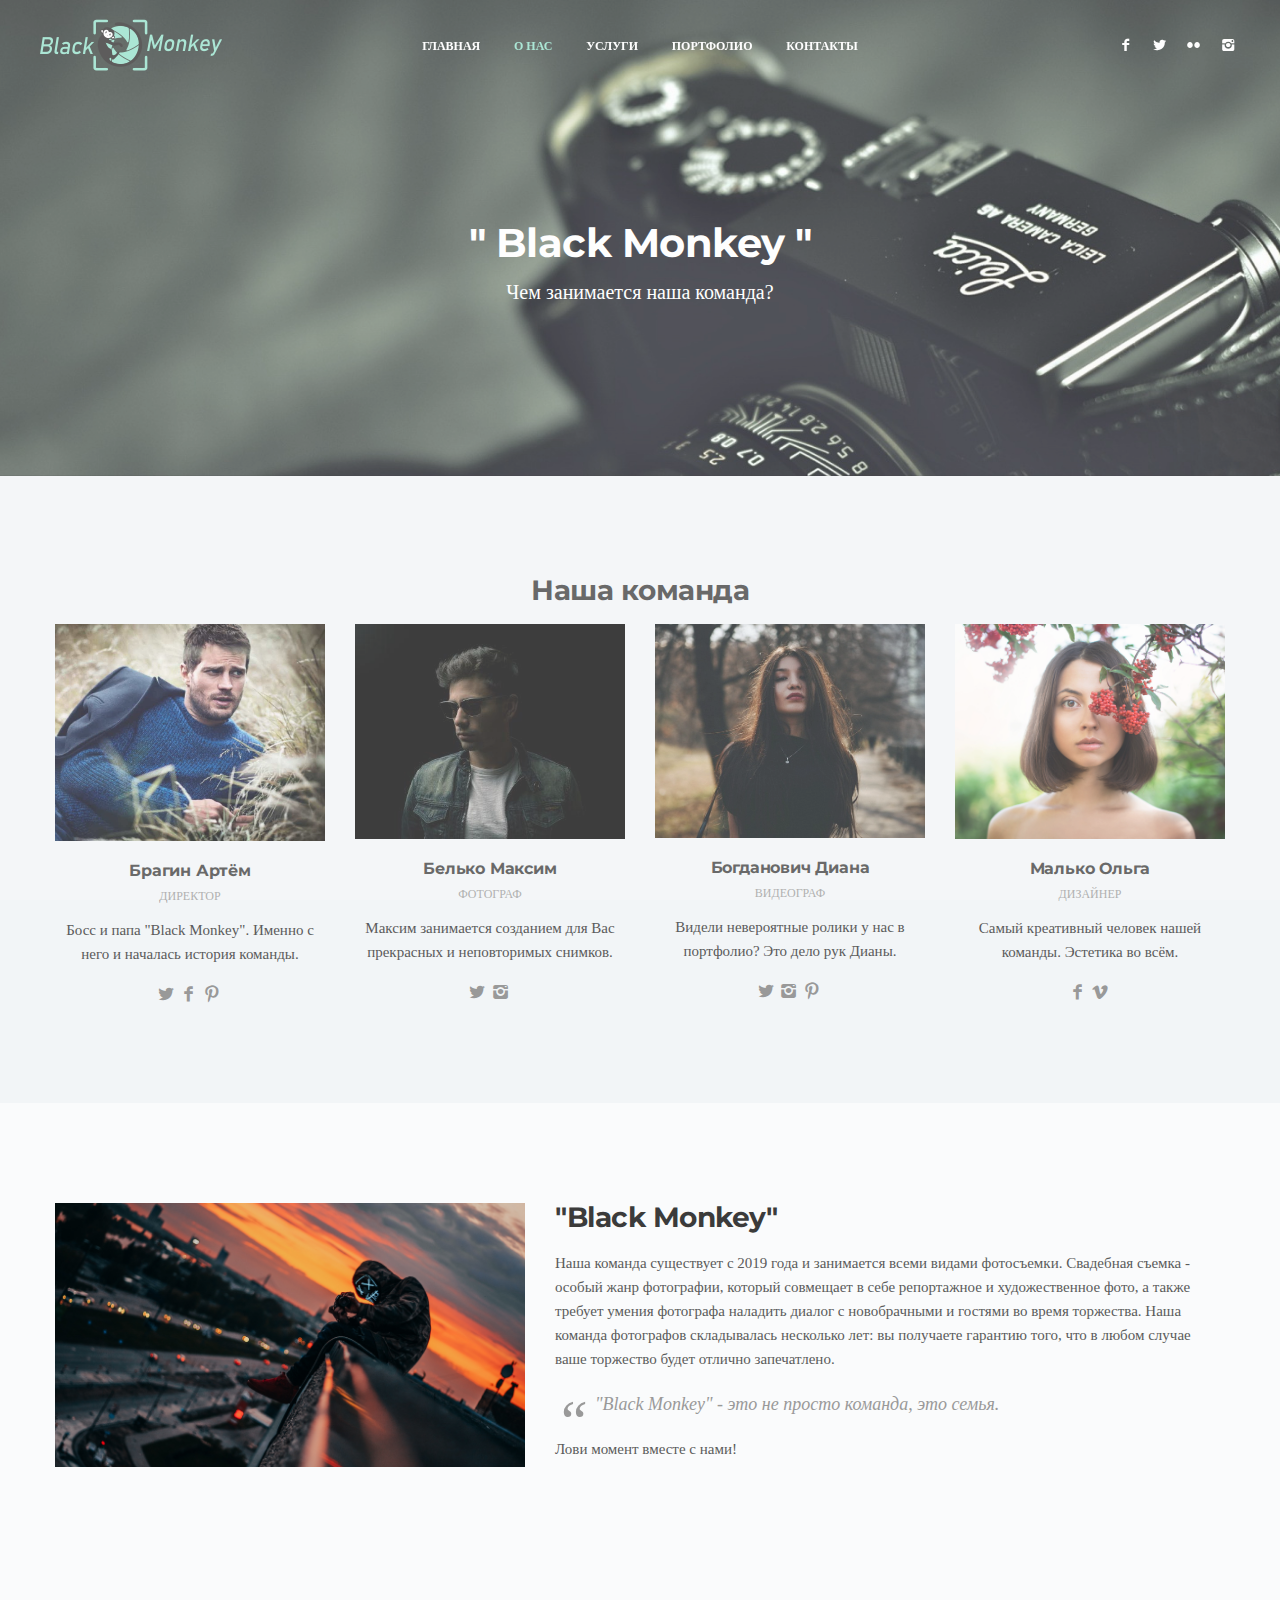
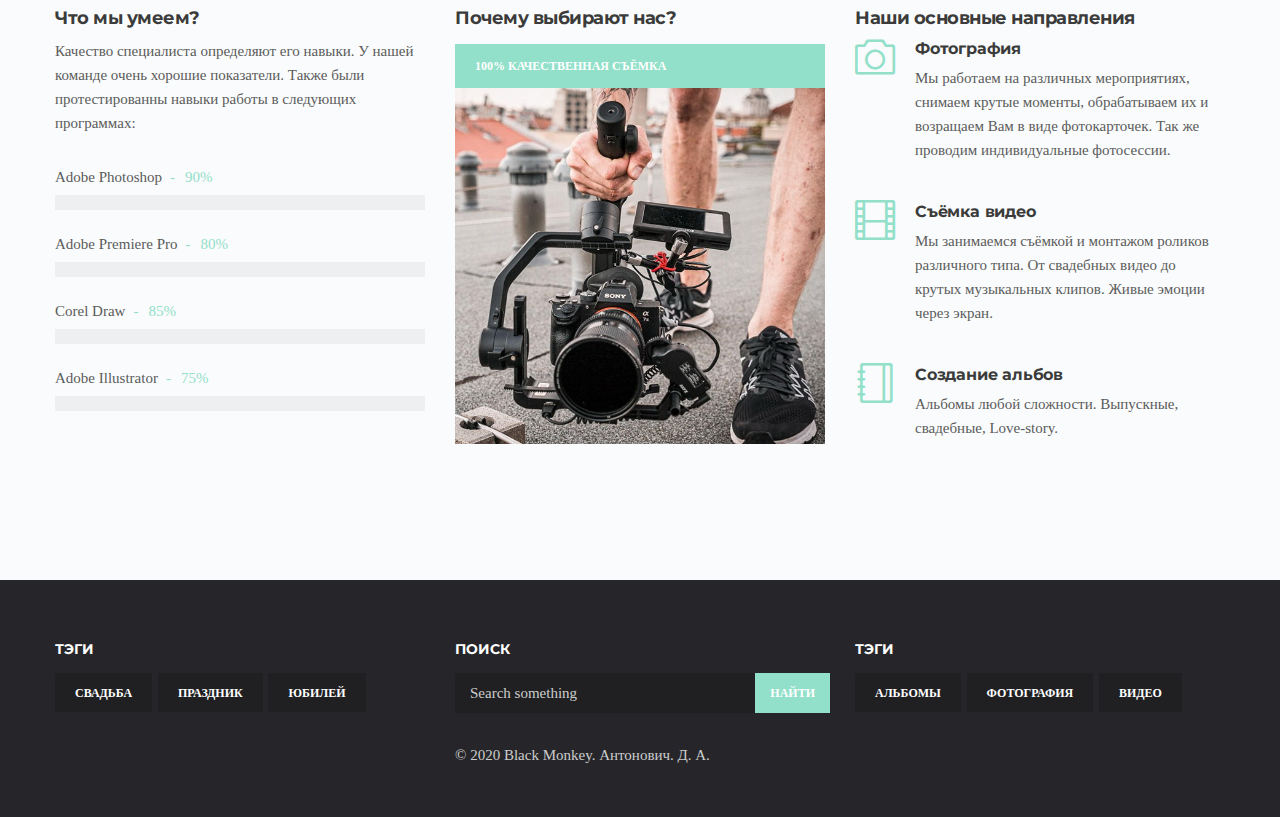
<file: about.html>
﻿<!DOCTYPE html>
<html lang="en">
<head>
<meta charset="utf-8">
<meta name="viewport" content="width=device-width, initial-scale=1.0">
<meta name="description" content="">
<meta name="author" content="">
<link rel="shortcut icon" href="img/mini_logo.png">
<title>Black Monkey</title>
<link href="style/css/bootstrap.min.css" rel="stylesheet">
<link href="style/css/plugins.css" rel="stylesheet">
<link href="style.css" rel="stylesheet">
<link href="style/css/color/lightgreen.css" rel="stylesheet">
<link href='http://fonts.googleapis.com/css?family=Montserrat:400,700' rel='stylesheet' type='text/css'>
<link href='http://fonts.googleapis.com/css?family=Karla:400,400italic,700,700italic' rel='stylesheet' type='text/css'>
<link href="style/type/icons.css" rel="stylesheet">
</head>

<body>
<div id="preloader"><div class="textload">Loading</div><div id="status"><div class="spinner"></div></div></div>
<main class="body-wrapper">
  <div class="navbar">
    <div class="navbar-header">
      <div class="basic-wrapper"> 
        <div class="navbar-brand"> <a href="index.html"><img src="#" srcset="img/full_logo.png 1x" /></a> </div>
        <a class="btn responsive-menu" data-toggle="collapse" data-target=".navbar-collapse"><i></i></a>
      </div>
    </div>
    <nav class="collapse navbar-collapse">
      <ul class="nav navbar-nav">
        <li class="dropdown"><a href="index.html">Главная</a></li>
        <li class="current dropdown"><a href="#" class="dropdown-toggle js-activated">О нас<span class="caret"></span></a>
          <ul class="dropdown-menu"> 
            <li><a href="history.html">История</a></li>
            <li><a href="about.html">Деятельность</a></li>
            <li><a href="questions.html">Часто задаваемые вопросы</a></li>
          </ul>
        </li> 
        <li class="dropdown"><a href="#" class="dropdown-toggle js-activated">Услуги<span class="caret"></span></a>
          <ul class="dropdown-menu">
            <li><a href="price_photo.html">Фотосъёмка</a></li>
            <li><a href="price_albums.html">Альбомы</a></li>
          </ul>
        </li>
        <li class="dropdown"><a href="portfolio.html">Портфолио</a></li>
        <li class="dropdown"><a href="#" class="dropdown-toggle js-activated">Контакты<span class="caret"></span></a>
          <ul class="dropdown-menu">
            <li><a href="map.html">Карта зон выезда</a></li>
            <li><a href="contact.html">Обратная связь</a></li>    
          </ul>
        </li>
       
      </ul> 
    </nav>
    
    <div class="social-wrapper">
      <ul class="social naked">
        <li><a href="#"><i class="icon-s-facebook"></i></a></li>
        <li><a href="#"><i class="icon-s-twitter"></i></a></li>
        <li><a href="#"><i class="icon-s-flickr"></i></a></li>
        <li><a href="#"><i class="icon-s-instagram"></i></a></li>
      </ul>
    </div>
  </div>

  
  <div class="post-parallax parallax inverse-wrapper parallax1" style="background-image: url(img/bg.jpg);">
    <div class="container inner text-center">
      <div class="headline text-center">
        <h2>"  Black Monkey  "</h2>
        <p class="lead">Чем занимается наша команда?</p>
      </div>
    </div>
  </div>
  
  <div class="dark-wrapper">
    <div class="container inner">
      <h3 class="section-title text-center">Наша команда</h3>
      <div class="row grid-view">
        <div class="col-sm-3 text-center">
          <figure><img src="img/boss.jpg" alt="" /></figure>
          <h4 class="post-title">Брагин Артём</h4>
          <div class="meta">Директор</div>
          <p>Босс и папа "Black Monkey". Именно с него и началась история команды.</p>
          <ul class="social naked bigger text-center">
            <li><a href="#"><i class="icon-s-twitter"></i></a></li>
            <li><a href="#"><i class="icon-s-facebook"></i></a></li>
            <li><a href="#"><i class="icon-s-pinterest"></i></a></li>
          </ul>
        </div>
        <!-- /column -->
        <div class="col-sm-3 text-center">
          <figure><img src="img/photographer.jpg" alt="" /></figure>
          <h4 class="post-title">Белько Максим</h4>
          <div class="meta">Фотограф</div>
          <p>Максим занимается созданием для Вас прекрасных и неповторимых снимков.</p>
          <ul class="social naked bigger text-center">
            <li><a href="#"><i class="icon-s-twitter"></i></a></li>
            <li><a href="#"><i class="icon-s-instagram"></i></a></li>
          </ul>
        </div>
      
        <div class="col-sm-3 text-center">
          <figure><img src="img/videograf.jpg" alt="" /></figure>
          <h4 class="post-title">Богданович Диана</h4>
          <div class="meta">Видеограф</div>
          <p>Видели невероятные ролики у нас в портфолио? Это дело рук Дианы. </p>
          <ul class="social naked bigger text-center">
            <li><a href="#"><i class="icon-s-twitter"></i></a></li>
            <li><a href="#"><i class="icon-s-instagram"></i></a></li>
            <li><a href="#"><i class="icon-s-pinterest"></i></a></li>
          </ul>
        </div>
 
        <div class="col-sm-3 text-center">
          <figure><img src="img/designer.jpg" alt="" /></figure>
          <h4 class="post-title">Малько Ольга</h4>
          <div class="meta">Дизайнер</div>
          <p>Самый креативный человек нашей команды. Эстетика во всём.</p>
          <ul class="social naked bigger text-center">
            <li><a href="#"><i class="icon-s-facebook"></i></a></li>
            <li><a href="#"><i class="icon-s-vimeo"></i></a></li>
          </ul>
        </div>
      </div>
    </div> 
  </div>

  
  <div class="light-wrapper">
    <div class="container inner">
      <div class="row">
        <div class="col-sm-5">
          <figure><img src="img/team2.jpg" alt="" /></figure>
        </div>
        <div class="col-sm-7">
          <h3 class="section-title">"Black Monkey"</h3>
          <p>Наша команда существует с 2019 года и занимается всеми видами фотосъемки. Свадебная съемка - особый жанр фотографии, который совмещает в себе репортажное и художественное фото, а также требует умения фотографа наладить диалог с новобрачными и гостями во время торжества. Наша команда фотографов складывалась несколько лет: вы получаете гарантию того, что в любом случае ваше торжество будет отлично запечатлено.</p>
          <div class="small-quote">
            <blockquote>
              <p> "Black Monkey" - это не просто команда, это семья.</p>
            </blockquote>
          </div>
          <p>Лови момент вместе с нами!</p>
        </div>
      </div>
      
      <div class="divide60"></div>
      <div class="divide60"></div>
      <div class="row">
        <div class="col-sm-4">
          <h3>Что мы умеем?</h3>
          <p>Качество специалиста определяют его навыки. У нашей команде очень хорошие показатели. Также были протестированны навыки работы в следующих программах:</p>
          <div class="divide10"></div>
          <ul class="progress-list">
            <li>
              <p>Adobe Photoshop<em>90%</em></p>
              <div class="progress plain">
                <div class="bar" data-width="90"></div>
              </div>
            </li>
            <li>
              <p>Adobe Premiere Pro<em>80%</em></p>
              <div class="progress plain">
                <div class="bar" data-width="80"></div>
              </div>
            </li>
            <li>
              <p>Corel Draw<em>85%</em></p>
              <div class="progress plain">
                <div class="bar" data-width="85"></div>
              </div>
            </li>
            <li>
              <p>Adobe Illustrator<em>75%</em></p>
              <div class="progress plain">
                <div class="bar" data-width="75"></div>
              </div>
            </li>
          </ul>
        </div>

        <div class="col-sm-4">
          <h3>Почему выбирают нас?</h3>
          <div class="divide5"></div>
          <div class="panel-group" id="accordion">
            <div class="panel panel-default">
              <div class="panel-heading">
                <h4 class="panel-title"> <a data-toggle="collapse" class="panel-toggle active" data-parent="#accordion" href="#collapseOne"> 100% качественная съёмка </a> </h4>
              </div>
              <div id="collapseOne" class="panel-collapse collapse in">
            <figure><img src="img/stab.jpg" alt="" /></figure>
              </div>
               </div>
             </div>
        </div>
        <div class="col-sm-4">
          <h3>Наши основные направления</h3>
          <div class="feature">
            <div class="icon"> <i class="budicon-camera-1 icn"></i> </div>
            <h4>Фотография</h4>
            <p>Мы работаем на различных мероприятиях, снимаем крутые моменты, обрабатываем их и возращаем Вам в виде фотокарточек. Так же проводим индивидуальные фотосессии.</p>
          </div>
          <div class="feature">
            <div class="icon"> <i class="budicon-video-1 icn"></i> </div>
            <h4>Съёмка видео</h4>
            <p>Мы занимаемся съёмкой и монтажом роликов различного типа. От свадебных видео до крутых музыкальных клипов. Живые эмоции через экран.</p>
          </div>
          <div class="feature">
            <div class="icon"> <i class="budicon-book-1"></i> </div>
            <h4>Создание альбов</h4>
            <p>Альбомы любой сложности. Выпускные, свадебные, Love-story.</p>
          </div>
        </div>
      </div>
    </div>
  </div>

  <footer class="footer inverse-wrapper">
    <div class="container inner">
      <div class="row">
        <div class="col-sm-4">
          <div class="widget">
            <h4 class="widget-title">Тэги</h4>
            <ul class="tag-list">
    
              <li><a href="portfolio.html" class="btn">Свадьба</a></li>
              <li><a href="portfolio.html" class="btn">Праздник</a></li>
              <li><a href="portfolio.html" class="btn">Юбилей</a></li>
            </ul>
          </div>
          </div>
          
        <div class="col-sm-4">
          <div class="widget">
            <h4 class="widget-title">Поиск</h4>
            <form class="searchform" method="get">
              <input type="text" id="s2" name="s" value="Search something" onfocus="this.value=''" onblur="this.value='Search something'">
              <button type="submit" class="btn btn-default">Найти</button>
            </form>
          </div>
          <div class="widget">
        <a href="">© 2020 Black Monkey. Антонович. Д. А.</a>
          </div>
        </div>
             <div class="col-sm-4">
          <div class="widget">
            <h4 class="widget-title">Тэги</h4>
            <ul class="tag-list">
    
              <li><a href="price_albums.html" class="btn">Альбомы</a></li>
              <li><a href="price_photo.html" class="btn">Фотография</a></li>
              <li><a href="price_photo.html" class="btn">Видео</a></li>
            </ul>
          </div>
    </div>
    </div>
  </footer>
  
</main>
<script src="style/js/jquery.min.js"></script> 
<script src="style/js/bootstrap.min.js"></script> 
<script src="style/js/plugins.js"></script> 
<script src="style/js/classie.js"></script> 
<script src="style/js/jquery.themepunch.tools.min.js"></script> 
<script src="style/js/scripts.js"></script>
</body>
</html>
</file>
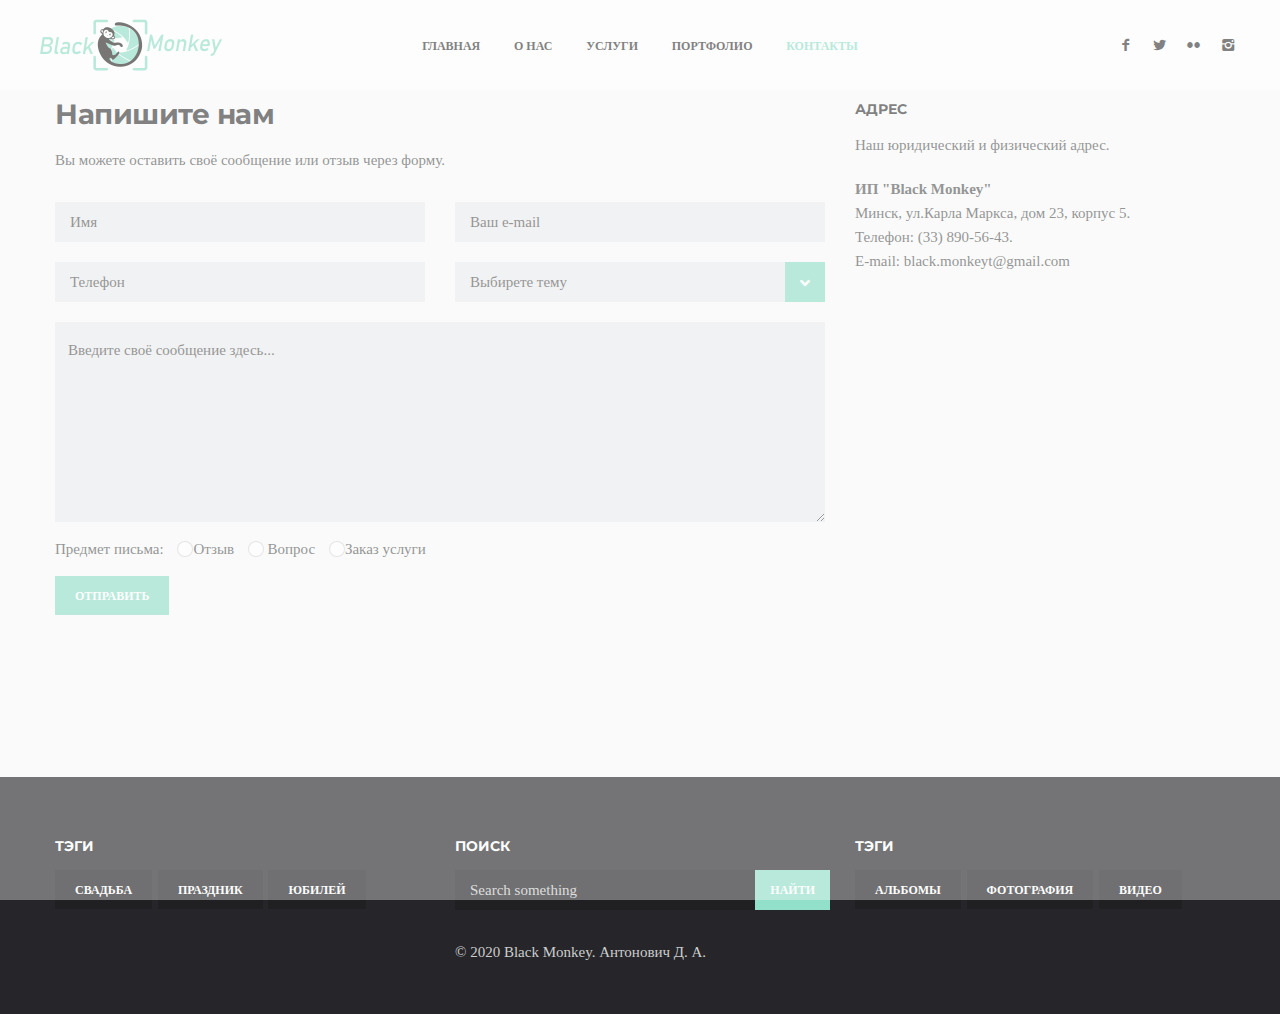
<file: contact.html>
﻿<!DOCTYPE html>
<html lang="en">
<head>
<meta charset="utf-8">
<meta name="viewport" content="width=device-width, initial-scale=1.0">
<meta name="description" content="">
<meta name="author" content="">
<link rel="shortcut icon" href="img/mini_logo.png">
<title>Black Monkey</title>
<link href="style/css/bootstrap.min.css" rel="stylesheet">
<link href="style/css/plugins.css" rel="stylesheet">
<link href="style.css" rel="stylesheet">
<link href="style/css/color/lightgreen.css" rel="stylesheet">
<link href='http://fonts.googleapis.com/css?family=Montserrat:400,700' rel='stylesheet' type='text/css'>
<link href='http://fonts.googleapis.com/css?family=Karla:400,400italic,700,700italic' rel='stylesheet' type='text/css'>
<link href="style/type/icons.css" rel="stylesheet">
</head>

<body>
<div id="preloader"><div class="textload">Loading</div><div id="status"><div class="spinner"></div></div></div>
<main class="body-wrapper">
  <div class="navbar solid light">
    <div class="navbar-header">
      <div class="basic-wrapper"> 
        <div class="navbar-brand"> <a href="index.html"><img src="#" srcset="img/full_logo.png 1x" /></a> </div>
        <a class="btn responsive-menu" data-toggle="collapse" data-target=".navbar-collapse"><i></i></a>
      </div>
    </div>
    <nav class="collapse navbar-collapse">
      <ul class="nav navbar-nav">
        <li class="dropdown"><a href="index.html">Главная</a></li>
        <li class="dropdown"><a href="#" class="dropdown-toggle js-activated">О нас<span class="caret"></span></a>
          <ul class="dropdown-menu"> 
            <li><a href="history.html">История</a></li>
            <li><a href="about.html">Деятельность</a></li>
            <li><a href="questions.html">Часто задаваемые вопросы</a></li>
          </ul>
        </li> 
        <li class="dropdown"><a href="#" class="dropdown-toggle js-activated">Услуги<span class="caret"></span></a>
          <ul class="dropdown-menu">
            <li><a href="price_photo.html">Фотосъёмка</a></li>
            <li><a href="price_albums.html">Альбомы</a></li>
          </ul>
        </li>
        <li class="dropdown"><a href="portfolio.html">Портфолио</a></li>
        <li class="current dropdown"><a href="#" class="dropdown-toggle js-activated">Контакты<span class="caret"></span></a>
          <ul class="dropdown-menu">
            <li><a href="map.html">Карта зон выезда</a></li>
            <li><a href="contact.html">Обратная связь</a></li>    
          </ul>
        </li>
       
      </ul> 
    </nav>
    
    <div class="social-wrapper">
      <ul class="social naked">
        <li><a href="#"><i class="icon-s-facebook"></i></a></li>
        <li><a href="#"><i class="icon-s-twitter"></i></a></li>
        <li><a href="#"><i class="icon-s-flickr"></i></a></li>
        <li><a href="#"><i class="icon-s-instagram"></i></a></li>
      </ul>
    </div>
  </div>

  
  <div class="light-wrapper">
    <div class="container inner">
      <div class="row">
        <div class="col-sm-8">
          <h2 class="section-title">Напишите нам</h2>
          <p>Вы можете оставить своё сообщение или отзыв через форму.</p>
          <div class="divide10"></div>
          <div class="form-container">
            <form action="contact/vanilla-form.php" method="post" class="vanilla vanilla-form" novalidate="novalidate">
              <div class="row">
                <div class="col-sm-6">
                  <div class="form-field">
                    <label>
                      <input type="text" name="name" placeholder="Имя" required="required">
                    </label>
                  </div>
                </div>
                <!--/column -->
                <div class="col-sm-6">
                  <div class="form-field">
                    <label>
                      <input type="email" name="email" placeholder="Ваш e-mail" required="required">
                    </label>
                  </div>
                </div>

                <div class="col-sm-6">
                  <div class="form-field">
                    <label>
                      <input type="tel" name="tel" placeholder="Телефон">
                    </label>
                  </div>
                </div>

                <div class="col-sm-6">
                  <div class="form-field">
                    <label class="custom-select">
                      <select name="department" required="required">
                        <option value="">Выбирете тему</option>
                        <option value="Sales">Фотосессия</option>
                        <option value="Marketing">Видеосъёмка</option>
                        <option value="Support">Альбомы</option>
                        <option value="Other">Другое</option>
                      </select>
                      <span></span> </label>
                  </div>
                </div>
              </div>

              <textarea name="message" placeholder="Введите своё сообщение здесь..." required="required"></textarea>
              <div class="radio-set">
                <label>Предмет письма:</label>
                <label>
                  <input type="radio" name="subject" value="General">
                  <span></span>Отзыв</label>
                <label>
                  <input type="radio" name="subject" value="Hi">
                  <span></span> Вопрос</label>
                <label>
                  <input type="radio" name="subject" value="Other">
                  <span></span>Заказ услуги</label>
              </div>
              <!--/.radio-set -->
              <input type="submit" class="btn" value="Отправить" data-error="Заполните все поля" data-processing="Отправка..." data-success="Спасибо!">
              <footer class="notification-box"></footer>
            </form>
          </div>
        </div>

        
        <aside class="col-sm-4">
          <div class="sidebox widget">
            <h3 class="widget-title">Адрес</h3>
            <p>Наш юридический и физический адрес.</p>
            <address>
            <strong>ИП "Black Monkey"</strong><br>Минск, ул.Карла Маркса, дом 23, корпус 5.<br>
            Телефон: (33) 890-56-43.<br>
            E-mail: <a href="mailto:#">black.monkeyt@gmail.com</a>
            </address>
          </div>      
        </aside>
      </div>
    </div>
  </div>

  
 <footer class="footer inverse-wrapper">
    <div class="container inner">
      <div class="row">
        <div class="col-sm-4">
          <div class="widget">
            <h4 class="widget-title">Тэги</h4>
            <ul class="tag-list">
    
              <li><a href="portfolio.html" class="btn">Свадьба</a></li>
              <li><a href="portfolio.html" class="btn">Праздник</a></li>
              <li><a href="portfolio.html" class="btn">Юбилей</a></li>
            </ul>
          </div>
          </div>
          
        <div class="col-sm-4">
          <div class="widget">
            <h4 class="widget-title">Поиск</h4>
            <form class="searchform" method="get">
              <input type="text" id="s2" name="s" value="Search something" onfocus="this.value=''" onblur="this.value='Search something'">
              <button type="submit" class="btn btn-default">Найти</button>
            </form>
          </div>
          <div class="widget">
        <a href="">© 2020 Black Monkey. Антонович Д. А.</a>
          </div>
        </div>
             <div class="col-sm-4">
          <div class="widget">
            <h4 class="widget-title">Тэги</h4>
            <ul class="tag-list">
    
              <li><a href="price_albums.html" class="btn">Альбомы</a></li>
              <li><a href="price_photo.html" class="btn">Фотография</a></li>
              <li><a href="price_photo.html" class="btn">Видео</a></li>
            </ul>
          </div>
    </div>
    </div>
  </footer>
  
</main>
<!--/.body-wrapper --> 
<script src="style/js/jquery.min.js"></script> 
<script src="style/js/bootstrap.min.js"></script> 
<script src="style/js/plugins.js"></script> 
<script src="style/js/classie.js"></script> 
<script src="style/js/jquery.themepunch.tools.min.js"></script> 
<script src="style/js/scripts.js"></script>
</body>
</html>
</file>
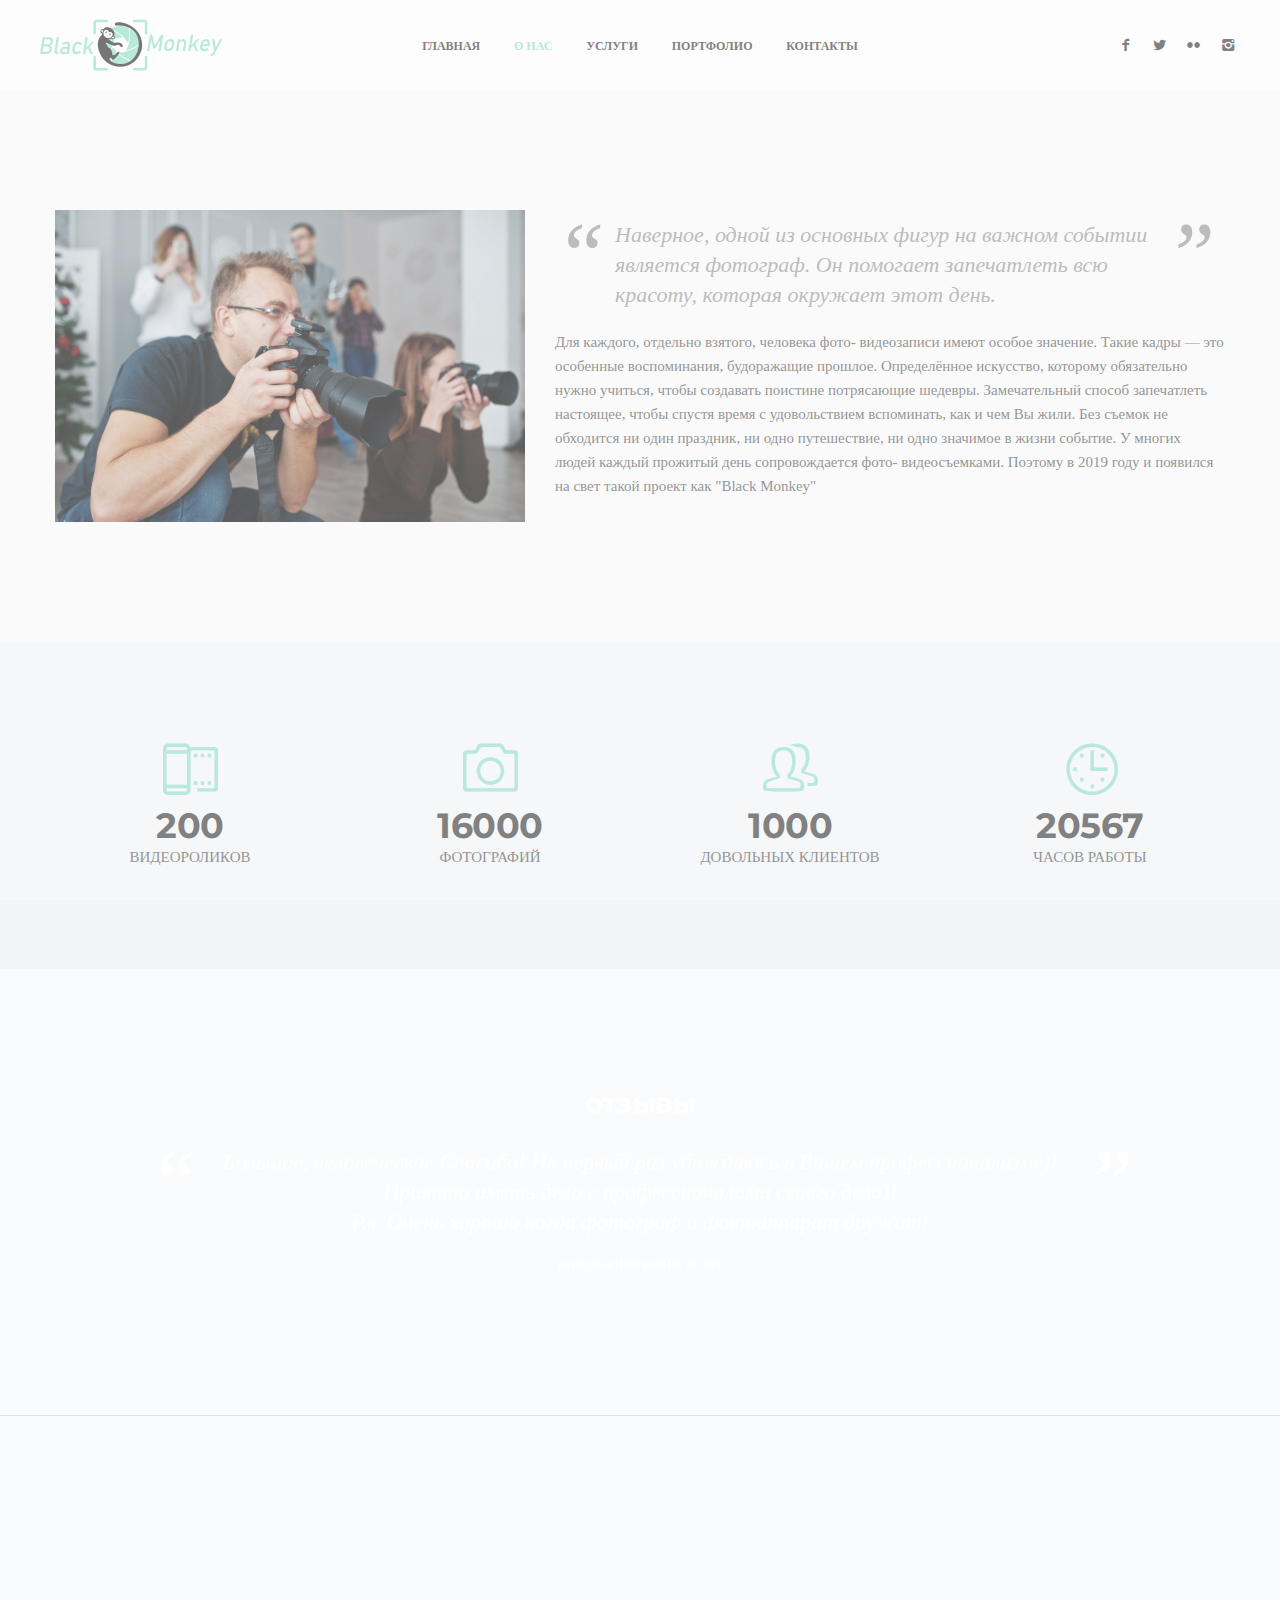
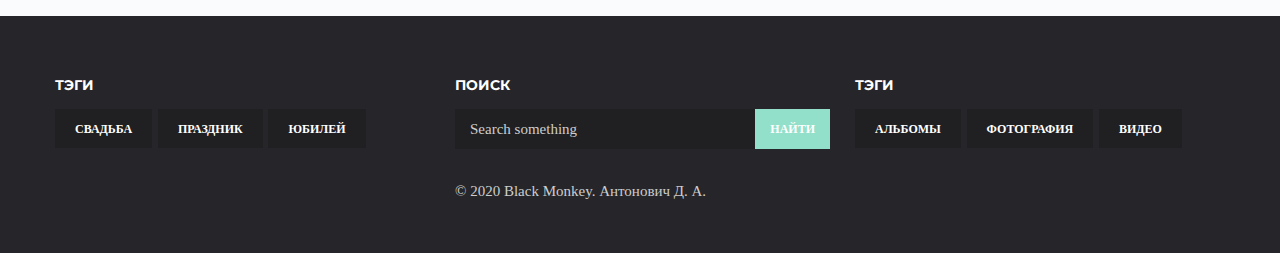
<file: history.html>
﻿<!DOCTYPE html>
<html lang="en">
<head>
<meta charset="utf-8">
<meta name="viewport" content="width=device-width, initial-scale=1.0">
<meta name="description" content="">
<meta name="author" content="">
<link rel="shortcut icon" href="img/mini_logo.png">
<title>Black Monkey</title>
<link href="style/css/bootstrap.min.css" rel="stylesheet">
<link href="style/css/plugins.css" rel="stylesheet">
<link href="style.css" rel="stylesheet">
<link href="style/css/color/lightgreen.css" rel="stylesheet">
<link href='http://fonts.googleapis.com/css?family=Montserrat:400,700' rel='stylesheet' type='text/css'>
<link href='http://fonts.googleapis.com/css?family=Karla:400,400italic,700,700italic' rel='stylesheet' type='text/css'>
<link href="style/type/icons.css" rel="stylesheet">
</head>

<body>
<div id="preloader"><div class="textload">Loading</div><div id="status"><div class="spinner"></div></div></div>
<main class="body-wrapper">
  <div class="navbar solid light">
    <div class="navbar-header">
      <div class="basic-wrapper"> 
        <div class="navbar-brand"> <a href="index.html"><img src="#" srcset="img/full_logo.png 1x" /></a> </div>
        <a class="btn responsive-menu" data-toggle="collapse" data-target=".navbar-collapse"><i></i></a>
      </div>
    </div>
    <nav class="collapse navbar-collapse">
      <ul class="nav navbar-nav">
        <li class="dropdown"><a href="index.html">Главная</a></li>
        <li class="current dropdown"><a href="#" class="dropdown-toggle js-activated">О нас<span class="caret"></span></a>
          <ul class="dropdown-menu"> 
            <li><a href="history.html">История</a></li>
            <li><a href="about.html">Деятельность</a></li>
            <li><a href="questions.html">Часто задаваемые вопросы</a></li>
          </ul>
        </li> 
        <li class="dropdown"><a href="#" class="dropdown-toggle js-activated">Услуги<span class="caret"></span></a>
          <ul class="dropdown-menu">
            <li><a href="price_photo.html">Фотосъёмка</a></li>
            <li><a href="price_albums.html">Альбомы</a></li>
          </ul>
        </li>
        <li class="dropdown"><a href="portfolio.html">Портфолио</a></li>
        <li class="dropdown"><a href="#" class="dropdown-toggle js-activated">Контакты<span class="caret"></span></a>
          <ul class="dropdown-menu">
            <li><a href="map.html">Карта зон выезда</a></li>
            <li><a href="contact.html">Обратная связь</a></li>    
          </ul>
        </li>
       
      </ul> 
    </nav>
    
    <div class="social-wrapper">
      <ul class="social naked">
        <li><a href="#"><i class="icon-s-facebook"></i></a></li>
        <li><a href="#"><i class="icon-s-twitter"></i></a></li>
        <li><a href="#"><i class="icon-s-flickr"></i></a></li>
        <li><a href="#"><i class="icon-s-instagram"></i></a></li>
      </ul>
    </div>
  </div>

  <div class="offset"></div>
  <div class="light-wrapper">
    <div class="container inner">
      <div class="divide20"></div>
      <div class="row">
        <div class="col-sm-5">
          <figure><img src="img/team.jpg" alt=""></figure>
        </div>
        <div class="col-sm-7">
          <blockquote>
            <p> Наверное, одной из основных фигур на важном событии является фотограф. Он помогает запечатлеть всю красоту, которая окружает этот день.</p>
          </blockquote>
          <p>Для каждого, отдельно взятого, человека фото- видеозаписи имеют особое значение. Такие кадры — это особенные воспоминания, будоражащие прошлое. Определённое искусство, которому обязательно нужно учиться, чтобы создавать поистине потрясающие шедевры. Замечательный способ запечатлеть настоящее, чтобы спустя время с удовольствием вспоминать, как и чем Вы жили. Без съемок не обходится ни один праздник, ни одно путешествие, ни одно значимое в жизни событие. У многих людей каждый прожитый день сопровождается фото- видеосъемками. Поэтому в 2019 году и появился на свет такой проект как "Black Monkey"</p>
        </div>
      </div>
      <div class="clearfix"></div>
    </div>
  </div>
  
  <div class="dark-wrapper">
    <div class="container inner">
      <div class="row text-center facts">
        <div class="col-sm-3">

          <div class="icon-large"> <i class="budicon-video-2"></i> </div>
          <h2>200</h2>
          <p>Видеороликов</p>
        </div>
        <div class="col-sm-3">
          <div class="icon-large"> <i class="budicon-camera-1"></i> </div>
          <h2>16000</h2>
          <p>Фотографий</p>
        </div>
        <div class="col-sm-3">
          <div class="icon-large"> <i class="budicon-authors"></i> </div>
          <h2>1000</h2>
          <p>Довольных клиентов</p>
        </div>
        <div class="col-sm-3">
          <div class="icon-large"> <i class="budicon-clock-3"></i> </div>
          <h2>20567</h2>
          <p>Часов работы</p>
        </div>
      </div>
    </div>
  </div>
  

    <div class="parallax parallax1 inverse-wrapper customers" style="background-image: url(img/back.jpg);">
    <div class="container inner text-center">
      <h3 class="section-title">отзывы</h3>
      <div class="testimonials owl-carousel thin">
        <div class="item">
          <blockquote>
            <p>Большое, человеческое Спасибо! Не первый раз убеждаюсь в Вашем профессионализме)! Приятно иметь дело с профессионалами своего дела)!<br>P.s. Очень хорошо когда фотограф и фотоаппарат дружат!<small class="meta">Николаенко  Юлия, 28 лет</small></p>
          </blockquote>
        </div>
 
        <div class="item">
          <blockquote>
            <p>Огромная благодарность фотостудии "Black Monkey" за яркие, красивые выпускные фотоальбомы детского сада. Спасибо за терпение и за исполнение отдельных пожеланий родителей. Только положительные эмоции!<small class="meta">Крутов  Георгий, 35 лет</small></p>
          </blockquote>
        </div>

        <div class="item">
          <blockquote>
            <p>Хочу выразить слава презнательности коллективу фотостудии за приятное общение,вежливость,оперативность.Фото получились настолько живыми и яркими, к тому же были готовы уже на следующий день.Не на минуту не пожелали, что выбрали именно вашу фотостудия.Будем рады прийти к вам ещё.<small class="meta">Прыза Елена, 44 года</small></p>
          </blockquote>
        </div>

        <div class="item">
          <blockquote>
            <p>Хочу выразить свою благодарность менеджеру по работе с выпускниками альбомами! Очень приятная девушка,отзывчивая девушка! Фотосъемка проходила в детском саду. Отношения к деткам, было просто супер! К каждому ребенку был индивидуальный подход. все прошло на высшем уровне! Огромное ей спасибо.<small class="meta">Самуил Олег, 26 лет</small></p>
          </blockquote>
        </div> 
      </div>
    </div>
  </div>
  
  <div class="light-wrapper">
    <div class="container inner">
      </div>
  </div>
  
 <footer class="footer inverse-wrapper">
    <div class="container inner">
      <div class="row">
        <div class="col-sm-4">
          <div class="widget">
            <h4 class="widget-title">Тэги</h4>
            <ul class="tag-list">
    
              <li><a href="portfolio.html" class="btn">Свадьба</a></li>
              <li><a href="portfolio.html" class="btn">Праздник</a></li>
              <li><a href="portfolio.html" class="btn">Юбилей</a></li>
            </ul>
          </div>
          </div>
          
        <div class="col-sm-4">
          <div class="widget">
            <h4 class="widget-title">Поиск</h4>
            <form class="searchform" method="get">
              <input type="text" id="s2" name="s" value="Search something" onfocus="this.value=''" onblur="this.value='Search something'">
              <button type="submit" class="btn btn-default">Найти</button>
            </form>
          </div>
          <div class="widget">
        <a href="">© 2020 Black Monkey. Антонович Д. А.</a>
          </div>
        </div>
             <div class="col-sm-4">
          <div class="widget">
            <h4 class="widget-title">Тэги</h4>
            <ul class="tag-list">
    
              <li><a href="price_albums.html" class="btn">Альбомы</a></li>
              <li><a href="price_photo.html" class="btn">Фотография</a></li>
              <li><a href="price_photo.html" class="btn">Видео</a></li>
            </ul>
          </div>
    </div>
    </div>
  </footer>

</main>
<script src="style/js/jquery.min.js"></script> 
<script src="style/js/bootstrap.min.js"></script> 
<script src="style/js/plugins.js"></script> 
<script src="style/js/classie.js"></script> 
<script src="style/js/jquery.themepunch.tools.min.js"></script> 
<script src="style/js/scripts.js"></script>
</body>
</html>
</file>
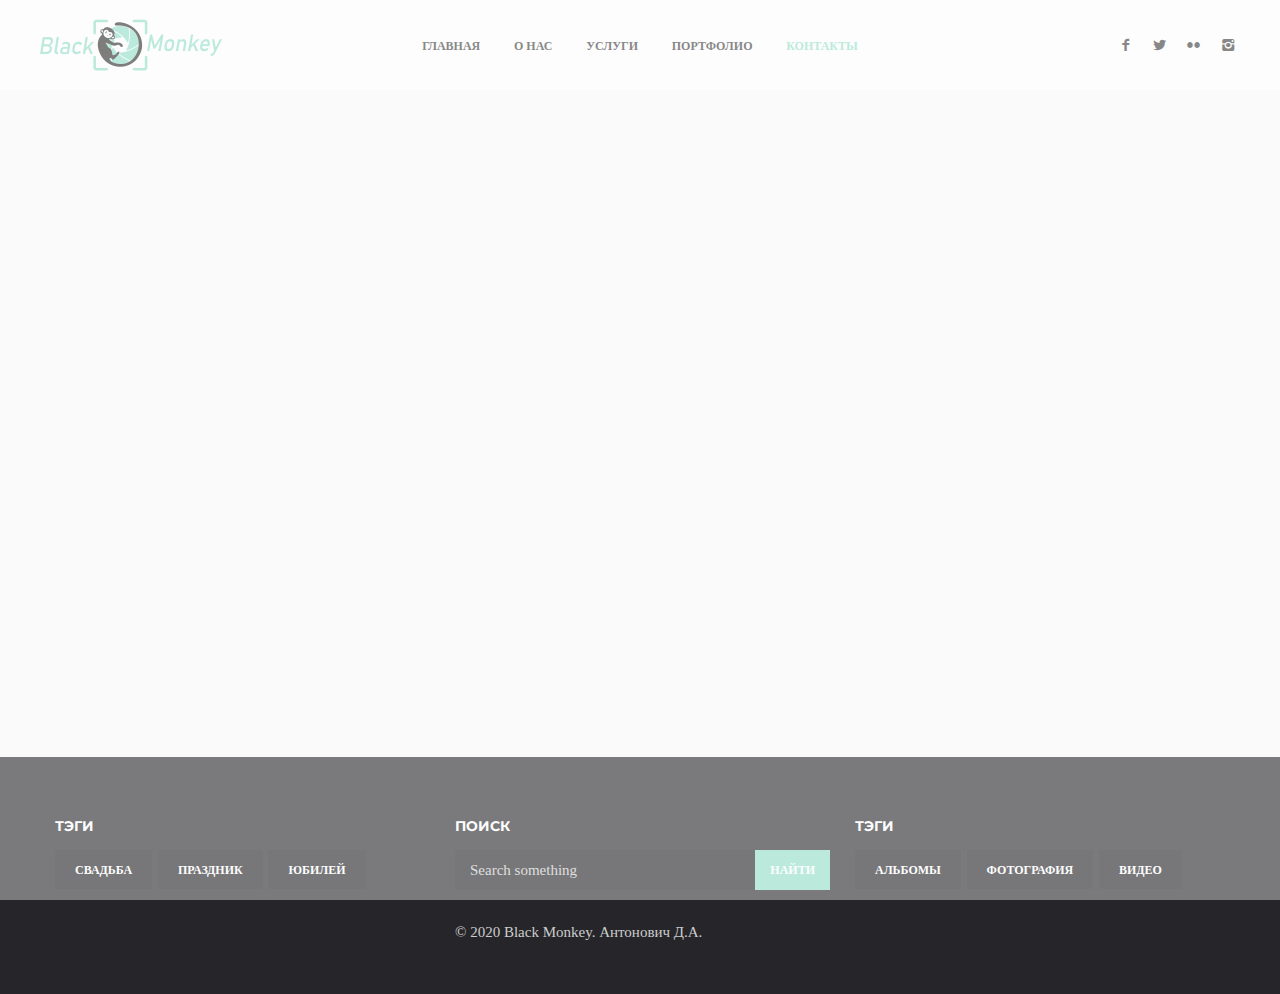
<file: map.html>
﻿<!DOCTYPE html>
<html lang="en">
<head>
<meta charset="utf-8">
<meta name="viewport" content="width=device-width, initial-scale=1.0">
<meta name="description" content="">
<meta name="author" content="">
<link rel="shortcut icon" href="img/mini_logo.png">
<title>Black Monkey</title>
<link href="style/css/bootstrap.min.css" rel="stylesheet">
<link href="style/css/plugins.css" rel="stylesheet">
<link href="style.css" rel="stylesheet">
<link href="style/css/color/lightgreen.css" rel="stylesheet">
<link href='http://fonts.googleapis.com/css?family=Montserrat:400,700' rel='stylesheet' type='text/css'>
<link href='http://fonts.googleapis.com/css?family=Karla:400,400italic,700,700italic' rel='stylesheet' type='text/css'>
<link href="style/type/icons.css" rel="stylesheet">
</head>

<body>
<div id="preloader"><div class="textload">Loading</div><div id="status"><div class="spinner"></div></div></div>
<main class="body-wrapper">
  <div class="navbar solid light">
    <div class="navbar-header">
      <div class="basic-wrapper"> 
        <div class="navbar-brand"> <a href="index.html"><img src="#" srcset="img/full_logo.png 1x" /></a> </div>
        <a class="btn responsive-menu" data-toggle="collapse" data-target=".navbar-collapse"><i></i></a>
      </div>
    </div>
    <nav class="collapse navbar-collapse">
      <ul class="nav navbar-nav">
        <li class="dropdown"><a href="index.html">Главная</a></li>
        <li class="dropdown"><a href="#" class="dropdown-toggle js-activated">О нас<span class="caret"></span></a>
          <ul class="dropdown-menu"> 
            <li><a href="history.html">История</a></li>
            <li><a href="about.html">Деятельность</a></li>
            <li><a href="questions.html">Часто задаваемые вопросы</a></li>
          </ul>
        </li> 
        <li class="dropdown"><a href="#" class="dropdown-toggle js-activated">Услуги<span class="caret"></span></a>
          <ul class="dropdown-menu">
            <li><a href="price_photo.html">Фотосъёмка</a></li>
            <li><a href="price_albums.html">Альбомы</a></li>
          </ul>
        </li>
        <li class="dropdown"><a href="portfolio.html">Портфолио</a></li>
        <li class="current dropdown"><a href="#" class="dropdown-toggle js-activated">Контакты<span class="caret"></span></a>
          <ul class="dropdown-menu">
            <li><a href="map.html">Карта зон выезда</a></li>
            <li><a href="contact.html">Обратная связь</a></li>    
          </ul>
        </li>
       
      </ul> 
    </nav>
    
    <div class="social-wrapper">
      <ul class="social naked">
        <li><a href="#"><i class="icon-s-facebook"></i></a></li>
        <li><a href="#"><i class="icon-s-twitter"></i></a></li>
        <li><a href="#"><i class="icon-s-flickr"></i></a></li>
        <li><a href="#"><i class="icon-s-instagram"></i></a></li>
      </ul>
    </div>
  </div>
  </main>
    <div class="social-wrapper">
      <iframe src="https://www.google.com/maps/embed?pb=!1m14!1m12!1m3!1d2114010.05277968!2d26.821785714994217!3d54.19648457714541!2m3!1f0!2f0!3f0!3m2!1i1024!2i768!4f13.1!5e0!3m2!1sru!2sby!4v1591139667211!5m2!1sru!2sby"  width="1510" height="750" frameborder="0" style="border:0;" allowfullscreen="" aria-hidden="false" tabindex="0"></iframe>
  </div>

  
<footer class="footer inverse-wrapper">
    <div class="container inner">
      <div class="row">
        <div class="col-sm-4">
          <div class="widget">
            <h4 class="widget-title">Тэги</h4>
            <ul class="tag-list">
    
              <li><a href="portfolio.html" class="btn">Свадьба</a></li>
              <li><a href="portfolio.html" class="btn">Праздник</a></li>
              <li><a href="portfolio.html" class="btn">Юбилей</a></li>
            </ul>
          </div>
          </div>
          
        <div class="col-sm-4">
          <div class="widget">
            <h4 class="widget-title">Поиск</h4>
            <form class="searchform" method="get">
              <input type="text" id="s2" name="s" value="Search something" onfocus="this.value=''" onblur="this.value='Search something'">
              <button type="submit" class="btn btn-default">Найти</button>
            </form>
          </div>
          <div class="widget">
        <a href="">© 2020 Black Monkey. Антонович Д.А.</a>
          </div>
        </div>
             <div class="col-sm-4">
          <div class="widget">
            <h4 class="widget-title">Тэги</h4>
            <ul class="tag-list">
    
              <li><a href="price_albums.html" class="btn">Альбомы</a></li>
              <li><a href="price_photo.html" class="btn">Фотография</a></li>
              <li><a href="price_photo.html" class="btn">Видео</a></li>
            </ul>
          </div>
    </div>
    </div>
  </footer>
  
</main>
<script src="style/js/jquery.min.js"></script> 
<script src="style/js/bootstrap.min.js"></script> 
<script src="style/js/plugins.js"></script> 
<script src="style/js/classie.js"></script> 
<script src="style/js/jquery.themepunch.tools.min.js"></script> 
<script src="style/js/scripts.js"></script>
</body>
</html>
</file>
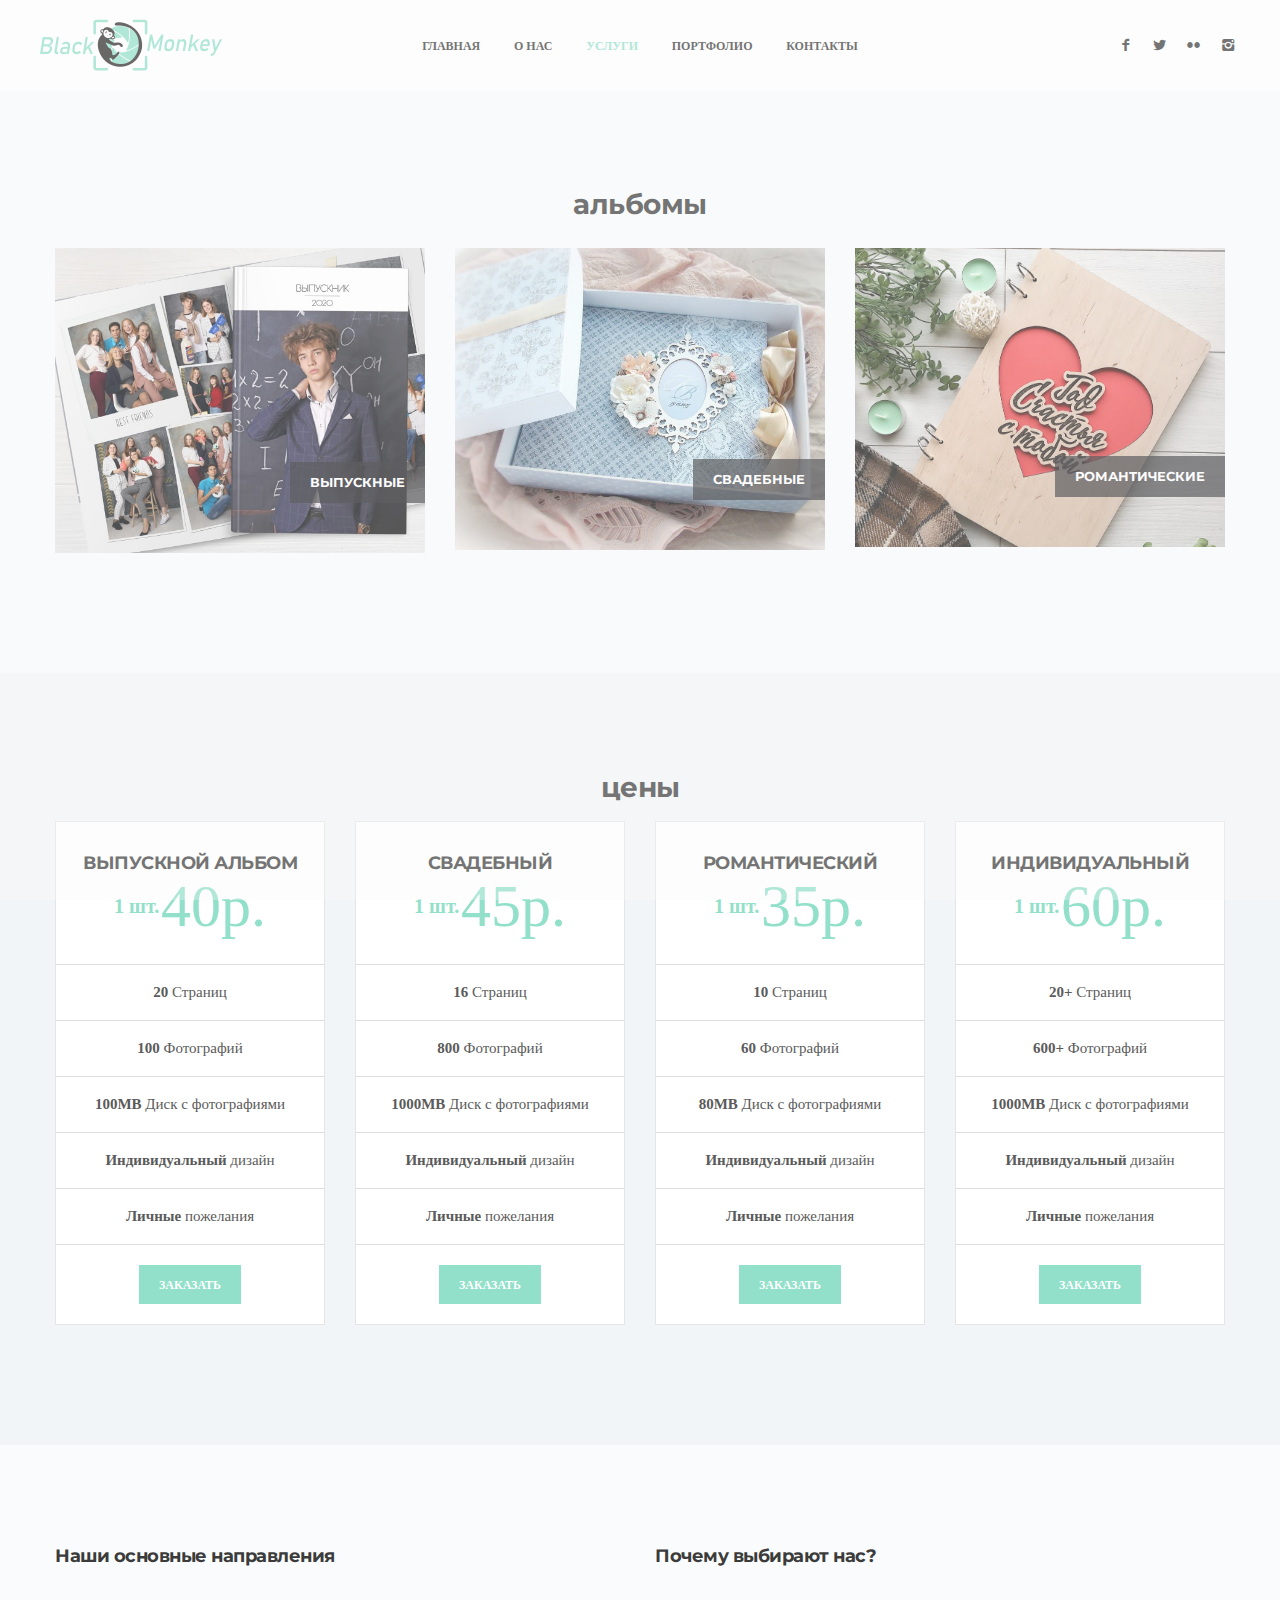
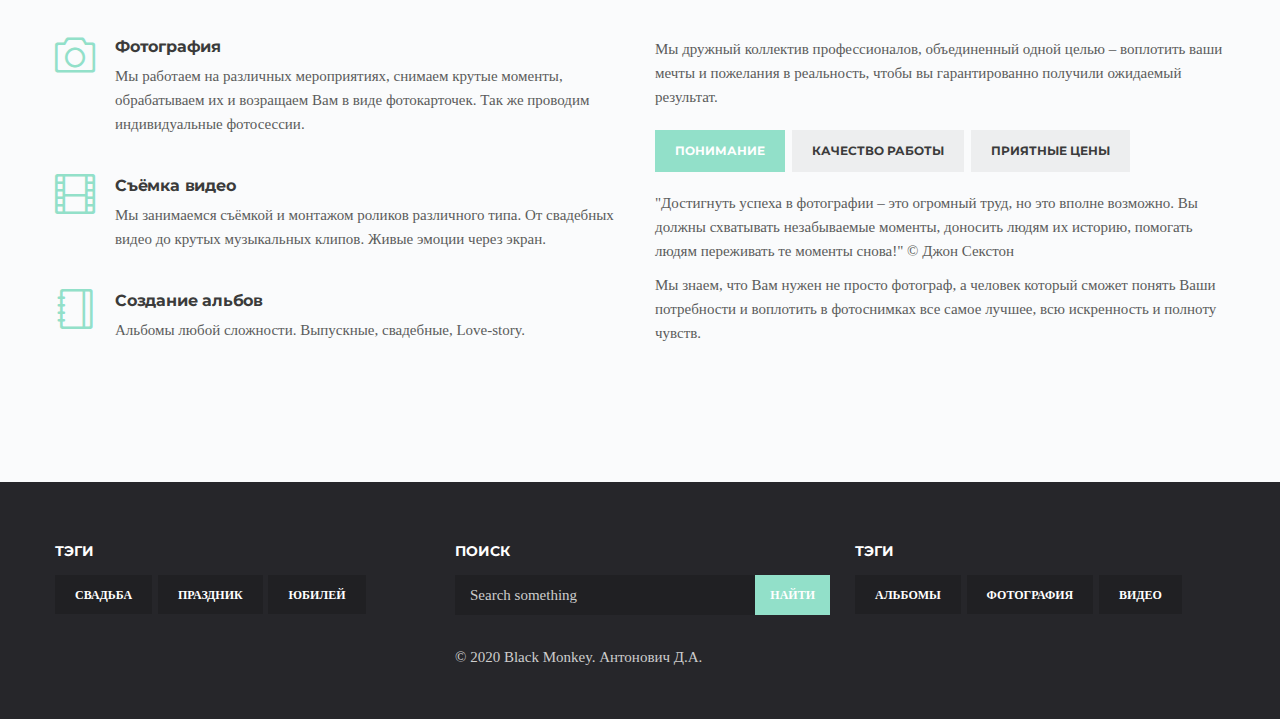
<file: price_albums.html>
﻿<!DOCTYPE html>
<html lang="en">
<head>
<meta charset="utf-8">
<meta name="viewport" content="width=device-width, initial-scale=1.0">
<meta name="description" content="">
<meta name="author" content="">
<link rel="shortcut icon" href="img/mini_logo.png">
<title>Black Monkey</title>
<link href="style/css/bootstrap.min.css" rel="stylesheet">
<link href="style/css/plugins.css" rel="stylesheet">
<link href="style.css" rel="stylesheet">
<link href="style/css/color/lightgreen.css" rel="stylesheet">
<link href='http://fonts.googleapis.com/css?family=Montserrat:400,700' rel='stylesheet' type='text/css'>
<link href='http://fonts.googleapis.com/css?family=Karla:400,400italic,700,700italic' rel='stylesheet' type='text/css'>
<link href="style/type/icons.css" rel="stylesheet">
</head>

<body>
<div id="preloader"><div class="textload">Loading</div><div id="status"><div class="spinner"></div></div></div>
<main class="body-wrapper">
  <div class="navbar solid light">
    <div class="navbar-header">
      <div class="basic-wrapper"> 
        <div class="navbar-brand"> <a href="index.html"><img src="#" srcset="img/full_logo.png 1x" /></a> </div>
        <a class="btn responsive-menu" data-toggle="collapse" data-target=".navbar-collapse"><i></i></a>
      </div>
    </div>
    <nav class="collapse navbar-collapse">
      <ul class="nav navbar-nav">
        <li class="dropdown"><a href="index.html">Главная</a></li>
        <li class="dropdown"><a href="#" class="dropdown-toggle js-activated">О нас<span class="caret"></span></a>
          <ul class="dropdown-menu"> 
            <li><a href="history.html">История</a></li>
            <li><a href="about.html">Деятельность</a></li>
            <li><a href="questions.html">Часто задаваемые вопросы</a></li>
          </ul>
        </li> 
        <li class="current dropdown"><a href="#" class="dropdown-toggle js-activated">Услуги<span class="caret"></span></a>
          <ul class="dropdown-menu">
            <li><a href="price_photo.html">Фотосъёмка</a></li>
            <li><a href="price_albums.html">Альбомы</a></li>
          </ul>
        </li>
        <li class="dropdown"><a href="portfolio.html">Портфолио</a></li>
        <li class="dropdown"><a href="#" class="dropdown-toggle js-activated">Контакты<span class="caret"></span></a>
          <ul class="dropdown-menu">
            <li><a href="map.html">Карта зон выезда</a></li>
            <li><a href="contact.html">Обратная связь</a></li>    
          </ul>
        </li>
      </ul> 
    </nav>
    
    <div class="social-wrapper">
      <ul class="social naked">
        <li><a href="#"><i class="icon-s-facebook"></i></a></li>
        <li><a href="#"><i class="icon-s-twitter"></i></a></li>
        <li><a href="#"><i class="icon-s-flickr"></i></a></li>
        <li><a href="#"><i class="icon-s-instagram"></i></a></li>
      </ul>
    </div>
  </div>

  
  <div class="offset"></div>
  <div class="light-wrapper">
    <div class="container inner">
      <div class="thin">
        <h3 class="section-title text-center">альбомы</h3>
      </div>
      <div class="divide10"></div>
      <div class="row">
        <div class="col-sm-4">
          <div class="caption-overlay">
            <figure><a href="#"><img src="img/schoolalbum.jpg" alt="" /> </a></figure>
            <div class="caption bottom-right">
              <div class="title">
                <h3 class="main-title layer">Выпускные</h3>
              </div>
            </div>
          </div>
        </div>
        <div class="col-sm-4">
          <div class="caption-overlay">
            <figure><a href="#"><img src="img/weddingalbum.jpg" alt="" /> </a></figure>
            <div class="caption bottom-right">
              <div class="title">
                <h3 class="main-title layer">Свадебные</h3>
              </div> 
            </div>
          </div>
        </div>
        <div class="col-sm-4">
          <div class="caption-overlay">
            <figure><a href="#"><img src="img/lovealbum.jpg" alt="" /> </a></figure>
            <div class="caption bottom-right">
              <div class="title">
                <h3 class="main-title layer">Романтические</h3>
              </div>
            </div>
          </div>
        </div>
      </div>  
    </div>
  </div>
  
  <div class="dark-wrapper">
    <div class="container inner">
      <h3 class="section-title text-center">цены</h3>
      <div class="row">
        <div class="col-sm-6 col-md-3">
          <div class="pricing panel">
            <div class="panel-heading">
              <h3 class="panel-title">Выпускной альбом</h3>
              <div class="price"> <span class="price-currency">1 шт.</span> <span class="price-value">40р.</span> </div>
            </div>
            <div class="panel-body">
              <table class="table">
                <tr>
                  <td><strong>20</strong> Страниц</td>
                </tr>
                <tr>
                  <td><strong>100</strong> Фотографий</td>
                </tr>
                <tr>
                  <td><strong>100MB</strong> Диск с фотографиями </td>
                </tr>
                <tr>
                  <td> <strong>Индивидуальный </strong>дизайн</td>
                </tr>
                <tr>
                  <td><strong>Личные </strong>пожелания</td>
                </tr>
              </table>
            </div>
            <div class="panel-footer"> <a href="contact.html" class="btn" role="button">Заказать</a></div>
          </div>
        </div>

        <div class="col-sm-6 col-md-3">
          <div class="pricing panel">
            <div class="panel-heading">
              <h3 class="panel-title">Свадебный</h3>
              <div class="price"> <span class="price-currency">1 шт.</span> <span class="price-value">45р.</span> </div>
            </div>
            <div class="panel-body">
              <table class="table">
                <tr>
                  <td><strong>16</strong> Страниц</td>
                </tr>
                <tr>
                  <td><strong>800</strong> Фотографий</td>
                </tr>
                <tr>
                  <td><strong>1000MB</strong> Диск с фотографиями </td>
                </tr>
                <tr>
                  <td> <strong>Индивидуальный </strong>дизайн</td>
                </tr>
                <tr>
                  <td><strong>Личные </strong>пожелания</td>
                </tr>
              </table>
            </div>
            <div class="panel-footer"> <a href="contact.html" class="btn" role="button">Заказать</a></div>
          </div>
        </div>
  
        <div class="col-sm-6 col-md-3">
          <div class="pricing panel">
            <div class="panel-heading">
              <h3 class="panel-title">Романтический</h3>
              <div class="price"> <span class="price-currency">1 шт.</span> <span class="price-value">35р.</span> </div>
            </div>
            <div class="panel-body">
              <table class="table">
                <tr>
                  <td><strong>10</strong> Страниц</td>
                </tr>
                <tr>
                  <td><strong>60</strong> Фотографий</td>
                </tr>
                <tr>
                  <td><strong>80MB</strong> Диск с фотографиями </td>
                </tr>
                <tr>
                  <td> <strong>Индивидуальный </strong>дизайн</td>
                </tr>
                <tr>
                  <td><strong>Личные </strong>пожелания</td>
                </tr>
              </table>
            </div>
            <div class="panel-footer"> <a href="contact.html" class="btn" role="button">Заказать</a></div>
          </div>
        </div>

        <div class="col-sm-6 col-md-3">
          <div class="pricing panel">
            <div class="panel-heading">
              <h3 class="panel-title">Индивидуальный</h3>
              <div class="price"> <span class="price-currency">1 шт.</span> <span class="price-value">60р.</span> </div>
            </div>
            <div class="panel-body">
              <table class="table">
                  <tr>
                  <td><strong>20+</strong> Страниц</td>
                </tr>
                <tr>
                  <td><strong>600+</strong> Фотографий</td>
                </tr>
                <tr>
                  <td><strong>1000MB</strong> Диск с фотографиями </td>
                </tr>
                <tr>
                  <td> <strong>Индивидуальный </strong>дизайн</td>
                </tr>
                <tr>
                  <td><strong>Личные </strong>пожелания</td>
                </tr>
              </table>
            </div>
            <div class="panel-footer"> <a href="contact.html" class="btn" role="button">Заказать</a></div>
          </div>
        </div> 
      </div>
    </div>
  </div>

  
  <div class="light-wrapper">
    <div class="container inner">
      <div class="row">
          <div class="col-sm-6">
          <h3>Наши основные направления</h3>
             <div class="divide60"></div>
          <div class="feature">
            <div class="icon"> <i class="budicon-camera-1 icn"></i> </div>
            <h4>Фотография</h4>
            <p>Мы работаем на различных мероприятиях, снимаем крутые моменты, обрабатываем их и возращаем Вам в виде фотокарточек. Так же проводим индивидуальные фотосессии.</p>
          </div>
          <div class="feature">
            <div class="icon"> <i class="budicon-video-1 icn"></i> </div>
            <h4>Съёмка видео</h4>
            <p>Мы занимаемся съёмкой и монтажом роликов различного типа. От свадебных видео до крутых музыкальных клипов. Живые эмоции через экран.</p>
          </div>
          <div class="feature">
            <div class="icon"> <i class="budicon-book-1"></i> </div>
            <h4>Создание альбов</h4>
            <p>Альбомы любой сложности. Выпускные, свадебные, Love-story.</p>
          </div>
        </div>

        <div class="col-sm-6">
          <h3>Почему выбирают нас?</h3>
             <div class="divide60"></div>
          <p>Мы дружный коллектив профессионалов, объединенный одной целью – воплотить ваши мечты и пожелания в реальность, чтобы вы гарантированно получили ожидаемый результат.</p>
          <div class="tabs tabs-top left tab-container">
            <ul class="etabs">
              <li class="tab"><a href="#tab-1">Понимание</a></li>
              <li class="tab"><a href="#tab-2">Качество работы</a></li>
              <li class="tab"><a href="#tab-3">Приятные цены</a></li>
            </ul>
 
            <div class="panel-container">
              <div class="tab-block" id="tab-1">
                <p>"Достигнуть успеха в фотографии – это огромный труд, но это вполне возможно. Вы должны схватывать незабываемые моменты, доносить людям их историю, помогать людям переживать те моменты снова!"  © Джон Секстон </p>
                <p>Мы знаем, что Вам нужен не просто фотограф, а человек который сможет понять Ваши потребности и воплотить в фотоснимках все самое лучшее, всю искренность и полноту чувств.</p>
              </div>
         
              <div class="tab-block" id="tab-2">
                <p>Каждый профессиональный фотограф имеет свой неповторимый стиль. И каждый снимает по-разному. Качество фотографий даже при самых невероятных экспериментах и придумках заказчика, остается на высшем уровне. </p>
              </div>
   
              <div class="tab-block" id="tab-3">
                <p>Профессиональные фотографы не идут на компромисс по поводу качества. Они покупают профессиональное оборудование, тратят тысячи и тысячи долларов, обзаводятся несколькими фотоаппаратами, выбирают лучшие объективы, подбирают вспышки для любой ситуации, разбираются в штативах, знают какой выбрать студийный фон, не на шутку заботятся о переноске и хранении всей своей фототехники. И даже не только это. Профессиональные фотографы покупают лицензии для программного обеспечения и многое, многое другое.</p>
                <p>Однако мы стараемся делать наши услуги доступными всем, при этом не экономя на качестве.</p>
              </div>
            </div>
          </div>
        </div>
      </div>
    </div>
  </div>

  
  <footer class="footer inverse-wrapper">
    <div class="container inner">
      <div class="row">
        <div class="col-sm-4">
          <div class="widget">
            <h4 class="widget-title">Тэги</h4>
            <ul class="tag-list">
    
              <li><a href="portfolio.html" class="btn">Свадьба</a></li>
              <li><a href="portfolio.html" class="btn">Праздник</a></li>
              <li><a href="portfolio.html" class="btn">Юбилей</a></li>
            </ul>
          </div>
          </div>
          
        <div class="col-sm-4">
          <div class="widget">
            <h4 class="widget-title">Поиск</h4>
            <form class="searchform" method="get">
              <input type="text" id="s2" name="s" value="Search something" onfocus="this.value=''" onblur="this.value='Search something'">
              <button type="submit" class="btn btn-default">Найти</button>
            </form>
          </div>
          <div class="widget">
        <a href="">© 2020 Black Monkey. Антонович Д.А.</a>
          </div>
        </div>
             <div class="col-sm-4">
          <div class="widget">
            <h4 class="widget-title">Тэги</h4>
            <ul class="tag-list">
    
              <li><a href="price_albums.html" class="btn">Альбомы</a></li>
              <li><a href="price_photo.html" class="btn">Фотография</a></li>
              <li><a href="price_photo.html" class="btn">Видео</a></li>
            </ul>
          </div>
    </div>
    </div>
  </footer>
  
</main>
<script src="style/js/jquery.min.js"></script> 
<script src="style/js/bootstrap.min.js"></script> 
<script src="style/js/plugins.js"></script> 
<script src="style/js/classie.js"></script> 
<script src="style/js/jquery.themepunch.tools.min.js"></script> 
<script src="style/js/scripts.js"></script>
</body>
</html>
</file>
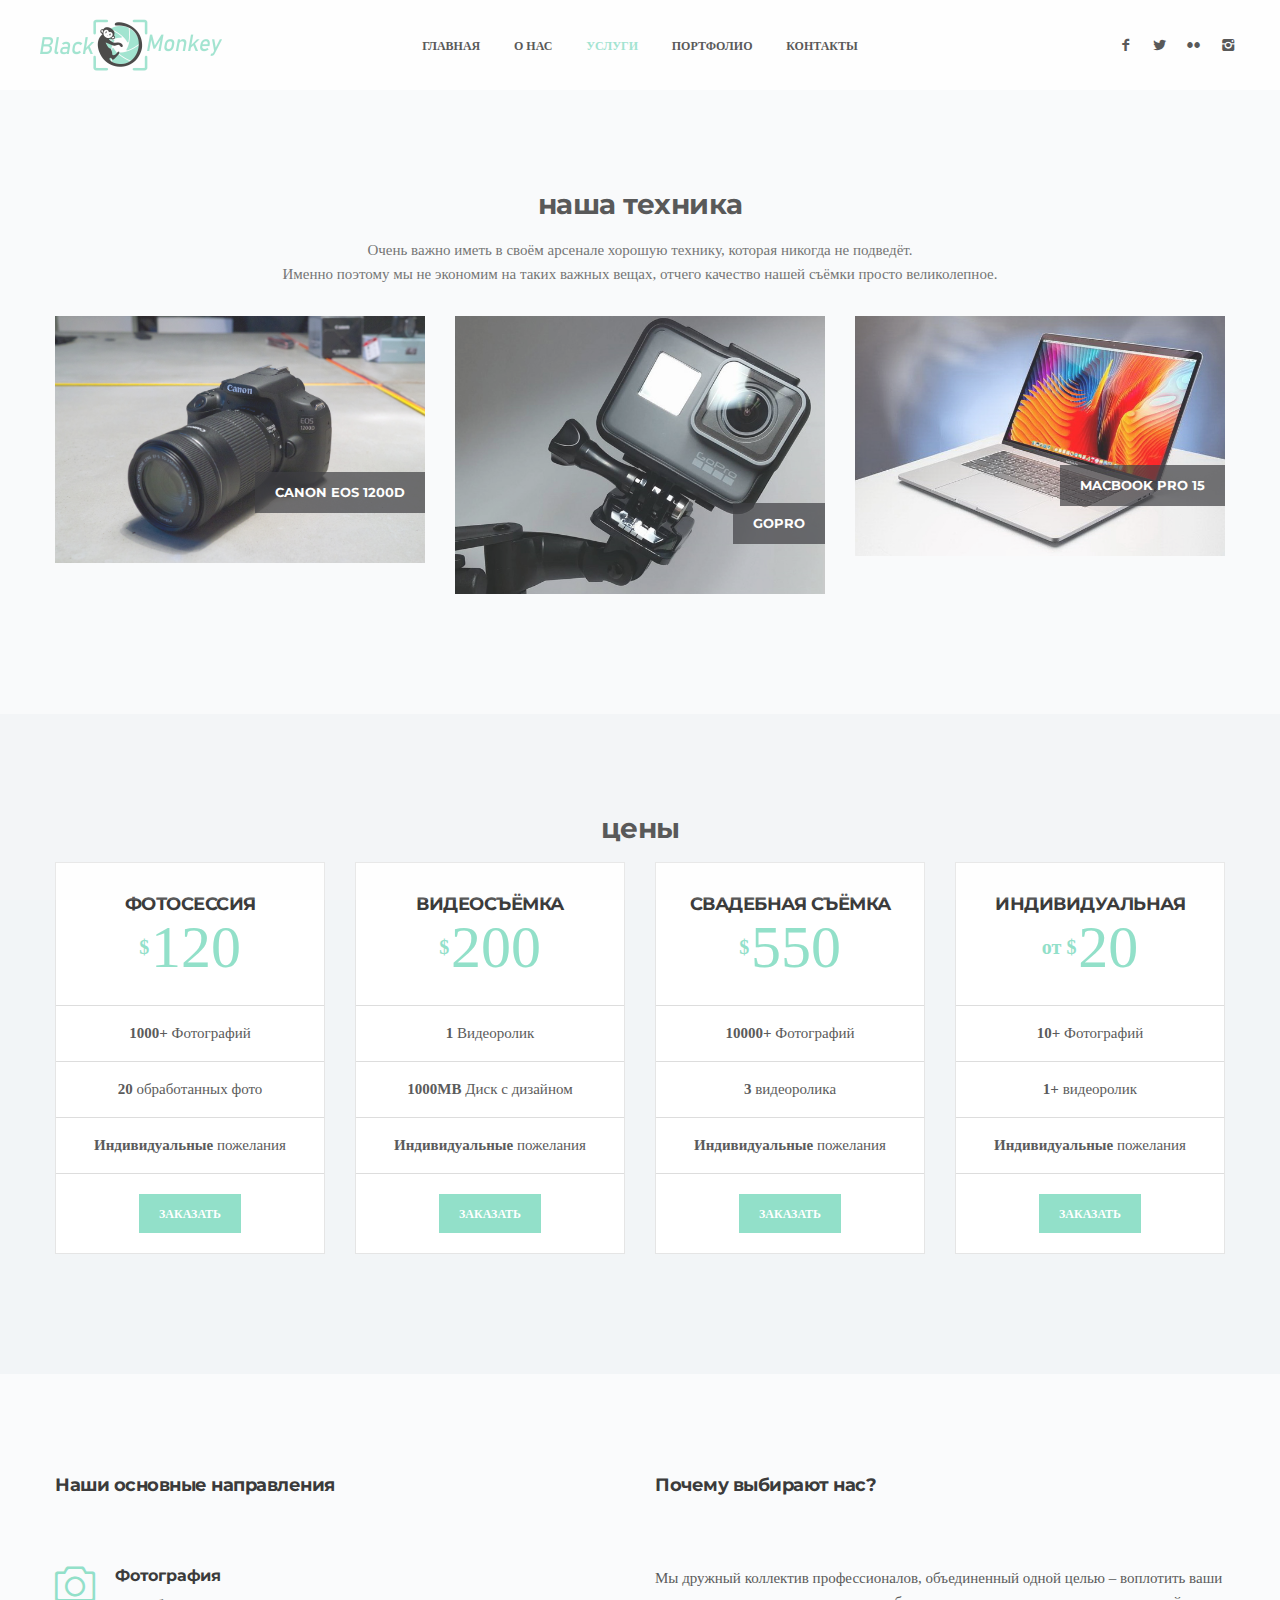
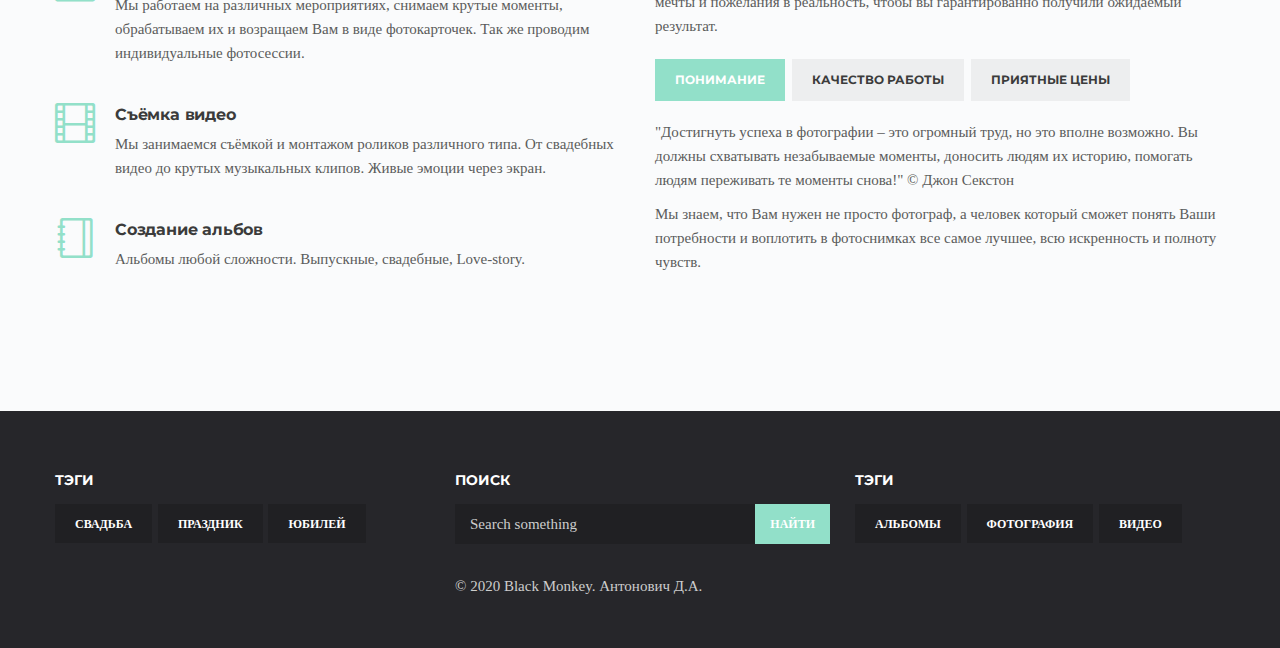
<file: price_photo.html>
﻿<!DOCTYPE html>
<html lang="en">
<head>
<meta charset="utf-8">
<meta name="viewport" content="width=device-width, initial-scale=1.0">
<meta name="description" content="">
<meta name="author" content="">
<link rel="shortcut icon" href="img/mini_logo.png">
<title>Black Monkey</title>
<link href="style/css/bootstrap.min.css" rel="stylesheet">
<link href="style/css/plugins.css" rel="stylesheet">
<link href="style.css" rel="stylesheet">
<link href="style/css/color/lightgreen.css" rel="stylesheet">
<link href='http://fonts.googleapis.com/css?family=Montserrat:400,700' rel='stylesheet' type='text/css'>
<link href='http://fonts.googleapis.com/css?family=Karla:400,400italic,700,700italic' rel='stylesheet' type='text/css'>
<link href="style/type/icons.css" rel="stylesheet">
</head>

<body>
<div id="preloader"><div class="textload">Loading</div><div id="status"><div class="spinner"></div></div></div>
<main class="body-wrapper">
  <div class="navbar solid light">
    <div class="navbar-header">
      <div class="basic-wrapper"> 
        <div class="navbar-brand"> <a href="index.html"><img src="#" srcset="img/full_logo.png 1x" /></a> </div>
        <a class="btn responsive-menu" data-toggle="collapse" data-target=".navbar-collapse"><i></i></a>
      </div>
    </div>
    <nav class="collapse navbar-collapse">
      <ul class="nav navbar-nav">
        <li class="dropdown"><a href="index.html">Главная</a></li>
        <li class="dropdown"><a href="#" class="dropdown-toggle js-activated">О нас<span class="caret"></span></a>
          <ul class="dropdown-menu"> 
            <li><a href="history.html">История</a></li>
            <li><a href="about.html">Деятельность</a></li>
            <li><a href="questions.html">Часто задаваемые вопросы</a></li>
          </ul>
        </li> 
        <li class="current dropdown"><a href="#" class="dropdown-toggle js-activated">Услуги<span class="caret"></span></a>
          <ul class="dropdown-menu">
            <li><a href="price_photo.html">Фотосъёмка</a></li>
            <li><a href="price_albums.html">Альбомы</a></li>
          </ul>
        </li>
        <li class="dropdown"><a href="portfolio.html">Портфолио</a></li>
        <li class="dropdown"><a href="#" class="dropdown-toggle js-activated">Контакты<span class="caret"></span></a>
          <ul class="dropdown-menu">
            <li><a href="map.html">Карта зон выезда</a></li>
            <li><a href="contact.html">Обратная связь</a></li>    
          </ul>
        </li>
       
      </ul> 
    </nav>
    
    <div class="social-wrapper">
      <ul class="social naked">
        <li><a href="#"><i class="icon-s-facebook"></i></a></li>
        <li><a href="#"><i class="icon-s-twitter"></i></a></li>
        <li><a href="#"><i class="icon-s-flickr"></i></a></li>
        <li><a href="#"><i class="icon-s-instagram"></i></a></li>
      </ul>
    </div>
  </div>

  
  <div class="offset"></div>
  <div class="light-wrapper">
    <div class="container inner">
      <div class="thin">
        <h3 class="section-title text-center">наша техника</h3>
        
        <p class="text-center">Очень важно иметь в своём арсенале хорошую технику, которая никогда не подведёт. <br>Именно поэтому мы не экономим на таких важных вещах, отчего качество нашей съёмки просто великолепное.</p>
      </div>
      <div class="divide10"></div>
      <div class="row">
        <div class="col-sm-4">
          <div class="caption-overlay">
            <figure><a href="#"><img src="img/canon.jpg" alt="" /> </a></figure>
            <div class="caption bottom-right">
              <div class="title">
                <h3 class="main-title layer">Canon eos 1200d</h3>
              </div>
            </div>
          </div>
        </div>
        <div class="col-sm-4">
          <div class="caption-overlay">
            <figure><a href="#"><img src="img/gopro.jpg" alt="" /> </a></figure>
            <div class="caption bottom-right">
              <div class="title">
                <h3 class="main-title layer">GoPro</h3>
              </div> 
            </div>
          </div>
        </div>
        <div class="col-sm-4">
          <div class="caption-overlay">
            <figure><a href="#"><img src="img/macbook.jpg" alt="" /> </a></figure>
            <div class="caption bottom-right">
              <div class="title">
                <h3 class="main-title layer">Macbook pro 15</h3>
              </div>
            </div>
          </div>
        </div>
      </div>  
    </div>
  </div>

  
  
  <div class="dark-wrapper">
    <div class="container inner">
      <h3 class="section-title text-center">цены</h3>
      <div class="row">
        <div class="col-sm-6 col-md-3">
          <div class="pricing panel">
            <div class="panel-heading">
              <h3 class="panel-title">Фотосессия</h3>
              <div class="price"> <span class="price-currency">$</span> <span class="price-value">120</span> </div>
            </div>
            <div class="panel-body">
              <table class="table">
                <tr>
                  <td><strong>1000+ </strong>Фотографий</td>
                </tr>
                <tr>
                  <td><strong>20 </strong>обработанных фото </td>
                </tr>
                <tr>
                  <td><strong>Индивидуальные </strong>пожелания</td>
                </tr>
              </table>
            </div>
            <div class="panel-footer"> <a href="contact.html" class="btn" role="button">Заказать</a></div>
          </div>
        </div>

        <div class="col-sm-6 col-md-3">
          <div class="pricing panel">
            <div class="panel-heading">
              <h3 class="panel-title">Видеосъёмка</h3>
              <div class="price"> <span class="price-currency">$</span> <span class="price-value">200</span> </div>
            </div>
            <div class="panel-body">
              <table class="table">
                <tr>
                  <td><strong>1 </strong>Видеоролик</td>
                </tr>
                <tr>
                  <td><strong>1000MB </strong>Диск с дизайном </td>
                </tr>
                <tr>
                  <td><strong>Индивидуальные </strong>пожелания</td>
                </tr>
              </table>
            </div>
            <div class="panel-footer"> <a href="contact.html" class="btn" role="button">Заказать</a></div>
          </div>
        </div>

        <div class="col-sm-6 col-md-3">
          <div class="pricing panel">
            <div class="panel-heading">
              <h3 class="panel-title">Свадебная съёмка</h3>
              <div class="price"> <span class="price-currency">$</span> <span class="price-value">550</span> </div>
            </div>
            <div class="panel-body">
              <table class="table">
                <tr>
                  <td><strong>10000+ </strong>Фотографий</td>
                </tr>
                <tr>
                  <td><strong>3 </strong>видеоролика </td>
                </tr>
                <tr>
                  <td><strong>Индивидуальные </strong>пожелания</td>
                </tr>
              </table>
            </div>
            <div class="panel-footer"> <a href="contact.html" class="btn" role="button">Заказать</a></div>
          </div>
 
        </div>
        <div class="col-sm-6 col-md-3">
          <div class="pricing panel">
            <div class="panel-heading">
              <h3 class="panel-title">Индивидуальная</h3>
              <div class="price"> <span class="price-currency">от $</span> <span class="price-value">20</span> </div>
            </div>
            <div class="panel-body">
              <table class="table">
               <tr>
                  <td><strong>10+ </strong>Фотографий</td>
                </tr>
                <tr>
                  <td><strong>1+ </strong>видеоролик </td>
                </tr>
                <tr>
                  <td><strong>Индивидуальные </strong>пожелания</td>
                </tr>
              </table>
            </div>
            <div class="panel-footer"> <a href="contact.html" class="btn" role="button">Заказать</a></div>
          </div> 
        </div>
      </div>
    </div>
  </div>
  
  <div class="light-wrapper">
    <div class="container inner">
      <div class="row">
          <div class="col-sm-6">
          <h3>Наши основные направления</h3>
             <div class="divide60"></div>
          <div class="feature">
            <div class="icon"> <i class="budicon-camera-1 icn"></i> </div>
            <h4>Фотография</h4>
            <p>Мы работаем на различных мероприятиях, снимаем крутые моменты, обрабатываем их и возращаем Вам в виде фотокарточек. Так же проводим индивидуальные фотосессии.</p>
          </div>
          <div class="feature">
            <div class="icon"> <i class="budicon-video-1 icn"></i> </div>
            <h4>Съёмка видео</h4>
            <p>Мы занимаемся съёмкой и монтажом роликов различного типа. От свадебных видео до крутых музыкальных клипов. Живые эмоции через экран.</p>
          </div>
          <div class="feature">
            <div class="icon"> <i class="budicon-book-1"></i> </div>
            <h4>Создание альбов</h4>
            <p>Альбомы любой сложности. Выпускные, свадебные, Love-story.</p>
          </div>
        </div>

        <div class="col-sm-6">
          <h3>Почему выбирают нас?</h3>
             <div class="divide60"></div>
          <p>Мы дружный коллектив профессионалов, объединенный одной целью – воплотить ваши мечты и пожелания в реальность, чтобы вы гарантированно получили ожидаемый результат.</p>
          <div class="tabs tabs-top left tab-container">
            <ul class="etabs">
              <li class="tab"><a href="#tab-1">Понимание</a></li>
              <li class="tab"><a href="#tab-2">Качество работы</a></li>
              <li class="tab"><a href="#tab-3">Приятные цены</a></li>
            </ul>
 
            <div class="panel-container">
              <div class="tab-block" id="tab-1">
                <p>"Достигнуть успеха в фотографии – это огромный труд, но это вполне возможно. Вы должны схватывать незабываемые моменты, доносить людям их историю, помогать людям переживать те моменты снова!"  © Джон Секстон </p>
                <p>Мы знаем, что Вам нужен не просто фотограф, а человек который сможет понять Ваши потребности и воплотить в фотоснимках все самое лучшее, всю искренность и полноту чувств.</p>
              </div>
         
              <div class="tab-block" id="tab-2">
                <p>Каждый профессиональный фотограф имеет свой неповторимый стиль. И каждый снимает по-разному. Качество фотографий даже при самых невероятных экспериментах и придумках заказчика, остается на высшем уровне. </p>
              </div>
   
              <div class="tab-block" id="tab-3">
                <p>Профессиональные фотографы не идут на компромисс по поводу качества. Они покупают профессиональное оборудование, тратят тысячи и тысячи долларов, обзаводятся несколькими фотоаппаратами, выбирают лучшие объективы, подбирают вспышки для любой ситуации, разбираются в штативах, знают какой выбрать студийный фон, не на шутку заботятся о переноске и хранении всей своей фототехники. И даже не только это. Профессиональные фотографы покупают лицензии для программного обеспечения и многое, многое другое.</p>
                <p>Однако мы стараемся делать наши услуги доступными всем, при этом не экономя на качестве.</p>
              </div>
            </div>
          </div>
        </div>
      </div>
    </div>
  </div>

  
  <footer class="footer inverse-wrapper">
    <div class="container inner">
      <div class="row">
        <div class="col-sm-4">
          <div class="widget">
            <h4 class="widget-title">Тэги</h4>
            <ul class="tag-list">
    
              <li><a href="portfolio.html" class="btn">Свадьба</a></li>
              <li><a href="portfolio.html" class="btn">Праздник</a></li>
              <li><a href="portfolio.html" class="btn">Юбилей</a></li>
            </ul>
          </div>
          </div>
          
        <div class="col-sm-4">
          <div class="widget">
            <h4 class="widget-title">Поиск</h4>
            <form class="searchform" method="get">
              <input type="text" id="s2" name="s" value="Search something" onfocus="this.value=''" onblur="this.value='Search something'">
              <button type="submit" class="btn btn-default">Найти</button>
            </form>
          </div>
          <div class="widget">
        <a href="">© 2020 Black Monkey. Антонович Д.А.</a>
          </div>
        </div>
             <div class="col-sm-4">
          <div class="widget">
            <h4 class="widget-title">Тэги</h4>
            <ul class="tag-list">
    
              <li><a href="price_albums.html" class="btn">Альбомы</a></li>
              <li><a href="price_photo.html" class="btn">Фотография</a></li>
              <li><a href="price_photo.html" class="btn">Видео</a></li>
            </ul>
          </div>
    </div>
    </div>
  </footer>
  
</main>
<script src="style/js/jquery.min.js"></script> 
<script src="style/js/bootstrap.min.js"></script> 
<script src="style/js/plugins.js"></script> 
<script src="style/js/classie.js"></script> 
<script src="style/js/jquery.themepunch.tools.min.js"></script> 
<script src="style/js/scripts.js"></script>
</body>
</html>
</file>
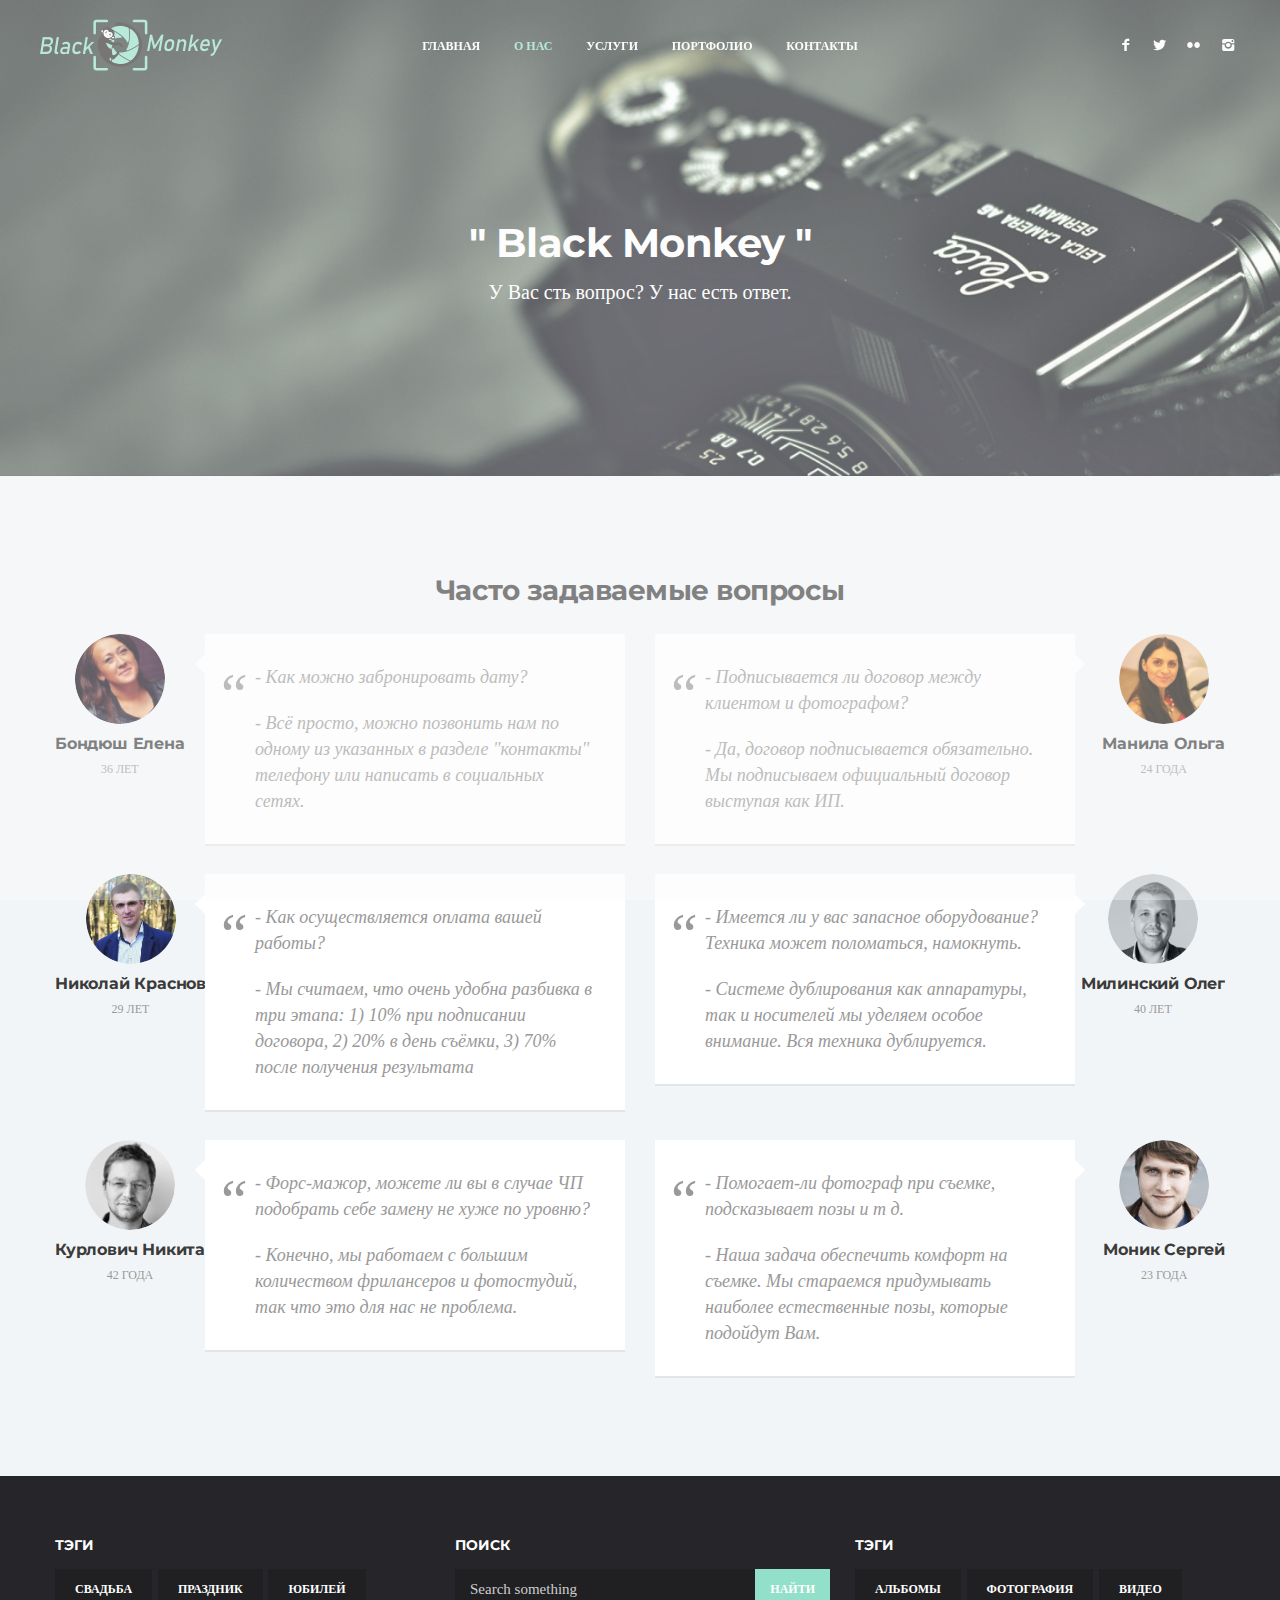
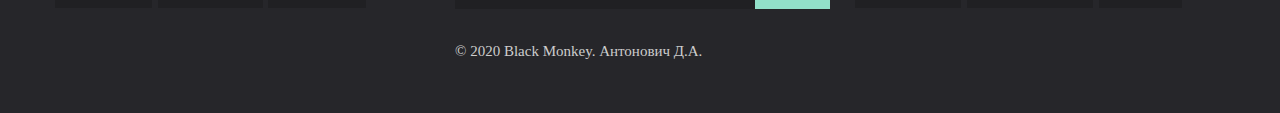
<file: questions.html>
﻿<!DOCTYPE html>
<html lang="en">
<head>
<meta charset="utf-8">
<meta name="viewport" content="width=device-width, initial-scale=1.0">
<meta name="description" content="">
<meta name="author" content="">
<link rel="shortcut icon" href="img/mini_logo.png">
<title>Black Monkey</title>
<link href="style/css/bootstrap.min.css" rel="stylesheet">
<link href="style/css/plugins.css" rel="stylesheet">
<link href="style.css" rel="stylesheet">
<link href="style/css/color/lightgreen.css" rel="stylesheet">
<link href='http://fonts.googleapis.com/css?family=Montserrat:400,700' rel='stylesheet' type='text/css'>
<link href='http://fonts.googleapis.com/css?family=Karla:400,400italic,700,700italic' rel='stylesheet' type='text/css'>
<link href="style/type/icons.css" rel="stylesheet">
</head>

<body>
<div id="preloader"><div class="textload">Loading</div><div id="status"><div class="spinner"></div></div></div>
<main class="body-wrapper">
  <div class="navbar">
    <div class="navbar-header">
      <div class="basic-wrapper"> 
        <div class="navbar-brand"> <a href="index.html"><img src="#" srcset="img/full_logo.png 1x" /></a> </div>
        <a class="btn responsive-menu" data-toggle="collapse" data-target=".navbar-collapse"><i></i></a>
      </div>
    </div>
    <nav class="collapse navbar-collapse">
      <ul class="nav navbar-nav">
        <li class="dropdown"><a href="index.html">Главная</a></li>
        <li class="current dropdown"><a href="#" class="dropdown-toggle js-activated">О нас<span class="caret"></span></a>
          <ul class="dropdown-menu"> 
            <li><a href="history.html">История</a></li>
            <li><a href="about.html">Деятельность</a></li>
            <li><a href="questions.html">Часто задаваемые вопросы</a></li>
          </ul>
        </li> 
        <li class="dropdown"><a href="#" class="dropdown-toggle js-activated">Услуги<span class="caret"></span></a>
          <ul class="dropdown-menu">
            <li><a href="price_photo.html">Фотосъёмка</a></li>
            <li><a href="price_albums.html">Альбомы</a></li>
          </ul>
        </li>
        <li class="dropdown"><a href="portfolio.html">Портфолио</a></li>
        <li class="dropdown"><a href="#" class="dropdown-toggle js-activated">Контакты<span class="caret"></span></a>
          <ul class="dropdown-menu">
            <li><a href="map.html">Карта зон выезда</a></li>
            <li><a href="contact.html">Обратная связь</a></li>    
          </ul>
        </li>
       
      </ul> 
    </nav>
    
    <div class="social-wrapper">
      <ul class="social naked">
        <li><a href="#"><i class="icon-s-facebook"></i></a></li>
        <li><a href="#"><i class="icon-s-twitter"></i></a></li>
        <li><a href="#"><i class="icon-s-flickr"></i></a></li>
        <li><a href="#"><i class="icon-s-instagram"></i></a></li>
      </ul>
    </div>
  </div>

  
  <div class="post-parallax parallax inverse-wrapper parallax1" style="background-image: url(img/bg.jpg);">
    <div class="container inner text-center">
      <div class="headline text-center">
        <h2>" Black Monkey "</h2>
        <p class="lead">У Вас сть вопрос? У нас есть ответ.</p>
      </div>
    </div>
  </div>

  <div class="dark-wrapper">
    <div class="container inner">
      <h3 class="section-title text-center">Часто задаваемые вопросы</strong></h3>
      <div class="divide10"></div>
      <div class="testimonials2 small-quote">
        <div class="row">
          <div class="col-sm-12 col-md-6">
            <div class="quote">
              <div class="icon text-center"> <img src="img/caption/1.png" alt="" />
                <div class="author">
                  <h4 class="post-title">Бондюш Елена</h4>
                  <span class="meta">36 лет</span> </div>
              </div>
              <div class="box">
                <blockquote>
                  <p>- Как можно забронировать дату?</p>
                  <p>- Всё просто, можно позвонить нам по одному из указанных в разделе "контакты" телефону или написать в социальных сетях. </p>
                </blockquote>
              </div>
            </div>
          </div>
          <div class="col-sm-12 col-md-6">
            <div class="quote right">
              <div class="icon text-center"> <img src="img/caption/2.png" alt="" />
                <div class="author">
                  <h4 class="post-title">Манила Ольга</h4>
                  <span class="meta">24 года</span> </div>
              </div>
              <div class="box">
                <blockquote>
                  <p>- Подписывается ли договор между клиентом и фотографом?</p>
                   <p>- Да, договор подписывается обязательно. Мы подписываем официальный договор выступая как ИП.</p>
                </blockquote>
              </div>
            </div>
          </div>
        </div>
        
        <div class="row">
          <div class="col-sm-12 col-md-6">
            <div class="quote">
              <div class="icon text-center"> <img src="img/caption/3.png" alt="" />
                <div class="author">
                  <h4 class="post-title">Николай Краснов</h4>
                  <span class="meta">29 лет</span> </div>
              </div>
              <div class="box">
                <blockquote>
                  <p>- Как осуществляется оплата вашей работы?</p>
                  <p>- Мы считаем, что очень удобна разбивка в три этапа: 1) 10% при подписании договора, 2) 20% в день съёмки, 3) 70% после получения результата</p>
                </blockquote>
              </div>
            </div>
          </div>
          <div class="col-sm-12 col-md-6">
            <div class="quote right">
              <div class="icon text-center"> <img src="img/caption/4.png" alt="" />
                <div class="author">
                  <h4 class="post-title">Милинский Олег</h4>
                  <span class="meta">40 лет</span> </div>
              </div>
              <div class="box">
                <blockquote>
                  <p>- Имеется ли у вас запасное оборудование? Техника может поломаться, намокнуть.</p>
                  <p>- Системе дублирования как аппаратуры, так и носителей мы уделяем особое внимание. Вся техника дублируется.</p>
                </blockquote>
              </div>
            </div>
          </div>
        </div>
        <div class="row">
          <div class="col-sm-12 col-md-6">
            <div class="quote">
              <div class="icon text-center"> <img src="img/caption/6.png" alt="" />
                <div class="author">
                  <h4 class="post-title">Курлович Никита</h4>
                  <span class="meta">42 года</span> </div>
              </div>
              <div class="box">
                <blockquote>
                  <p>- Форс-мажор, можете ли вы в случае ЧП подобрать себе замену не хуже по уровню?</p>
                  <p>- Конечно, мы работаем с большим количеством фрилансеров и фотостудий, так что это для нас не проблема.</p>
                </blockquote>
              </div>
            </div>
          </div>
          <div class="col-sm-12 col-md-6">
            <div class="quote right">
              <div class="icon text-center"> <img src="img/caption/5.jpg" alt="" />
                <div class="author">
                  <h4 class="post-title">Моник Сергей</h4>
                  <span class="meta">23 года</span> </div>
              </div>
              <div class="box">
                <blockquote>
                  <p>- Помогает-ли фотограф при съемке, подсказывает позы  и т д.</p>
                   <p>- Наша задача обеспечить комфорт на съемке. Мы стараемся придумывать наиболее естественные позы, которые подойдут Вам.</p>
                </blockquote>
              </div>
            </div>
          </div>
        </div>
      </div>
    </div>
  </div>

  
  
   <footer class="footer inverse-wrapper">
    <div class="container inner">
      <div class="row">
        <div class="col-sm-4">
          <div class="widget">
            <h4 class="widget-title">Тэги</h4>
            <ul class="tag-list">
    
              <li><a href="portfolio.html" class="btn">Свадьба</a></li>
              <li><a href="portfolio.html" class="btn">Праздник</a></li>
              <li><a href="portfolio.html" class="btn">Юбилей</a></li>
            </ul>
          </div>
          </div>
          
        <div class="col-sm-4">
          <div class="widget">
            <h4 class="widget-title">Поиск</h4>
            <form class="searchform" method="get">
              <input type="text" id="s2" name="s" value="Search something" onfocus="this.value=''" onblur="this.value='Search something'">
              <button type="submit" class="btn btn-default">Найти</button>
            </form>
          </div>
          <div class="widget">
        <a href="">© 2020 Black Monkey. Антонович Д.А.</a>
          </div>
        </div>
             <div class="col-sm-4">
          <div class="widget">
            <h4 class="widget-title">Тэги</h4>
            <ul class="tag-list">
    
              <li><a href="price_albums.html" class="btn">Альбомы</a></li>
              <li><a href="price_photo.html" class="btn">Фотография</a></li>
              <li><a href="price_photo.html" class="btn">Видео</a></li>
            </ul>
          </div>
    </div>
    </div>
  </footer>
  
</main>
<script src="style/js/jquery.min.js"></script> 
<script src="style/js/bootstrap.min.js"></script> 
<script src="style/js/plugins.js"></script> 
<script src="style/js/classie.js"></script> 
<script src="style/js/jquery.themepunch.tools.min.js"></script> 
<script src="style/js/scripts.js"></script>
</body>
</html>
</file>
<file: style.css>
*,
*:before,
*:after {
    -webkit-box-sizing: border-box;
    -moz-box-sizing: border-box;
    box-sizing: border-box;
    font-family: Bahnschrift;
}
:focus {
    outline: 0 !important
}
.fit-vids-style {
    display: none
}
figure {
    margin: 0;
    padding: 0;
}
figure img {
    height: auto;
    width: 100%;
    max-width: 100%;
}
iframe {
    border: none
}
::selection {
    background: #cee2ef; /* Safari */
    color: #2f2f2f;
}
::-moz-selection {
    background: #cee2ef; /* Firefox */
    color: #2f2f2f;
}
@-webkit-keyframes rotation { 
	from {
	    -webkit-transform: rotate(0deg)
	}
	to {
	    -webkit-transform: rotate(359deg)
	}
}
@-moz-keyframes rotation { 
	from {
	    -moz-transform: rotate(0deg)
	}
	to {
	    -moz-transform: rotate(359deg)
	}
}
@-o-keyframes rotation { 
	from {
	    -o-transform: rotate(0deg)
	}
	to {
	    -o-transform: rotate(359deg)
	}
}
@keyframes rotation { 
	from {
	    transform: rotate(0deg)
	}
	to {
	    transform: rotate(359deg)
	}
}
#preloader {
    position: fixed;
    top: 0;
    left: 0;
    right: 0;
    bottom: 0;
    background-color: #f9f9f9;
    z-index: 9999999;
}
#status {
    width: 40px;
    height: 40px;
    position: absolute;
    left: 50%;
    top: 50%;
    margin: -20px 0 0 -20px;
}
.spinner {
    height: 40px;
    width: 40px;
    position: relative;
    -webkit-animation: rotation .8s infinite linear;
    -moz-animation: rotation .8s infinite linear;
    -o-animation: rotation .8s infinite linear;
    animation: rotation .8s infinite linear;
    border-left: 3px solid rgba(112,174,210,.15);
    border-right: 3px solid rgba(112,174,210,.15);
    border-bottom: 3px solid rgba(112,174,210,.15);
    border-top: 3px solid rgba(112,174,210,.8);
    border-radius: 100%;
}
#preloader .textload {
	width: 100%;
	position: absolute;
	top: calc(50% + 30px);
	left: 0;
	text-transform: uppercase;
	text-align: center;
	color: #92e0c9;
    font-family: Bahnschrift;;
}
.icon img {
    width: 100%;
    height: 100%;
}

body {
    overflow-x: hidden;
    font-size: 15px;
    font-weight: normal;
    -webkit-font-smoothing: antialiased;
    -moz-osx-font-smoothing: grayscale;
    -webkit-text-size-adjust: 100%;
    color: #5b5b5b;
    font-family: Bahnschrift;
    background: #fafbfc;
}
.container {
    padding-right: 0;
    padding-left: 0;
}
body,
li,
address {
    line-height: 24px
}
input,
button,
select,
textarea {
    font-family: Bahnschrift;
    font-size: 18px;
    font-weight: normal;
}
p {
    margin: 0 0 20px
}
a {
    color: #70aed2;
    transition: all 150ms ease-in;
}
a.line:hover {
    border-bottom: 1px solid #70aed2;
    transition: all 150ms ease-in;
}
a:hover,
a:focus {
    color: #70aed2;
    text-decoration: none;
}
h1,
h2,
h3,
h4,
h5,
h6 {
    margin-top: 0;
    color: #3b3b3b;
    margin-bottom: 10px;
    font-weight: 700;
    letter-spacing: -0.5px;
    font-family: 'Montserrat', sans-serif;
}
h1 {
    font-size: 28px;
    line-height: 32px;
    margin-bottom: 15px;
}
h2 {
    font-size: 24px;
    line-height: 28px;
    margin-bottom: 15px;
}
h3 {
    font-size: 18px;
    line-height: 22px;
}
h4 {
    font-size: 16px;
    line-height: 20px;
    margin-bottom: 7px;
    letter-spacing: -0.2px;
}
h5 {
	font-size: 15px;
	line-height: 19px;
	letter-spacing: -0.2px;
}
h6 {
	font-size: 14px;
	line-height: 18px;
	letter-spacing: -0.2px;
}
h1.post-title,
h2.post-title {
    font-size: 20px
}
h4.post-title {
    margin-bottom: 3px;
}
.image-grid h4.post-title {
	margin: 0;
}
.post-title a {
    color: #3b3b3b
}
.post-title a:hover {
    color: #70aed2
}
.section-title.text-center {
    text-align: center;
    margin-left: auto;
    margin-right: auto;
}
.section-title {
    font-size: 28px;
    line-height: 28px;
    margin-bottom: 20px;
}
.section-title span {
	color: #70aed2
}
.headline {
	margin-bottom: 20px;
}
.headline h2 {
    font-size: 40px;
    line-height: 45px;
}
.headline p {
    margin: 0;
}
.lead {
	font-size: 20px;
	line-height: 25px;
	font-weight: normal;
}
.inner {
    padding-top: 100px;
    padding-bottom: 100px;
}
.inner2 {
    padding-top: 70px;
    padding-bottom: 70px;
}
footer .inner {
    padding-top: 60px;
    padding-bottom: 50px;
}
.meta,
.meta a,
.more {
    color: #999999;
    font-size: 12px;
    text-transform: uppercase;
}
.more {
	font-size: 13px;
	line-height: 1;
}
.more:after {
	content: "→";
	padding-left: 5px;
}
.meta a:hover,
.more:hover {
	color: #70aed2
}
.meta {
    display: block;
    margin-bottom: 10px;
}
.meta span:before {
    content: "/";
    padding: 0 10px;
    color: #b5b5b5;
}
.meta span:first-child:before {
    display: none
}
.meta.tags {
    margin: 0 !important;
}
.meta.tags a:before {
    content: "#";
    display: inline;
}
h2.post-title + .meta {
	margin-top: -10px;
}
.post h2.post-title + .meta {
	margin-top: 0;
}
.thin {
    width: 85%;
    margin: 0 auto;
}
.light-wrapper {
	background: #fafbfc;
}
.dark-wrapper {
	background: #f2f5f7;
}
.inverse-wrapper {
    background: #26262a;
    color: #cdcdcd;
    position: relative;
}
.sub-footer {
    background: #212124;
}
.sub-footer p {
    margin: 0;
}
.sub-footer .inner {
	padding-top: 30px;
	padding-bottom: 30px;
}
.inverse-wrapper h1,
.inverse-wrapper h2,
.inverse-wrapper h3,
.inverse-wrapper h4,
.inverse-wrapper h5,
.inverse-wrapper h6 {
    color: #fff
}
.inverse-wrapper .section-title.text-center:after {
    color: inherit
}
hr {
    border: 0;
    border-bottom: 1px solid rgba(0,0,0,0.1);
    padding-top: 100px;
    margin-bottom: 100px;
    box-shadow: none;
}
ul {
    padding: 0 0 0 18px
}
ol {
    padding: 0 0 0 20px
}
ul,
ol {
    margin-bottom: 15px
}
ul.circled {
    padding: 0;
    list-style: none;
}
ul.circled li:before {
    content: '●';
    margin-right: 10px;
    font-weight: normal;
    vertical-align: top;
    display: inline-block;
    color: #70aed2;
    font-size: 11px;
}
.col-image {
    padding: 0px;
    position: relative;
}
.col-image .bg-wrapper {
    overflow: hidden;
    position: absolute;
    height: 100%;
    padding: 0px;
    top: 0px;
}
.col-image .inner-col {
    padding-top: 90px;
    padding-bottom: 90px;
}
.bg-holder {
    position: absolute;
    top: 0px;
    left: 0px;
    width: 100%;
    height: 100%;
    background-size: cover !important;
    background-position: center center !important;
}
#map {
    height: 400px
}
.contact-info {
    margin: 0;
    padding: 0;
    list-style: none;
}
.contact-info li {
    display: inline-block;
    margin: 0 10px;
}
.contact-info i {
    margin-right: 7px;
    color: #70aed2;
}
.contact-info a {
    color: inherit
}
.contact-info a:hover {
    color: #70aed2
}
footer .post-list {
    list-style: none;
    margin: 0;
    padding: 0;
}
footer .post-list li {
    margin-top:20px;
}
footer .post-list li:first-child {
    margin: 0;
}
footer .post-list li h6 {
	    font: inherit;
    font-size: 14px;
    line-height: 25px;
    letter-spacing: normal;
    text-transform: none;

    margin: 0;
}
footer .meta {
    color: #838383
}
footer a {
    color: #cdcdcd
}
footer .copyright {
    margin: 0
}
footer .contact-info i,
footer ul.circled li:before {
    color: inherit
}
.alert-success {
    border-color: #c0d6ae
}
.alert-info {
    border-color: #a3d5df
}
.alert-warning {
    border-color: #eddebf
}
.alert-danger {
    border-color: #ddb8be
}
.dropcap {
    font-weight: 800;
    display: block;
    float: left;
    font-size: 49px;
    padding: 0;
    margin: 0;
    margin: 12px 8px 0 0;
    text-transform: uppercase;
}
/*-----------------------------------------------------------------------------------*/
/*	02. BUTTON
/*-----------------------------------------------------------------------------------*/
.btn,
.vanilla-form label.custom-select span {
    color: #FFF !important;
    background: #70aed2;
    border: 0;
    margin-bottom: 10px;
    margin-right: 4px;
    font-size: 12px;
    line-height: 1;
    padding: 14px 20px 13px;
    font-weight: 700;
    text-shadow: none;
    text-transform: none;
    transition: all 150ms ease-in;
    box-shadow: none;
    border-radius: 0;
    text-transform: uppercase;
    display: inline-block;
    font-family: Bahnschrift;
}
.navigation .btn {
    margin-bottom: 0
}
.btn.btn-large {
    padding: 15px 23px
}
.btn-load-more + .btn-load-more {
    display: none
}
.btn-icon i {
    margin-right: 3px
}
.text-center .btn {
    margin: 0 4px
}
.btn:hover,
.btn:focus,
.btn:active,
.btn.active {
    background: #62a3c8;
    transition: all 150ms ease-in;
    box-shadow: none;
    border-color: transparent;
}
.btn.btn-blue {
    background: #70aed2
}
.btn.btn-purple {
    background: #7e86b5
}
.btn.btn-pink {
    background: #ce8fad
}
.btn.btn-rose {
    background: #c8627f
}
.btn.btn-green {
    background: #71aaaa
}
.btn.btn-forest {
    background: #72b979
}
.btn.btn-aqua {
    background: #62b8c8
}
.btn.btn-lime {
    background: #afca74
}
.btn.btn-brown {
    background: #ad7b4f
}
.btn.btn-red {
    background: #f0676a
}
.btn.btn-orange {
    background: #f67f44
}
.btn-blue:hover,
.btn-blue:focus,
.btn-blue:active,
.btn-blue.active {
    background: #62a3c8 !important
}
.btn-purple:hover,
.btn-purple:focus,
.btn-purple:active,
.btn-purple.active {
    background: #6e76a1 !important
}
.btn-pink:hover,
.btn-pink:focus,
.btn-pink:active,
.btn-pink.active {
    background: #bb7d9a !important
}
.btn-rose:hover,
.btn-rose:focus,
.btn-rose:active,
.btn-rose.active {
    background: #b75772 !important
}
.btn-green:hover,
.btn-green:focus,
.btn-green:active,
.btn-green.active {
    background: #619b9b !important
}
.btn-forest:hover,
.btn-forest:focus,
.btn-forest:active,
.btn-forest.active {
    background: #62a969 !important
}
.btn-aqua:hover,
.btn-aqua:focus,
.btn-aqua:active,
.btn-aqua.active {
    background: #51a7b6 !important
}
.btn-lime:hover,
.btn-lime:focus,
.btn-lime:active,
.btn-lime.active {
    background: #9eb963 !important
}
.btn-brown:hover,
.btn-brown:focus,
.btn-brown:active,
.btn-brown.active {
    background: #996d46 !important
}
.btn-red:hover,
.btn-red:focus,
.btn-red:active,
.btn-red.active {
    background: #e45558 !important
}
.btn-orange:hover,
.btn-orange:focus,
.btn-orange:active,
.btn-orange.active {
    background: #ea6928 !important
}
/*-----------------------------------------------------------------------------------*/
/*	03. NAVBAR
/*-----------------------------------------------------------------------------------*/
.navbar {
    z-index: 9998;
    border: 0;
    border-radius: 0;
    min-height: inherit;
    width: 100%;
    position: fixed;
    top: 0;
    left: 0;
    margin: 0;
    height: 90px;
    background: transparent;  
    transition: all 0.3s;
    font-family: 'Montserrat', sans-serif;
}
.container>.navbar-header {
    margin-left: 0 !important;
    margin-right: 0 !important;
}
.navbar .navbar-brand {
    padding: 0;
    float: none;
    height: auto;
    position: relative;
    box-shadow: none;
    margin: 0 !important;  
}
.navbar .navbar-brand a {
    transition: none;  
}
.navbar .navbar-collapse {
    padding-right: 0;
    padding-left: 0;
    float: none;
    text-align: center;
    width: 100%;   
}
.navbar .navbar-nav {
    float: none;  
    pointer-events: none;
}
.navbar .navbar-nav > li {
    float: none;
    pointer-events: all;
}
.navbar .navbar-nav > li > a {
    padding: 0;
    font-size: 12px;
    font-weight: 700;
    transition: all 150ms ease-in;
    text-transform: uppercase;
    line-height: 1;
    color: #FFF !important;
    position: relative;  
}
.navbar.light .navbar-nav > li > a,
.navbar.light .btn.responsive-menu {
    color: #3b3b3b !important;
}
.navbar .navbar-nav > li > a:focus,
.navbar .nav > li > a:hover,
.navbar .nav > li.current > a {
    background: none; 
}
.navbar .nav > li.current > a,
.navbar .navbar-nav > li > a:focus,
.navbar .nav > li > a:hover {
    color: #70aed2 !important 
}
.navbar .dropdown-menu {
    padding: 0;
    margin: 0;
    min-width: 150px;
    border: none;
    background: none;
    border-radius: 0;
    box-shadow: none;
    padding-top: 15px;   
}
.navbar .dropdown-menu li {
    background: #26262a;
    border: none;
    border-top: 1px solid rgba(255,255,255,0.08);
}
.navbar .dropdown-menu li:first-child {
    border-top: 2px solid #70aed2
}
.navbar .dropdown-menu li a {
    background: none;
    border: none;
    color: #fff;
    font-size: 11px;
    font-weight: 700;
    letter-spacing: 0;
    text-transform: uppercase;
    padding: 15px 20px 15px;
    line-height: 1;
}
.navbar .dropdown-menu li a:hover,
.navbar .dropdown-menu li a.active {
    padding: 15px 20px 15px;
    filter: none;
    line-height: 1;
}
.navbar .dropdown-menu li a:hover,
.navbar .dropdown-menu li a.active,
.navbar .nav .open > a,
.navbar .nav .open > a:hover,
.navbar .nav .open > a:focus,
.navbar .dropdown-menu > li > a:hover,
.navbar .dropdown-menu > li > a:focus,
.navbar .dropdown-submenu:hover > a,
.navbar .dropdown-submenu:focus > a,
.navbar .dropdown-menu > .active > a,
.navbar .dropdown-menu > .active > a:hover,
.navbar .dropdown-menu > .active > a:focus {
    background: none;
    color: #70aed2;
}
.navbar .nav > li > .dropdown-menu:after {
    display: none
}
.navbar .dropdown-menu > li > a:hover,
.navbar .dropdown-menu > li > a:focus,
.navbar .dropdown-submenu:hover > a,
.navbar .dropdown-submenu:focus > a,
.navbar .dropdown-menu > .active > a,
.navbar .dropdown-menu > .active > a:hover,
.navbar .dropdown-menu > .active > a:focus {
    filter: progid:DXImageTransform.Microsoft.gradient(enabled = false)
}
.caret {
    border-top: 4px solid
}
/* Responsive Menu Button */
.btn.responsive-menu {
    padding: 0;
    margin: 0;
    display: none;
    text-align: center;
    font-size: 22px;
    background: none;
    position: relative;
    z-index: 999999;
}
.btn.responsive-menu:hover,
.btn.responsive-menu:focus,
.btn.responsive-menu:active,
.btn.responsive-menu.active {
	background: none !important
}
.btn.responsive-menu i {
    margin: 0
}
.btn.responsive-menu i:before {

    content:'\f0c9';
    font-family: 'fontello';
    display: inline-block;
    font-style: normal;
    font-weight: normal;
    margin-right: 0;
    text-align: center;
}
.btn.responsive-menu.opn i:before {
    content: '\e819'
}
/*-----------------------------------------------------------------------------------*/
/*	04. STICKY NAVBAR
/*-----------------------------------------------------------------------------------*/
.navbar.fixed {
    background: rgba(29,29,33,0.8) !important;
    height: 70px;
}
.navbar.solid {
    background: rgba(29,29,33,0.9);
}
.navbar.solid.light {
	background: #FFF;
}
.navbar.fixed.light {
	background: rgba(255,255,255,0.9) !important;
	border-bottom: 1px solid rgba(29,29,33,0.12);
}
.navbar .navbar-brand img.logo-dark,
.navbar.solid.dark .navbar-brand img.logo-dark,
.navbar.solid.light .navbar-brand img.logo-light {
    display: none
}
.navbar .navbar-brand img.logo-light,
.navbar.solid.light .navbar-brand img.logo-dark,
.navbar.solid.dark .navbar-brand img.logo-light {
    display: inline-block
}
.navbar.fixed.light .navbar-brand img.logo-light {
    display: none
}
.navbar.fixed.light .navbar-brand img.logo-dark {
    display: inline-block
}
.navbar.fixed .navbar-collapse {
    line-height: 70px;
}
/*-----------------------------------------------------------------------------------*/
/*	05. REVOLUTION SLIDER
/*-----------------------------------------------------------------------------------*/
.tp-fullwidth-container,
.tp-fullscreen-container,
.tp-banner-container {
    width: 100% !important;
    position: relative;
    padding: 0;
}
.revolution {
    z-index: 998
}
.revolution.tp-banner-container {
	z-index: 996;
}
.revolution btn {
    font-size: 13px
}
.revolution ul {
    display: none;
    margin: 0;
    list-style: none;
}
.revolution .tp-caption h1 {
    margin: 0;
}
.revolution .tp-caption {
    color: #efefef
}
.revolution .tp-caption.large {
    font-size: 55px;
    line-height: 65px;
    font-weight: 700;
    font-family: 'Montserrat', sans-serif;
}
.revolution .tp-caption.medium {
    font-size: 28px;
    line-height: 36px;
}
.tp-leftarrow.default,
.tp-rightarrow.default {
    z-index: 100;
    cursor: pointer;
    position: relative;
    top: 50% !important;
    -webkit-transition: all 150ms ease-in;
    -o-transition: all 150ms ease-in;
    -moz-transition: all 150ms ease-in;
    color: rgba(255,255,255,0.75);
    padding: 0;
    text-align: center;
    font-size: 40px;
    line-height: 1;
}
.tparrows:before {
    font-family: 'fontello';
    font-style: normal;
    font-weight: normal;
    speak: none;
    display: inline-block;
    text-decoration: inherit;
    text-align: center;
    vertical-align: middle;
}
.tp-leftarrow.default {
    margin-left: 20px;
}
.tp-rightarrow.default {
    margin-right: 20px;
}
.tp-leftarrow.default:before {
    content: '\e765';
}
.tp-rightarrow.default:before {
    content: '\e766';
}
.tparrows:hover {
    color: rgba(255,255,255,1);
}
.tp-bullets {
    bottom: 30px !important
}
.tp-bullets.simplebullets.round .bullet {
    margin-left: 5px;
    border-radius: 100%;
    border: 2px solid rgba(255,255,255,0.9);
    width: 14px;
    height: 14px;
    transition: all 150ms ease-in;
    background: none;
}
.tp-bullets.simplebullets.round .bullet.selected,
.tp-bullets.simplebullets.round .bullet:hover {
    background: rgba(255,255,255,0.9)
}
.tp-bullets.hidebullets {
    -ms-filter: "progid:DXImageTransform.Microsoft.Alpha(Opacity=0)";
    -moz-opacity: 0;
    -khtml-opacity: 0;
    opacity: 0;
}
.tp-loader.spinner0 {
    background: none !important;
    height: 40px;
    width: 40px;
    -webkit-animation: rotation .8s infinite linear;
    -moz-animation: rotation .8s infinite linear;
    -o-animation: rotation .8s infinite linear;
    animation: rotation .8s infinite linear;
    border-left: 3px solid rgba(112,174,210,.15);
    border-right: 3px solid rgba(112,174,210,.15);
    border-bottom: 3px solid rgba(112,174,210,.15);
    border-top: 3px solid rgba(112,174,210,.8);
    border-radius: 100%;
    margin: -20px -20px;
    top: 50%;
    left: 50%;
    z-index: 1000;
    position: absolute;
    box-shadow: none;
    -webkit-box-shadow: none;
}
.tp-bannertimer {
    width: 100%;
    height: 10px;
    background: url(style/images/timer.png);
    position: absolute;
    z-index: 200;
}
.tp-dottedoverlay.twoxtwo {
    background: rgba(29,29,33,0.4)
}
/*-----------------------------------------------------------------------------------*/
/* 	06. OWL CAROUSEL
/*-----------------------------------------------------------------------------------*/
.owl-carousel {
    position: relative
}
.owl-carousel .item {
    padding-bottom: 1px;
}
.owl-controls .owl-nav {
    position: absolute;
    top: 50%;
    margin-top: -13px;
    width: 100%;
}
.carousel.portfolio .owl-nav {
    margin: 0;
    top: 110px;
}
.carousel.blog .owl-nav {
    margin: 0;
    top: 106px;
}
.owl-carousel .owl-item .steps-item .icon img {
    width: auto;
    margin: 0 auto;
}
.owl-nav .owl-prev,
.owl-nav .owl-next {
    z-index: 100;
    cursor: pointer;
    position: absolute;
    transition: all 150ms ease-in;
    background: none;
    color: rgba(255,255,255,0.75);
    font-size: 35px;
    width: auto;
    height: auto;
}
.owl-nav .owl-prev:before,
.owl-nav .owl-next:before {
    font-family: Bahnschrift;
    font-style: normal;
    font-weight: normal;
    speak: none;
    display: inline-block;
    text-decoration: inherit;
    text-align: center;
}
.owl-carousel .owl-nav .owl-prev {
    left: 15px
}
.owl-carousel .owl-nav .owl-next {
    left: auto;
    right: 15px;
}
.owl-nav .owl-prev:before {
    content: '\e765';
}
.owl-nav .owl-next:before {
    content: '\e766';
}
.owl-nav .owl-prev:hover,
.owl-nav .owl-next:hover {
    color: rgba(255,255,255,1);
}
.owl-theme .owl-controls {
    margin-top: 10px;
    text-align: center;
    -webkit-tap-highlight-color: transparent;
}
.clients .owl-controls,
.blog-carousel .owl-controls {
	margin: 0;
}
.owl-theme .owl-dots {
    pointer-events: auto;
    position: absolute;
    width: 100%;
    bottom: 10px;
    cursor: pointer;
    z-index: 2;
    transition: all 150ms ease-in;
}
.owl-theme .owl-dots .owl-dot {
    display: inline-block;
    zoom: 1;
    *display: inline;
}
.owl-theme .owl-dots .owl-dot span {
    margin: 0 3px;
    display: block;
    border-radius: 100%;
    border: 2px solid rgba(255,255,255,0.9);
    width: 14px;
    height: 14px;
    transition: all 150ms ease-in;
}
.owl-theme .owl-dots .owl-dot.active span,
.owl-theme .owl-dots .owl-dot:hover span {
    background: rgba(255,255,255,0.9)
}
figure .link-out {
    position: absolute;
    right: 10px;
    bottom: 10px;
    background: rgba(0,0,0,0.45);
    color: #f7f7f7;
    line-height: 1;
    padding: 10px;
    font-weight: 300;
    opacity: 0;
}
figure:hover .link-out {
    opacity: 1
}
figure .link-out:hover {
    background: rgba(0,0,0,0.7);
    color: #f7f7f7;
}
/*-----------------------------------------------------------------------------------*/
/*	07. SWIPER
/*-----------------------------------------------------------------------------------*/
.swiper-container {
    margin: 0 auto;
    position: relative;
    overflow: hidden;
    -webkit-backface-visibility: hidden;
    -moz-backface-visibility: hidden;
    -ms-backface-visibility: hidden;
    -o-backface-visibility: hidden;
    backface-visibility: hidden;
    z-index: 1;
    -webkit-box-sizing: content-box;
    -moz-box-sizing: content-box;
    box-sizing: content-box;
}
.swiper {
    position: relative;
    width: 100%;
    -webkit-transition-property: -webkit-transform, left, top;
    -webkit-transition-duration: 0s;
    -webkit-transform: translate3d(0px,0,0);
    -webkit-transition-timing-function: ease;
    -moz-transition-property: -moz-transform, left, top;
    -moz-transition-duration: 0s;
    -moz-transform: translate3d(0px,0,0);
    -moz-transition-timing-function: ease;
    -o-transition-property: -o-transform, left, top;
    -o-transition-duration: 0s;
    -o-transform: translate3d(0px,0,0);
    -o-transition-timing-function: ease;
    -o-transform: translate(0px,0px);
    -ms-transition-property: -ms-transform, left, top;
    -ms-transition-duration: 0s;
    -ms-transform: translate3d(0px,0,0);
    -ms-transition-timing-function: ease;
    transition-property: transform, left, top;
    transition-duration: 0s;
    transform: translate3d(0px,0,0);
    transition-timing-function: ease;
    -webkit-box-sizing: content-box;
    -moz-box-sizing: content-box;
    box-sizing: content-box;
}
.swiper-free-mode > .swiper {
    -webkit-transition-timing-function: ease-out;
    -moz-transition-timing-function: ease-out;
    -ms-transition-timing-function: ease-out;
    -o-transition-timing-function: ease-out;
    transition-timing-function: ease-out;
    margin: 0 auto;
}
.swiper .item {
    float: left
}
.swiper-wp8-horizontal {
    -ms-touch-action: pan-y
}
.swiper-wp8-vertical {
    -ms-touch-action: pan-x
}
.swiper-container {
    width: 100%;
    height: 500px;
}
.swiper-container.gallery {
    height: 500px
}
.swiper .item {
    height: 100%;
    -webkit-box-sizing: content-box;
    -moz-box-sizing: content-box;
    box-sizing: content-box;
}
.swiper-wrapper {
    position: relative;
    -webkit-box-sizing: content-box;
    -moz-box-sizing: content-box;
    box-sizing: content-box;
}
.swiper-wrapper .arrow-left,
.swiper-wrapper .arrow-right {
    z-index: 100;
    cursor: pointer;
    position: absolute;
    top: 50% !important;
    -webkit-transition: all 200ms ease-in;
    -o-transition: all 200ms ease-in;
    -moz-transition: all 200ms ease-in;
    color: rgba(255,255,255,0.75);
    font-size: 40px;
    margin-top: -19px;
    text-align: center;
}
.swiper-wrapper .arrow-left:before,
.swiper-wrapper .arrow-right:before {
    font-family: Bahnschrift;
    font-style: normal;
    font-weight: normal;
    speak: none;
    display: inline-block;
    text-decoration: inherit;
    text-align: center;
}
.swiper-wrapper .arrow-left {
    left: 15px
}
.swiper-wrapper .arrow-right {
    right: 15px
}
.swiper-wrapper .arrow-left:before {
    content: '\e765'
}
.swiper-wrapper .arrow-right:before {
    content: '\e766'
}
.swiper-wrapper .arrow-left:hover,
.swiper-wrapper .arrow-right:hover {
    color: rgba(255,255,255,1);
}
/*-----------------------------------------------------------------------------------*/
/* 	08. CUBE PORTFOLIO
/*-----------------------------------------------------------------------------------*/
.cbp-panel {
    max-width: none;
}
.cbp a {
    transition: none
}
.cbp .post-title a {
    transition: all 150ms ease-in
}
.cbp-below .cbp-popup-content {
	padding-top: 20px;
}
.cbp-below .cbp-popup-navigation {
	top: 20px;
}
.cbp-filter-container {
    display: block;
    margin-bottom: 30px;
}
.sfilter .sticky-filter {
	border-bottom: 1px solid rgba(29,29,33,0.10);
}
.sticky-filter ul {
	margin: 0;
	padding: 20px 0;
}
.cbp-filter-container .cbp-filter-item,
.sticky-filter ul li {
    display: inline-block;
   font-family: Bahnschrift;
    text-transform: uppercase;
    font-size: 13px;
    font-weight: bold;
    transition: all 200ms ease-in;
    cursor: pointer;
    color: #3b3b3b;
}
.sticky-filter ul li a {
    color: inherit;
}
.cbp-filter-container .cbp-filter-item:before,
.sticky-filter ul li:before {
    display: inline-block;
    content: "/";
    padding: 0 25px 0 19px;
    color: rgba(0,0,0,0.2);
}
.cbp-filter-container .cbp-filter-item:first-child:before,
.sticky-filter ul li:first-child:before {
    display: none
}
.cbp-filter-container .cbp-filter-item:hover,
.cbp-filter-container .cbp-filter-item.cbp-filter-item-active,
.sticky-filter ul li a:hover,
.sticky-filter ul li.current a {
    color: #70aed2 !important;
}
.cbp-caption-fadeIn .cbp-caption-activeWrap {
    background: #202020;
    background: rgba(29,29,33,0.8);
    transition: all 0.4s;
}
.cbp-caption-fadeIn .cbp-caption-activeWrap {
    top: 0;
}
.cbp-singlePageInline-active {
 	opacity: 1 !important; 
}
.cbp-singlePageInline-active .cbp-caption-activeWrap {
    opacity: 1;
}
.cbp-l-caption-title,
.cbp-l-caption-desc {
    font: inherit
}
.cbp-l-caption-title {
    font-size: 13px;
    font-family: Bahnschrift;
	text-transform: uppercase;
	letter-spacing: normal;
	color: #FFF;
	font-weight: bold;
}
.cbp-l-caption-title .cbp-plus,
.cbp-l-caption-title .cbp-link {
    font-size: 32px;
    color: #efefef;
	font-weight: normal;
}
.cbp-l-caption-title .cbp-plus:before,
.cbp-l-caption-title .cbp-link:before {
    font-family: Bahnschrift;
    content: '\e04e';
    display: block;
}
.cbp-l-caption-title .cbp-link:before {
    content: '\e004';
}
a.cbp-caption .cbp-l-caption-title {
	transform: translate3d(0,-10px,0);
    transition: 0.35s ease-in;
}
a.cbp-caption:hover .cbp-l-caption-title {
	transform: translate3d(0,0,0);
}
.cbp-popup-content {
	background: #f2f5f7;
}
.cbp-l-inline {
    padding: 0;
    margin: 60px 0 60px 0;
    background: none;
}
.cbp-popup-navigation {
    left: 50%;
    margin-left: -20px;
    right: auto;
    z-index: 10000;
}
.cbp-popup-singlePageInline .cbp-popup-close {
    background: none;
    top: 0;
    right: auto;
    color: #5f5f5f !important;
    text-align: center;
    display: table;
    font-size: 18px;
    z-index: 10000;
    transition: all 150ms ease-in;
    background: rgba(29,29,33,0.07);
    border-bottom-left-radius: 4px;
    border-bottom-right-radius: 4px;
    width: 42px;
    height: 40px;
}
.cbp-popup-singlePageInline .cbp-popup-close:hover {
    opacity: 1;
    background: rgba(29,29,33,0.12)
}
.cbp-popup-singlePageInline .cbp-popup-close:before {
    font-family: Bahnschrift;
    content: "\e819";
    vertical-align: middle;
    display: table-cell;
}
.cbp-panel {
    width: 100%
}
.cbp-popup-singlePageInline:before {
    position: absolute;
    top: 0;
    left: 0;
    right: 0;
    bottom: 0;
    margin: auto;
    z-index: 2;
    content: '';
    width: 40px;
    height: 40px;
    border-left: 3px solid rgba(112,174,210,.15);
    border-right: 3px solid rgba(112,174,210,.15);
    border-bottom: 3px solid rgba(112,174,210,.15);
    border-top: 3px solid rgba(112,174,210,.8);
    border-radius: 100%;
    animation: rotation .8s infinite linear;
    -webkit-animation: rotation .8s infinite linear;
    opacity: 1;
}
.sticky-filter {
    width: 100%;
    text-align: center;
    overflow: hidden;
    z-index: 2;
}
/*-----------------------------------------------------------------------------------*/
/*	09. BASIC GALLERY
/*-----------------------------------------------------------------------------------*/
.basic-gallery {
    display: block;
    padding: 0;
    margin: 0;
    width: 100%;
}
.basic-gallery li {
    display: block;
    width: 100%;
    margin-top: 50px;
}
.basic-gallery li:first-child {
    margin-top: 0
}
.basic-gallery li img {
    display: inline;
    max-width: 100%;
}
/*-----------------------------------------------------------------------------------*/
/* 	10. SLIDE PORTFOLIO
/*-----------------------------------------------------------------------------------*/
body.overflow-hidden {
  overflow: hidden !important;
}
img {
  max-width: 100%;
}
.cd-container {
  width: 90%;
  max-width: 1200px;
  margin: 0 auto;
}
.cd-container::after {
  content: '';
  display: table;
  clear: both;
}
main {
  position: relative;
  z-index: 2;
  -webkit-transition-property: -webkit-transform;
  -moz-transition-property: -moz-transform;
  transition-property: transform;
  -webkit-transition-duration: 0.3s;
  -moz-transition-duration: 0.3s;
  transition-duration: 0.3s;
}
main.slide-out {
  -webkit-transform: translateX(-320px);
  -moz-transform: translateX(-320px);
  -ms-transform: translateX(-320px);
  -o-transform: translateX(-320px);
  transform: translateX(-320px);
}
main.slide-out .slide-portfolio-overlay {
  display: block;
  -webkit-animation: cd-fade-in 0.3s;
  -moz-animation: cd-fade-in 0.3s;
  animation: cd-fade-in 0.3s;
}
@media only screen and (min-width: 768px) {
  main.slide-out {
    -webkit-transform: translateX(-700px);
    -moz-transform: translateX(-700px);
    -ms-transform: translateX(-700px);
    -o-transform: translateX(-700px);
    transform: translateX(-700px);
  }
}
@media only screen and (min-width: 1200px) {
  main.slide-out {
    -webkit-transform: translateX(-1000px);
    -moz-transform: translateX(-1000px);
    -ms-transform: translateX(-1000px);
    -o-transform: translateX(-1000px);
    transform: translateX(-1000px);
  }
}
.no-touch #slide-portfolio li:hover {
  box-shadow: 0 0 10px rgba(92, 75, 81, 0.3);
}
.no-touch #slide-portfolio li:hover .cd-img-overlay {
  opacity: 1;
}
#slide-portfolio figure {
  position: relative;
}
#slide-portfolio img {
  display: block;
  width: 100%;
}
.slide-portfolio-item-content {
  position: fixed;
  top: 0;
  right: 0;
  width: 320px;
  height: 100%;
  overflow-y: auto;
  -webkit-overflow-scrolling: touch;
  z-index: 1;
  -webkit-transform: translateX(320px);
  -moz-transform: translateX(320px);
  -ms-transform: translateX(320px);
  -o-transform: translateX(320px);
  transform: translateX(320px);
  -webkit-transition-property: -webkit-transform;
  -moz-transition-property: -moz-transform;
  transition-property: transform;
  -webkit-transition-duration: 0.3s;
  -moz-transition-duration: 0.3s;
  transition-duration: 0.3s;
}
.slide-portfolio-item-content .slide-portfolio-item-detail {
    padding: 0 20px 0 20px;
  }
.slide-portfolio-item-content.slide-in {
  -webkit-transform: translateX(0);
  -moz-transform: translateX(0);
  -ms-transform: translateX(0);
  -o-transform: translateX(0);
  transform: translateX(0);
}
@media only screen and (min-width: 768px) {
  .slide-portfolio-item-content {
    width: 700px;
    -webkit-transform: translateX(700px);
    -moz-transform: translateX(700px);
    -ms-transform: translateX(700px);
    -o-transform: translateX(700px);
    transform: translateX(700px);
  }
  .slide-portfolio-item-content .slide-portfolio-item-detail {
    padding: 0 50px 0 50px;
  }
}
@media only screen and (min-width: 1200px) {
  .slide-portfolio-item-content {
    width: 1000px;
    -webkit-transform: translateX(1000px);
    -moz-transform: translateX(1000px);
    -ms-transform: translateX(1000px);
    -o-transform: translateX(1000px);
    transform: translateX(1000px);
  }
  .slide-portfolio-item-content .slide-portfolio-item-detail {
    padding: 0 100px 0 100px;
  }
  .no-cssgradients .slide-portfolio-item-content .slide-portfolio-item-detail {
    -webkit-transform: translateY(0);
    -moz-transform: translateY(0);
    -ms-transform: translateY(0);
    -o-transform: translateY(0);
    transform: translateY(0);
  }
}
.slide-portfolio-item-content-close {
  width: 32px;
  height: 32px;
  overflow: hidden;
  position: fixed;
  top: 10px;
  right: 10px;
  background: none;
  font-size: 25px;
  white-space: nowrap;
  z-index: 3;
  display: none;
}
.slide-portfolio-item-content-close {
   color: rgba(29,29,33,0.8); 
}
.slide-portfolio-item-content-close:hover {
   color: rgba(29,29,33,1); 
}
.slide-portfolio-item-content-close.is-visible {
  display: block;
  -webkit-animation: cd-move-in 1.2s;
  -moz-animation: cd-move-in 1.2s;
  animation: cd-move-in 1.2s;
}
@media only screen and (min-width: 1200px) {
  .slide-portfolio-item-content-close {
    right: 20px;
    top: 20px;
  }
}
.slide-portfolio-overlay {
  position: absolute;
  top: 0;
  left: 0;
  width: 100%;
  height: 100%;
  background: rgba(29,29,33,0.8);
  cursor: pointer;
  display: none;
  z-index: 9999;
}
@-webkit-keyframes cd-fade-in {
  0% {
    opacity: 0;
  }
  100% {
    opacity: 1;
  }
}
@-moz-keyframes cd-fade-in {
  0% {
    opacity: 0;
  }
  100% {
    opacity: 1;
  }
}
@keyframes cd-fade-in {
  0% {
    opacity: 0;
  }
  100% {
    opacity: 1;
  }
}
@-webkit-keyframes cd-move-in {
  0% {
    -webkit-transform: translateX(100px);
  }
  100% {
    -webkit-transform: translateX(0);
  }
}
@-moz-keyframes cd-move-in {
  0% {
    -moz-transform: translateX(100px);
  }
  100% {
    -moz-transform: translateX(0);
  }
}
@keyframes cd-move-in {
  0% {
    -webkit-transform: translateX(100px);
    -moz-transform: translateX(100px);
    -ms-transform: translateX(100px);
    -o-transform: translateX(100px);
    transform: translateX(100px);
  }
  100% {
    -webkit-transform: translateX(0);
    -moz-transform: translateX(0);
    -ms-transform: translateX(0);
    -o-transform: translateX(0);
    transform: translateX(0);
  }
}
/*-----------------------------------------------------------------------------------*/
/* 	11. PORTFOLIO POSTS
/*-----------------------------------------------------------------------------------*/
.items-wrapper {
    text-align: center
}
.items {
	padding: 0;
	margin: 0;
	list-style: none;
}
.image-grid .item {
    float: left
}
.image-grid.col5 .item {
    margin-bottom: 10px;
    width: 20%;
    padding-right: 10px;
}
.image-grid.col3 .items-wrapper{
    margin-bottom: -20px;
    margin-right: -20px;
}
.image-grid.col3 .item {
    margin-bottom: 20px;
    width: 33.33339%;
    padding-right: 20px;
}
.image-grid figure {
	margin: 0;
}
.widget .image-grid.col3 .items-wrapper{
    margin-bottom: -5px;
    margin-right: -5px;
}
.widget .image-grid.col3 .item {
    margin-bottom: 5px;
    width: 33.33339%;
    padding-right: 5px;
}
.item-details {
    padding: 0;
    margin: 0 0 30px 0;
    list-style: none;
}
.item-details li {
    margin-top: 10px;
    padding-top: 10px;
    border-top: 1px solid rgba(0,0,0,0.1);
}
.item-details li:first-child {
    margin-top: 0px;
    padding-top: 0px;
    border-top: 0;
}
.item-details li strong {
    font-weight: normal;
    color: #70aed2;
    padding-right: 3px;
}
/*-----------------------------------------------------------------------------------*/
/*	12. PARALLAX
/*-----------------------------------------------------------------------------------*/
.parallax {
    background: url(style/images/art/parallax1.jpg) fixed no-repeat center center;
    background-size: cover;
    position: relative;
    z-index: 1;
    border-bottom: 1px solid rgba(0,0,0,0.1);
    color: #FFF !important
}
.parallax .main {
    margin-bottom: -1px
}
.parallax .inner {
    padding-top: 120px;
    padding-bottom: 120px;
}
.parallax.mobile {
    background-attachment: scroll !important
}
.parallax.parallax1 {
    background-image: url(style/images/art/parallax1.jpg)
}
.parallax.parallax2 {
    background-image: url(style/images/art/parallax2.jpg)
}
.parallax.parallax3 {
    background-image: url(style/images/art/parallax3.jpg)
}
.post-parallax .inner {
    padding: 220px 0 150px 0;
}
/*-----------------------------------------------------------------------------------*/
/* 	13. VIDEO PARALLAX
/*-----------------------------------------------------------------------------------*/
video {
    width: 100%;
    height: 100%;
    display: inline-block;
    vertical-align: baseline;
}
.video-wrap {
    height: 100%;
    width: 100%;
}
#video-office {
    background: url('style/video/fish.jpg') scroll no-repeat center center;
    background-size: cover;
}
.content-overlay {
    position: relative;
    z-index: 20;
    width: 100%;
    height: 100%;
    padding-top: 210px;
    background: rgba(29,29,33,0.5);
}
.outer-wrap {
    height: 500px
}
/*-----------------------------------------------------------------------------------*/
/*	14. BLOG
/*-----------------------------------------------------------------------------------*/
.no-sidebar {
    margin: 0 auto;
    width: 720px;
}
.classic-view .meta {
	margin-bottom: 15px;
}
.grid-view hr {
    padding-top: 20px;
    margin-bottom: 50px;
}
.pagination {
    display: block;
    margin: 0;
    overflow: hidden;
    border-radius: 0;
    padding-bottom: 3px;
}
.pagination ul {
    -webkit-box-shadow: none;
    -moz-box-shadow: none;
    box-shadow: none;
    list-style: none;
    padding: 0;
    margin: 0;
   font-family: Bahnschrift;
}
.pagination ul > li {
    display: inline-block;
    margin-right: 2px;
}
.pagination ul > li > a,
.pagination ul > li > span {
    float: none
}
.pagination ul > li > a {
    background: #FFF;
    font-size: 14px;
    color: #3b3b3b;
    font-weight: 700;
    display: inline-block;
    padding: 9px 18px;
    box-shadow: 0 2px 0 rgba(0, 0, 0, 0.07);
}
.pagination ul > li:first-child > a,
.pagination ul > li:last-child > a {

}
.pagination ul > li > a:hover,
.pagination ul > li > a:focus,
.pagination ul > .active > a,
.pagination ul > .active > span {
	color: #70aed2
}
.about-author {
    position: relative;
    padding: 0 0 0 180px;
}
.about-author .author-image {
    position: absolute;
    top: 0;
    left: 0;
}
.post .box {
    margin-bottom: 30px;
    padding-bottom: 15px;
}
.box {
    background: #FFF;
    padding: 30px;
    box-shadow: 0 2px 0 rgba(29,29,33,0.07);
}
.image-grid .box {
	padding: 20px
}
.box figure.main {
    margin: 20px -30px
}
.box .main {
    margin: 0 -30px 30px -30px !important
}
.classic-view .gallery-wrapper {
    margin-bottom: 20px
}
.post-footer {
	margin: 0 0 15px 0;
	padding-top: 5px;
}
.classic-view .post-title {
    margin-bottom: 5px;
    line-height: 20px;
}
.box {
	position: relative;
}
.post .box .post-title {
	margin-top: 5px;
}
.box .category {
	position: absolute;
	width: 100%;
	top: -15px;
	left: 0;
}
.classic-view .box .category {
	position: relative;
	top: auto;
	left: auto;
	margin-bottom: 15px;
}
.box .category span {
	color: #FFF;
	font-family: Bahnschrift;
	text-transform: uppercase;
	font-size: 11px;
	display: inline-block;
	font-weight: bold;
}
.box .category span a {
	color: #FFF;
	padding: 3px 12px;
	display: block;
}
.category.cat1 span a {
	background: rgba(120,176,208,0.9);
}
.category.cat2 span a {
	background: rgba(133,149,192,0.9);
}
.category.cat3 span a {
	background: rgba(195,143,168,0.9);
}
.category.cat4 span a {
	background: rgba(133,182,182,0.9);
}
.category.cat5 span a {
	background: rgba(134,195,140,0.9);
}
.category.cat6 span a {
	background: rgba(120,198,208,0.9);
}
.category.cat7 span a {
	background: rgba(180,207,121,0.9);
}
.category.cat8 span a {
	background: rgba(120,207,121,0.9);
}
.category.cat9 span a {
	background: rgba(207,121,145,0.9);
}
.category.cat10 span a {
	background: rgba(226,159,123,0.9);
}
.category.cat11 span a {
	background: rgba(163,181,227,0.9);
}
.category.cat12 span a {
	background: rgba(252,179,76,0.9);
}
.category.cat13 span a {
	background: rgba(228,222,43,0.9);
}
.category.cat14 span a {
	background: rgba(192,121,208,0.9);
}
.category.cat15 span a {
	background: rgba(84,109,133,0.9);
}
.category.cat1 span a:hover {
	background: rgba(120,176,208,1);
}
.category.cat2 span a:hover {
	background: rgba(133,149,192,1);
}
.category.cat3 span a:hover {
	background: rgba(195,143,168,1);
}
.category.cat4 span a:hover {
	background: rgba(133,182,182,1);
}
.category.cat5 span a:hover {
	background: rgba(134,195,140,1);
}
.category.cat6 span a:hover {
	background: rgba(120,198,208,1);
}
.category.cat7 span a:hover {
	background: rgba(180,207,121,1);
}
.category.cat8 span a:hover {
	background: rgba(120,207,121,1);
}
.category.cat9 span a:hover {
	background: rgba(207,121,145,1);
}
.category.cat10 span a:hover {
	background: rgba(226,159,123,1);
}
.category.cat11 span a:hover {
	background: rgba(163,181,227,1);
}
.category.cat12 span a:hover {
	background: rgba(252,179,76,1);
}
.category.cat13 span a:hover {
	background: rgba(228,222,43,1);
}
.category.cat14 span a:hover {
	background: rgba(192,121,208,1);
}
.category.cat15 span a:hover {
	background: rgba(84,109,133,1);
}
/*-----------------------------------------------------------------------------------*/
/* 	15. WIDGETS
/*-----------------------------------------------------------------------------------*/
.sidebox {
    margin-top: 50px;
    display: block;
}
.sidebox:first-child {
    margin-top: 0
}
.sidebox a {
    color: inherit
}
.sidebox a:hover {
    color: #70aed2
}
.sidebar {
    padding-left: 35px !important
}
footer [class*="col-"] .widget {
    margin-top: 30px
}
footer [class*="col-"] .widget:first-child {
    margin-top: 0
}
.widget-title {
	font-size: 14px;
	text-transform: uppercase;
	letter-spacing: 0;
	line-height: 18px;
    margin-bottom: 15px !important;
}
.widget .post-list {
    padding: 0;
    margin: 0;
}
.widget .post-list:after {
    content: '';
    display: block;
    height: 0;
    clear: both;
    visibility: hidden;
}
.widget .post-list li {
    clear: both;
    margin-bottom: 15px;
    display: block;
    overflow: hidden;
}
.widget .post-list h5 {
    margin: 0;
    color: inherit;
    margin-bottom: 5px;
}
.widget .post-list h5 a {
    color: #3b3b3b;
    font-size: 15px !important;
    line-height: 20px;
    text-transform: none !important;
}
.widget .post-list h5 a:hover {
    color: #70aed2
}
footer .widget .post-list h5 a {
    color: #ececec
}
.widget .post-list .icon-overlay {
    float: left;
    width: 70px;
    height: 70px;
}
.sidebar .widget .post-list .meta,
footer .widget .post-list .meta {
    margin-left: 85px;
    margin-bottom: 0;
}
.widget .post-list .meta em {
    color: #999999;
    margin-bottom: 10px;
    font-style: normal;
}
.widget .post-list .meta em a,
.widget .post-list .meta span:before {
    color: #999999
}
.widget .post-list .meta em a:hover {
    color: #70aed2
}
.widget .list {
    list-style: none;
    margin: 0;
}
ul.tag-list {
    padding: 0;
    margin: 0;
    list-style: none;
}
ul.tag-list li {
    padding: 0;
    margin: 0;
    display: inline-block;
    background: none;
}
ul.tag-list li a {
    margin: 0 2px 6px 0;
    position: relative;
    font-weight: 700;
    font-size: 12px !important;
}
ul.tag-list li a:hover {
    text-decoration: none
}
footer ul.tag-list li a {
    background: rgba(0,0,0,0.15) !important
}
footer ul.tag-list li a:hover {
    background: #70aed2 !important;
    color: #FFF !important;
}
.sidebox ul.tag-list li a {
    background: #FFF !important;
    color: #3b3b3b !important;
    box-shadow: 0 2px 0 rgba(0, 0, 0, 0.07);
}
.sidebox ul.tag-list li a:hover {
    background: #FFF  !important;
    color: #70aed2 !important;
}
/*-----------------------------------------------------------------------------------*/
/*	16. THUMBNAIL OVERLAY
/*-----------------------------------------------------------------------------------*/
figure {
    display: block;
    overflow: hidden;
    position: relative;
    margin-bottom: 20px;
}
.grid-view figure.main,
.carousel-boxed figure {
	margin: 0;
}
.items li figure img {
    display: block;
    width: 100%;
}
figure li a,
figure li a img {
    display: block;
    position: relative;
}
figure img {
    display: block;
    max-width: 100%;
}
.icon-overlay {
    display: block;
    overflow: hidden;
    position: relative;
}
.icon-overlay img {
    display: block;
    max-width: 100%;
    -webkit-backface-visibility: hidden;
}
.icon-overlay a .icn-more {
    opacity: 0;
    filter: progid:DXImageTransform.Microsoft.Alpha(Opacity=0);
    -MS-filter: "progid:DXImageTransform.Microsoft.Alpha(Opacity=0)";
    height: 100%;
    position: absolute;
    text-decoration: none;
    width: 100%;
    left: 0;
    z-index: 100;
    background: #222;
    background: rgba(29,29,33,0.8);
    overflow: hidden;
    transition: all 0.4s;
}
.icon-overlay a:hover .icn-more {
    opacity: 1;
    filter: progid:DXImageTransform.Microsoft.Alpha(Opacity=100);
    -MS-filter: "progid:DXImageTransform.Microsoft.Alpha(Opacity=100)";
}
.icon-overlay a .icn-more:before {
   font-family: Bahnschrift;
    font-style: normal;
    font-weight: normal;
    speak: none;
    display: inline-block;
    text-decoration: inherit;
    position: absolute;
    text-align: center;
    content: '\e004';
    line-height: 1;
    color: #FFF;
    top: 50%;
    left: 50%;
    z-index: 2;
    font-size: 22px;
    margin: -10px 0px 0px -11px;
    transform: translate3d(0,-10px,0);
    transition: 0.35s ease-in;
}
.icon-overlay.lightbox a .icn-more:before{
    content: '\e04e';
    font-size: 32px;
    color: #efefef;
	font-weight: normal;
	margin: -16px 0px 0px -17px;
}
#slide-portfolio .icon-overlay a .icn-more:before {
    content: '\e062';
    font-size: 29px;
    margin: -14px 0px 0px -14px;
}
.icon-overlay a:hover .icn-more:before {
    transform: translate3d(0,0,0);
}
.caption-overlay {
	position: relative;
}
.caption-overlay .caption {
	position: absolute;
	padding: 0;
	width: 100%;
	pointer-events: none;
}
.caption-overlay .caption {
	bottom: 40px;
	right: 0px;
	text-align: right;
}
.caption-overlay .caption a {
	pointer-events: all;
}
.caption-overlay .caption .btn {
	margin: 0;
}
.caption-overlay .caption .main-title {
	font-size: 13px;
	line-height: 17px;
	display: inline-block;
	letter-spacing: 0;
	text-transform: uppercase;
	letter-spacing: normal;
}
.caption-overlay .caption .layer {
	background: rgba(29,29,33,0.7);
    padding: 12px 20px;
    color: #FFF;
    transition: all 200ms ease-in;
}
.caption-overlay:hover .caption .layer {
	background: rgba(29,29,33,0.85);
}
.owl-carousel .caption-overlay .caption {
	width: 100%;
	text-align: center;
	display: inline;
}
.owl-carousel .caption-overlay .caption .layer {
	display: inline-block;
	background: rgba(255,255,255,0.9);
	box-shadow: none;
	padding: 20px 25px;
}
.owl-carousel .caption-overlay .caption .meta {
	margin: 0;
}
.owl-carousel .caption-overlay .caption .post-title {
	font-size: 18px;
	margin-top: 10px;
}
.owl-carousel .caption-overlay .caption.center {
	bottom: 40px;
	text-align: center;
}
.owl-carousel .caption-overlay .caption.bottom-left {
	bottom: 40px;
	left: 40px;
	text-align: left;
}
.owl-carousel .caption-overlay .caption.bottom-left .category {
	left: 25px;
}
.owl-carousel .caption-overlay .caption.bottom-right {
	bottom: 40px;
	left: auto;
	right: 40px;
	text-align: right;
}
.owl-carousel .caption-overlay .caption.bottom-right .category {
	right: 25px;
	left: auto;
}
.blog-carousel .caption-overlay .caption {
	padding: 0;
}
.blog-carousel .caption-overlay .caption .layer {
	background: rgba(29,29,33,0.6);
	width: 100%;
}
.blog-carousel .caption-overlay .caption .post-title a {
	color: #FFF;
}
.blog-carousel .caption-overlay .caption .post-title a:hover {
	color: #70aed2;
}
.blog-carousel .caption-overlay .caption.bottom-left {
	bottom: 0px;
	left: 0px;
	text-align: left;
}
.blog-carousel .caption-overlay .caption .meta,
.blog-carousel .caption-overlay .caption .meta a {
	color: #ccc;
}
.blog-carousel .caption-overlay .caption .meta a:hover {
	color: #70aed2;
}

/*-----------------------------------------------------------------------------------*/
/*	17. PROGRESS BAR
/*-----------------------------------------------------------------------------------*/
.progress-list {
    margin: 0;
    padding: 0;
    list-style: none;
}
.progress-list p {
    margin-bottom: 3px
}
.progress-list li {
    margin-bottom: 10px
}
.progress-list li em {
    padding-left: 8px;
    color: #70aed2;
    font-style: normal;
}
.progress-list li em:before {
    content: "-";
    padding-right: 10px;
    display: inline-block;
}
.progress.plain {
    height: 30px;
    margin-bottom: 0;
    filter: progid:DXImageTransform.Microsoft.gradient(enabled = false);
    background: none;
    border: 0;
    border-radius: 0;
    -webkit-box-shadow: none;
    -moz-box-shadow: none;
    box-shadow: none;
}
.progress.plain .bar {
    float: left;
    filter: progid:DXImageTransform.Microsoft.gradient(enabled = false);
    width: 0;
    height: 100%;
    font-size: 12px;
    color: #ffffff;
    text-align: center;
    text-shadow: none;
    -webkit-border-radius: 0;
    border-radius: 0;
    -webkit-box-shadow: none;
    -moz-box-shadow: none;
    box-shadow: none;
    background: #70aed2 !important;
}
.bar-container {
	background: rgba(29,29,33,0.05) !important;
	line-height: 1;
}
/*-----------------------------------------------------------------------------------*/
/*	18. FEATURES
/*-----------------------------------------------------------------------------------*/
.feature {
    padding: 0 0 0 60px;
    position: relative;
    margin-bottom: 40px;
}
.feature .icon {
    position: absolute;
    left: 0;
    font-size: 40px;
    color: #70aed2
}
/*-----------------------------------------------------------------------------------*/
/*	19. FACTS
/*-----------------------------------------------------------------------------------*/
.icon-large {
    font-size: 55px;
    margin-bottom: 15px;
    color: #70aed2;
}
.facts h2 {
    font-size: 35px;
    margin-bottom: 5px;
}
.facts p {
    text-transform: uppercase;
    margin: 0;
}
/*-----------------------------------------------------------------------------------*/
/*	20. TABS
/*-----------------------------------------------------------------------------------*/
.tabs-top .etabs {
    margin: 0;
    padding: 0;
    overflow: inherit;
}
.tabs-top.center .etabs {
    text-align: center
}
.tabs-top .tab {
    margin: 0;
    padding: 0;
    display: inline-block;
    zoom: 1;
    *display: inline;
    background: rgba(29,29,33,0.06);
    top: 1px;
    position: relative;
    z-index: 1;
    margin-right: 3px;
}
.tabs-top .tab a {
    padding: 9px 20px;
    display: block;
    color: #3b3b3b;
    font-size: 12px;
    letter-spacing: normal;
    font-weight: 700;
    text-transform: uppercase;
    font-family: 'Montserrat', sans-serif;
}
.tabs-top .tab i {
    margin-right: 5px
}
.tabs-top .tab.active {
    position: relative;
    z-index: 3;
}
.tabs-top .tab a:hover,
.tabs-top .tab.active a {
    background: #70aed2;
    color: #FFF;
}
.tabs-top.tab-container .panel-container {
    position: relative;
    z-index: 1;
    display: block;
}
.tabs-top.tab-container .panel-container p {
    margin: 0;
    padding-bottom: 10px;
}
.tabs-top.tab-container .panel-container .tab-block {
    padding-top: 20px;
}
.tabs-top.boxed.tab-container .panel-container .tab-block {
    padding: 20px;
    padding-bottom: 5px;
}
.tabs-top.boxed .tab {
    background: none;
}
.tabs-top.boxed .tab a:hover,
.tabs-top.boxed .tab.active a {
    background: none;
}
.tabs-top.boxed .tab a:hover,
.tabs-top.boxed .tab.active a {
    color: #3b3b3b;
    background: #fff;
}
.tabs-top.boxed.tab-container .panel-container {
    background: #fff;
    box-shadow: 0 2px 0 rgba(29,29,33,0.07);
}
/*-----------------------------------------------------------------------------------*/
/*	21. ACCORDION / TOGGLE
/*-----------------------------------------------------------------------------------*/
.panel-group .panel {
    margin-bottom: 10px;
    background: none;
    border: none;
    border-radius: 0;
    -webkit-box-shadow: none;
    box-shadow: none;
}
.panel-group .panel-heading {
    padding: 0;
    background: none !important;
    border: 0 !important;
}
.panel-group .panel-heading .panel-title {
    color: #3b3b3b;
    font-size: 12px;
    letter-spacing: normal;
    line-height: 24px;
    font-weight: 700;
    background: rgba(29,29,33,0.06);
    text-transform: uppercase;
    transition: all 150ms ease-in;
}
.panel-group .panel-title > a {
    display: block;
    padding: 10px 20px;
}
.panel-group .panel-active a,
.panel-group .panel-title > a:hover {
    color: #FFF;   
}
.panel-group .panel-heading .panel-title:hover,
.panel-group .panel-active .panel-heading .panel-title {
    background: #70aed2;
    color: #FFF;
}
.panel-default > .panel-heading + .panel-collapse .panel-body {
    border: 0
}
.panel-body {
    padding: 20px 0;
}
.boxed .panel-body {
    padding: 20px;
    padding-top: 0;
}
.boxed.panel-group .panel-heading .panel-title {
    box-shadow: 0 2px 0 rgba(29,29,33,0.07);
    background: #FFF !important;
}
.boxed .panel-default > .panel-heading + .panel-collapse {
    box-shadow: 0 2px 0 rgba(29,29,33,0.07);
    background: #FFF !important;
}
.boxed.panel-group .panel-active a,
.boxed.panel-group .panel-title > a:hover,
.boxed.panel-group .panel-title > a:focus,
.boxed.panel-group .panel-heading .panel-title:hover,
.boxed.panel-group .panel-active .panel-heading .panel-title {
    color: #3b3b3b !important
}
/*-----------------------------------------------------------------------------------*/
/* 	22. PRICING & TABLES
/*-----------------------------------------------------------------------------------*/
.panel.pricing {
    text-align: center;
    border: 1px solid rgba(0,0,0,0.1);
    border-radius: 0;
    box-shadow: none;
}
.panel.pricing .panel-heading {
    padding: 30px 0
}
.panel.pricing .panel-title {
    text-transform: uppercase;
    margin: 0;
    font-size: 18px;
    color: #3b3b3b;
}
.panel.pricing table {
    margin-bottom: 0
}
.pricing .panel-body {
    padding: 0px;
    text-align: center;
}
.price {
    padding: 20px 0 0 0;
    margin: 0;
    color: #70aed2;
}
.price-value {
    font-size: 60px;
    font-weight: 400;
}
.price-currency,
.price-duration {
    font-weight: 700
}
.price-currency {
    display: inline-block;
    vertical-align: top;
    font-size: 20px;
    margin-right: -2px;
}
.price-duration {
    font-size: 14px;
    text-transform: uppercase;
}
.price-duration:before {
    content: "/";
    padding-right: 5px;
}
.table>thead>tr>th,
.table>tbody>tr>th,
.table>tfoot>tr>th,
.table>thead>tr>td,
.table>tbody>tr>td,
.table>tfoot>tr>td {
    padding: 20px 0;
    line-height: 1;
    vertical-align: top;
}
.table>thead>tr {
    border-bottom: 1px solid rgba(0,0,0,0.1)
}
.panel-footer {
    padding: 20px 0;
    background: none;
}
.pricing .panel-footer a {
    margin: 0
}
/*-----------------------------------------------------------------------------------*/
/*	 23. TOOLTIP
/*-----------------------------------------------------------------------------------*/
.tooltip {
    font-size: 14px
}
.tooltip-inner {
    color: #fff;
    background-color: #70aed2;
    padding: 5px 12px 5px;
}
.tooltip.top .tooltip-arrow,
.tooltip.top-left .tooltip-arrow,
.tooltip.top-right .tooltip-arrow {
    border-top-color: #70aed2
}
.tooltip.right .tooltip-arrow {
    border-right-color: #70aed2
}
.tooltip.left .tooltip-arrow {
    border-left-color: #70aed2
}
.tooltip.bottom .tooltip-arrow,
.tooltip.bottom-left .tooltip-arrow,
.tooltip.bottom-right .tooltip-arrow {
    border-bottom-color: #70aed2
}
/*-----------------------------------------------------------------------------------*/
/*	24. TESTIMONIALS
/*-----------------------------------------------------------------------------------*/
.testimonials {
    text-align: center
}
blockquote {
    position: relative;
    margin: 0 0 20px 0;
    border: 0;
    padding: 10px 60px 0 60px;
    font-size: 22px;
    line-height: 30px;
    color: #999999;
    font-style: italic;
    font-weight: normal;
    background: none;
}
blockquote small {
    font-style: normal;
    margin: 0;
}
blockquote:before,
blockquote:after {
    position: absolute;
    width: 60px;
    height: 60px;
    font-size: 90px;
    line-height: 1;
}
blockquote:before {
    top: 0;
    left: 0;
    content: "\201C";
}
blockquote:after {
    top: 0;
    right: 0;
    content: "\201D";
}
.testimonials .item blockquote {
    color: #FFF;
    margin: 0;
}
.testimonials .item blockquote small {
    font-style: normal;
    color: #FFF;
    margin-top: 20px;
    display: block;
}
.testimonials .item blockquote small span:before {
    content: "-";
    display: inline-block;
}
.testimonials .item blockquote small:before {
    display: none
}
.testimonials2 {
	overflow: hidden;
	margin-bottom: -30px;
}
.testimonials2 .quote {
	margin-bottom: 30px;
}
.small-quote .quote {
    padding: 0 0 0 150px;
    position: relative;
}
.small-quote .quote.right {
    padding: 0 150px 0 0;
    position: relative;
}
.small-quote .quote .icon {
    position: absolute;
    top: 0;
    left: 0;
}
.small-quote .quote.right .icon {
    right: 0;
    left: auto;
}
.quote .author {
    margin: 10px 0 0 0
}
.quote .author h5 {
    margin-bottom: 0;
    text-transform: uppercase;
}
.small-quote .quote img {
    width: 90px;
    height: auto;
    border-radius: 100%;
}
.small-quote .quote .box:before {
    content: "";
    display: block;
    position: absolute;
    top: 20px;
    left: -10px;
    width: 0;
    height: 0;
    border-top: 10px solid transparent;
    border-bottom: 10px solid transparent;
    border-right: 10px solid #FFF;
}
.small-quote .quote.right .box:before {
    left: auto;
    right: -10px;
    border-right: 0;
    border-top: 10px solid transparent;
    border-bottom: 10px solid transparent;
    border-left: 10px solid #FFF;
}
.small-quote .box {
    padding: 30px 30px 10px 10px;
}
.small-quote blockquote {
    padding: 0 0 0 40px;
    font-size: 18px;
    line-height: 26px;
}
.small-quote blockquote:before,
.small-quote blockquote:after {
    position: absolute;
    width: 60px;
    height: 60px;
    font-size: 60px;
    line-height: 1;
}
.small-quote blockquote:after {
    display: none;
}
/*-----------------------------------------------------------------------------------*/
/*	25. COMMENTS
/*-----------------------------------------------------------------------------------*/
#comments {
    margin: 0;
    position: relative;
}
#comments ol.commentlist {
    list-style: none;
    margin: 0;
    padding: 0;
}
#comments ol.commentlist li {
    background: none;
    margin-top: 30px;
}
#comments ol.commentlist li:first-child {
    margin: 0;
}
#comments .user {
    float: left;
    width: 70px;
    height: 70px;
    position: relative;
}
#comments .message p {
    margin: 0;  
}
#comments .message p + p {
    margin-top: 15px;  
}
#comments .message-inner {
    margin-left: 100px;
    position: relative;
    overflow: hidden;
}
#comments ul.children {
    margin: 0;
    overflow: inherit;
    padding: 0 0 0 35px;
    list-style: none;
}
#comments ol.commentlist ul.children li {
    padding-right: 0;
    border: none;
    margin-top: 30px;
}
#comments ol.commentlist ul.children li .message {
    background: #f7f8f9;
    padding: 25px;
}
#comments .info h2 {
    font-size: 16px;
    line-height: 20px;
    margin: 0;
    display: inline;
}
#comments .info {
    margin-bottom: 12px
}
#comments .info h2 a {
    color: #3b3b3b
}
#comments .info h2 a:hover {
    color: #70aed2
}
#comments .info .meta {
    display: block;
    margin: 0;
}
#comments .info .meta .date {
    display: inline
}
.comment-form-wrapper p {
    padding-bottom: 20px
}
/*-----------------------------------------------------------------------------------*/
/*	26. FORMS
/*-----------------------------------------------------------------------------------*/
select {
    -webkit-appearance: none;
    box-shadow: none !important;
    width: 100% !important;
    font-weight: 500;
}
label {
    font-weight: inherit
}
.form-field label {
    width: 100%
}
select,
textarea,
input[type="text"],
input[type="password"],
input[type="datetime"],
input[type="datetime-local"],
input[type="date"],
input[type="month"],
input[type="time"],
input[type="week"],
input[type="number"],
input[type="email"],
input[type="url"],
input[type="search"],
input[type="tel"],
input[type="color"],
.uneditable-input {
    display: inline-block;
    -webkit-font-smoothing: antialiased;
    -webkit-text-size-adjust: 100%;
    font-weight: inherit;
    width: 100%;
    height: 40px;
    padding: 0 15px;
    margin-bottom: 15px;
    font-size: 15px;
    line-height: 40px;
    color: inherit;
    border: none;
    border-radius:0;
    background: rgba(29,29,33,0.06);
    resize: none;
    vertical-align: middle;
    box-shadow: none;
    transition: all 150ms ease-in;
}
.widget input {
	margin-bottom: 0;
}
footer input {
	background: rgba(0,0,0,0.15) !important;
}
textarea:focus,
input[type="text"]:focus,
input[type="password"]:focus,
input[type="datetime"]:focus,
input[type="datetime-local"]:focus,
input[type="date"]:focus,
input[type="month"]:focus,
input[type="time"]:focus,
input[type="week"]:focus,
input[type="number"]:focus,
input[type="email"]:focus,
input[type="url"]:focus,
input[type="search"]:focus,
input[type="tel"]:focus,
input[type="color"]:focus,
.uneditable-input:focus {
    background: rgba(29,29,33,0.08);
    box-shadow: none;
}
footer input:focus {
	background: rgba(0,0,0,0.25) !important;
}
textarea {
    height: 100%;
    padding: 8px 13px;
    margin-bottom: 15px;
    min-height: 200px;
    resize: vertical;
    font-weight: inherit;
}
.form-container .form-field {
    position: relative
}
.form-container .form-field i {
    position: absolute;
    top: 0;
    left: 0;
    padding: 0 13px;
    margin: 1px 0 0 0;
    line-height: 40px;
    color: #a3a3a3;
    height: 38px;
    line-height: 37px;
    border-right: 1px solid rgba(0,0,0,0.15);
    font-weight: normal;
}
.form-container .form-field input,
.form-container .form-field select {
    
}
.vanilla-form .btn {
    display: block
}
.vanilla-form label.custom-select {
    position: relative;
    display: block;
}
.vanilla-form label.custom-select span {
    position: absolute;
    display: inline-block;
    text-align: center;
    right: -4px;
    top: 0;
    height: 40px;
    width: 40px;
    pointer-events: none;
    padding: 15px 0 0 0;
    border-bottom-left-radius: 0;
    border-top-left-radius: 0;
}
.vanilla-form label.custom-select span::after {
    content: '\e84c';
    font-family: 'fontello';
}
.vanilla-form input.error,
.vanilla-form textarea.error,
.vanilla-form label.custom-select select.error,
.vanilla-form label.custom-select select.error:active,
.vanilla-form label.custom-select select.error:focus {
    background: rgba(222,71,71,0.15);
}
.state-error,
.btn.state-error:hover {
    background: #de4747 !important;
    color: #FFF;
}
.vanilla-form .radio-set {
    margin-bottom: 10px
}
.vanilla-form .radio-set label {
    margin-right: 10px
}
.vanilla-form input[type="radio"],
.vanilla-form input[type="checkbox"] {
    position: absolute;
    pointer-events: none;
    opacity: 0;
    margin: 0;
    padding: 0;
    height: 10px;
}
.vanilla-form input[type="radio"] + span,
.vanilla-form input[type="checkbox"] + span {
    display: inline-block;
    width: 16px;
    height: 16px;
    background-color: #ffffff;
    border: 1px solid rgba(0,0,0,0.15);
    text-align: center;
    vertical-align: text-bottom;
    position: relative;
}
.vanilla-form input[type="radio"] + span::after,
.vanilla-form input[type="checkbox"] + span::after {
    content: "";
    display: inline-block;
    opacity: 0;
    width: 100%;
    position: absolute;
    top: 0;
    left: 0;
    height: 100%;
}
.vanilla-form input[type="radio"]:focus + span,
.vanilla-form input[type="checkbox"]:focus + span,
.vanilla-form input[type="radio"]:active + span,
.vanilla-form input[type="checkbox"]:active + span {
    border-color: #70aed2
}
.vanilla-form input[type="radio"]:checked + span::after,
.vanilla-form input[type="checkbox"]:checked + span::after {
    opacity: 1
}
.vanilla-form input[type="radio"].error + span,
.vanilla-form input[type="checkbox"].error + span {
    border-color: #de4747
}
.vanilla-form input[type="radio"] + span {
    border-radius: 100%
}
.vanilla-form input[type="radio"] + span::after {
    border-radius: 100%;
    background-color: #70aed2;
    border-color: #70aed2;
}
.vanilla-form input[type="radio"]:checked + span,
.vanilla-form input[type="checkbox"]:checked + span {
    border: 1px solid #70aed2
}
.vanilla-form input[type="radio"]:checked + span::after {
    border: 4px solid #ffffff
}
.vanilla-form input[type="checkbox"] + span::after {
    height: 40%;
    width: 70%;
    background-color: transparent;
    border: 0 solid #70aed2;
    top: 9px;
    left: 2px;
    -webkit-transform: rotate(-45deg) translate(50%, -75%);
    -moz-transform: rotate(-45deg) translate(50%, -75%);
    -ms-transform: rotate(-45deg) translate(50%, -75%);
    -o-transform: rotate(-45deg) translate(50%, -75%);
    transform: rotate(-45deg) translate(50%, -75%);
}
.vanilla-form input[type="checkbox"]:checked + span::after {
    border-left-width: 0.2em;
    border-bottom-width: 0.2em;
}
.vanilla-form .notification-box {
    display: block;
    padding: 15px;
    margin-bottom: 20px;
    border: 1px solid transparent;
    border-radius: 0;
}
.vanilla-form .notification-box.show-error {
    background-color: #f2dede;
    border-color: #ebccd1;
    color: #a94442;
}
.vanilla-form .notification-box.show-success {
    background-color: #dff0d8;
    border-color: #d6e9c6;
    color: #3c763d;
}
.searchform {
    position: relative
}
.sidebar .searchform {
    max-width: 300px
}
.searchform .btn {
    position: absolute;
    top: 0;
    right: -5px;
    height: 40px !important;
    font-weight: 800 !important;
    font-size: 12px !important;
    padding: 0 15px !important;
    margin: 0;
    
}
::-webkit-input-placeholder {
    color: inherit !important;
    font-weight: 500 !important;
}
:-moz-placeholder {
    color: inherit !important;
    font-weight: 500 !important;
    opacity: 1;
}
::-moz-placeholder {
    color: inherit !important;
    font-weight: 500 !important;
    opacity: 1;
}
:-ms-input-placeholder {
    color: inherit !important;
    font-weight: 500 !important;
}
.searchform .btn {
    border-radius: 0;
}
/*-----------------------------------------------------------------------------------*/
/*	27. SOCIAL ICONS
/*-----------------------------------------------------------------------------------*/
.social {
    padding: 0;
    margin: 0;
    font-size: 0;
    line-height: 1;
}
.social li {
    display: inline-block;
    font-family: 'fontello-social';
    margin-right: 5px;
    margin-bottom: 5px;
}
.text-center .social li {
    margin: 0 3px
}
.social li a {
    display: table
}
.social li a i {
    text-align: center;
    display: table-cell;
    vertical-align: middle;
    color: #f5f5f5;
    background: none;
    line-height: 1;
    width: 30px;
    height: 30px !important;
    line-height: 1;
    font-size: 12px;
    border-radius: 0;
    transition: all 150ms ease-in;
}
.social .icon-s-pinterest {
    background-color: #c53942
}
.social .icon-s-rss {
    background-color: #e86f04
}
.social .icon-s-facebook {
    background-color: #4470cf
}
.social .icon-s-twitter {
    background-color: #5daed5
}
.social .icon-s-flickr {
    background-color: #ff0088
}
.social .icon-s-dribbble {
    background-color: #d07ead
}
.social .icon-s-behance {
    background-color: #098ffa
}
.social .icon-s-linkedin {
    background-color: #3393c1
}
.social .icon-s-vimeo {
    background-color: #099fc7
}
.social .icon-s-youtube {
    background-color: #c8312b
}
.social .icon-s-skype {
    background-color: #2ebbf0
}
.social .icon-s-tumblr {
    background-color: #5d82a4
}
.social .icon-s-delicious {
    background-color: #3274d1
}
.social .icon-s-500px {
    background-color: #00a6df
}
.social .icon-s-grooveshark {
    background-color: #f66c00
}
.social .icon-s-forrst {
    background-color: #2f7935
}
.social .icon-s-digg {
    background-color: #1b5891
}
.social .icon-s-blogger {
    background-color: #fc6605
}
.social .icon-s-klout {
    background-color: #d8390f
}
.social .icon-s-dropbox {
    background-color: #016aab
}
.social .icon-s-github {
    background-color: #4073a6
}
.social .icon-s-songkick {
    background-color: #ff0030
}
.social .icon-s-posterous {
    background-color: #eac954
}
.social .icon-s-appnet {
    background-color: #0291c9
}
.social .icon-s-gplus {
    background-color: #a84539
}
.social .icon-s-stumbleupon {
    background-color: #eb4923
}
.social .icon-s-lastfm {
    background-color: #be0c02
}
.social .icon-s-spotify {
    background-color: #7cc011
}
.social .icon-s-instagram {
    background-color: #a4765c
}
.social .icon-s-evernote {
    background-color: #82d15c
}
.social .icon-s-paypal {
    background-color: #2a608e
}
.social .icon-s-picasa {
    background-color: #9864ae
}
.social .icon-s-soundcloud {
    background-color: #ff680d
}
.social a:hover .icon-s-pinterest {
    background-color: #b0363e
}
.social a:hover .icon-s-rss {
    background-color: #cf6508
}
.social a:hover .icon-s-facebook {
    background-color: #4066b9
}
.social a:hover .icon-s-twitter {
    background-color: #569cbe
}
.social a:hover .icon-s-flickr {
    background-color: #e3057b
}
.social a:hover .icon-s-dribbble {
    background-color: #ba729b
}
.social a:hover .icon-s-behance {
    background-color: #0d81de
}
.social a:hover .icon-s-linkedin {
    background-color: #3185ad
}
.social a:hover .icon-s-vimeo {
    background-color: #0d8fb2
}
.social a:hover .icon-s-youtube {
    background-color: #b32f2a
}
.social a:hover .icon-s-skype {
    background-color: #2da8d6
}
.social a:hover .icon-s-tumblr {
    background-color: #567694
}
.social a:hover .icon-s-delicious {
    background-color: #306abb
}
.social a:hover .icon-s-500px {
    background-color: #0595c7
}
.social a:hover .icon-s-grooveshark {
    background-color: #db6305
}
.social a:hover .icon-s-forrst {
    background-color: #2e6e33
}
.social a:hover .icon-s-digg {
    background-color: #1c5183
}
.social a:hover .icon-s-blogger {
    background-color: #e05e09
}
.social a:hover .icon-s-klout {
    background-color: #c13612
}
.social a:hover .icon-s-dropbox {
    background-color: #06619a
}
.social a:hover .icon-s-github {
    background-color: #3d6995
}
.social a:hover .icon-s-songkick {
    background-color: #e3052f
}
.social a:hover .icon-s-posterous {
    background-color: #d1b44e
}
.social a:hover .icon-s-appnet {
    background-color: #0783b4
}
.social a:hover .icon-s-gplus {
    background-color: #974136
}
.social a:hover .icon-s-stumbleupon {
    background-color: #d14423
}
.social a:hover .icon-s-lastfm {
    background-color: #aa0f07
}
.social a:hover .icon-s-spotify {
    background-color: #71ac14
}
.social a:hover .icon-s-instagram {
    background-color: #946c55
}
.social a:hover .icon-s-evernote {
    background-color: #76bb55
}
.social a:hover .icon-s-paypal {
    background-color: #295880
}
.social a:hover .icon-s-picasa {
    background-color: #895c9c
}
.social a:hover .icon-s-soundcloud {
    background-color: #e35f10
}
.social a:hover i {
    color: #FFF
}
.navbar .social-wrapper {
    display: none;
    vertical-align: middle;
}
.social.naked.pull-right {
	text-align: right;
}
.social.naked.pull-right li {
	margin-left: 5px;
	margin-bottom: 0;
}
.navbar .social.naked {
	text-align: right;
}
.navbar .social.naked li {
	margin-left: 15px;
	margin-bottom: 0;
}
.social.naked li:first-child {
	margin-left: 0;
}
.social.naked li a i {
    color: #999999;
    background: none;
    border: 0;
    height: auto !important;
    width: auto;
    font-size: 14px;
}
.social.naked.bigger li a i {
    font-size: 17px;
}
.navbar.light .social li a i {
    color: #3b3b3b;
}
.navbar .social li a i {
    color: #fff;
}
.social.naked a:hover i {
    background: none
}
.social.naked a:hover .icon-s-pinterest {
    color: #d8545d;
    border: 0;
}
.social.naked a:hover .icon-s-rss {
    color: #faaa5e
}
.social.naked a:hover .icon-s-facebook {
    color: #677fb5
}
.social.naked a:hover .icon-s-twitter {
    color: #70c2e9
}
.social.naked a:hover .icon-s-flickr {
    color: #ff3ba4
}
.social.naked a:hover .icon-s-dribbble {
    color: #e299c2
}
.social.naked a:hover .icon-s-behance {
    color: #42a9fb
}
.social.naked a:hover .icon-s-linkedin {
    color: #3daccf
}
.social.naked a:hover .icon-s-vimeo {
    color: #42b5d4
}
.social.naked a:hover .icon-s-youtube {
    color: #d5615c
}
.social.naked a:hover .icon-s-skype {
    color: #5ecbf3
}
.social.naked a:hover .icon-s-tumblr {
    color: #829fb9
}
.social.naked a:hover .icon-s-delicious {
    color: #6194dc
}
.social.naked a:hover .icon-s-500px {
    color: #3bbbe6
}
.social.naked a:hover .icon-s-grooveshark {
    color: #f88e3b
}
.social.naked a:hover .icon-s-forrst {
    color: #5f9864
}
.social.naked a:hover .icon-s-digg {
    color: #507faa
}
.social.naked a:hover .icon-s-blogger {
    color: #fd893f
}
.social.naked a:hover .icon-s-klout {
    color: #e16747
}
.social.naked a:hover .icon-s-dropbox {
    color: #6ba3c5
}
.social.naked a:hover .icon-s-github {
    color: #6c93bb
}
.social.naked a:hover .icon-s-songkick {
    color: #ff3b60
}
.social.naked a:hover .icon-s-posterous {
    color: #efd57c
}
.social.naked a:hover .icon-s-appnet {
    color: #3daad5
}
.social.naked a:hover .icon-s-gplus {
    color: #bc7067
}
.social.naked a:hover .icon-s-stumbleupon {
    color: #f07356
}
.social.naked a:hover .icon-s-lastfm {
    color: #cd443d
}
.social.naked a:hover .icon-s-spotify {
    color: #9acf48
}
.social.naked a:hover .icon-s-instagram {
    color: #926d53
}
.social.naked a:hover .icon-s-evernote {
    color: #9fdc82
}
.social.naked a:hover .icon-s-paypal {
    color: #5b85a8
}
.social.naked a:hover .icon-s-picasa {
    color: #b088c1
}
.social.naked a:hover .icon-s-soundcloud {
    color: #ff8b45
}
/*-----------------------------------------------------------------------------------*/
/*	28. FANCYBOX
/*-----------------------------------------------------------------------------------*/
#fancybox-thumbs ul li img {
    max-width: none
}
.fancybox-title {
    font: inherit
}
.fancybox-nav {
    position: fixed;
    top: 50%;
    margin-top: -62px;
    width: 40px;
    height: 40px;
}
.fancybox-prev span {
    left: 0px
}
.fancybox-next span {
    right: 0px
}
.fancybox-nav span {
    width: 40px;
    height: 40px;
    visibility: visible;
}
.fancybox-close {
    position: fixed;
    top: 15px;
    right: 10px;
    width: 40px;
    height: 40px;
}
.fancybox-close:before,
.fancybox-prev span:before,
.fancybox-next span:before {
    font-family: 'fontello';
    font-style: normal;
    font-weight: normal;
    speak: none;
    display: inline-block;
    text-decoration: inherit;
    text-align: center;
    font-size: 35px;
    vertical-align: middle;
    line-height: 1;
}
.fancybox-close:before {
    font-size: 25px;
    line-height: 1;
}
.fancybox-close,
.fancybox-prev span,
.fancybox-next span {
    background: none;
    color: #bfbfbf;
    text-align: center;
    transition: all 150ms ease-in;
}
.fancybox-close:hover,
.fancybox-prev span:hover,
.fancybox-next span:hover {
    color: #FFF;
}
.fancybox-prev span:before {
    content: '\e765';
    padding-left: 10px;
}
.fancybox-next span:before {
    content: '\e766';
    padding-right: 10px;
}
.fancybox-close:before {
    font-family: 'budicon';
    content: "\e04c";
    font-weight: bold; 
}
#fancybox-loading {
    margin-top: -20px;
    margin-left: -20px;
    opacity: 1;
}
#fancybox-loading div {
    height: 40px;
    width: 40px;
    position: relative;
    -webkit-animation: rotation .8s infinite linear;
    -moz-animation: rotation .8s infinite linear;
    -o-animation: rotation .8s infinite linear;
    animation: rotation .8s infinite linear;
    border-left: 3px solid rgba(112,174,210,.15);
    border-right: 3px solid rgba(112,174,210,.15);
    border-bottom: 3px solid rgba(112,174,210,.15);
    border-top: 3px solid rgba(112,174,210,.8);
    border-radius: 100%;
}
.fancybox-overlay {
    background: rgba(30,30,31,0.95)
}
#fancybox-thumbs.bottom {
    bottom: 10px
}
#fancybox-thumbs ul li {
    padding: 5px
}
#fancybox-thumbs ul li.active {
    border: none;
    opacity: 1;
    padding: 5px;
}
#fancybox-thumbs ul li a {
    border: 1px solid rgba(0, 0, 0, 0.3)
}
#fancybox-thumbs ul li a:before {
    pointer-events: none;
    content: '';
    position: absolute;
    width: 100%;
    height: 100%;
    z-index: 1;
    box-shadow: inset 0 0 1px 0 rgba(255,255,255,0.3);
}
#fancybox-thumbs ul li.active a:before {
    box-shadow: inset 0 0 1px 0 rgba(255,255,255,1)
}
.fancybox-opened .fancybox-skin {
    box-shadow: none
}
.fancybox-skin {
    background: none;
    color: #ececec;
    border-radius: 0;
}
.fancybox-skin h3 {
    color: #ececec
}
.fancybox-title-inside-wrap {
    padding-top: 20px
}
/*-----------------------------------------------------------------------------------*/
/*	29. FONT ICON PAGES
/*-----------------------------------------------------------------------------------*/
.font-icons {
    list-style: none;
    margin: 0;
    padding: 0;
}
.font-icons li {
    display: inline-block;
    font-size: 25px;
    margin-bottom: 10px;
    padding: 0 10px;
}
.alert .close {
    line-height: 20px
}
.retina-icons-code i {
    font-size: 18px
}
.retina-icons-code tr td:first-child,
.retina-icons-code tr th:first-child {
    text-align: center
}
.retina-icons-code code {
    background: none;
    white-space: normal;
}
.table-striped>tbody>tr:nth-of-type(odd) {
    background: none !important
}
.table-bordered {
    border-bottom: 1px solid rgba(0,0,0,0.2) !important;
    border-left: none;
    background: none;
}
.table-bordered th,
.table-bordered td {
    border-bottom: 1px solid rgba(0,0,0,0.2) !important
}
.retina-icons-code td {
    vertical-align: middle !important;
    padding: 20px 10px !important;
}
.retina-icons-code th {
    padding: 20px 10px !important
}
.retina-icons-code .table th,
.retina-icons-code .table td {
    border-bottom: 1px solid rgba(0,0,0,0.2) !important
}
.retina-icons-code .table-bordered>thead>tr>th,
.retina-icons-code .table-bordered>tbody>tr>th,
.retina-icons-code .table-bordered>tfoot>tr>th,
.retina-icons-code .table-bordered>thead>tr>td,
.retina-icons-code .table-bordered>tbody>tr>td,
.retina-icons-code .table-bordered>tfoot>tr>td {
    border: 1px solid rgba(0,0,0,0.2) !important
}
.retina-icons-code code {
    color: inherit
}
.budicons-list .font-icons li {
    font-size: 40px;
    margin-bottom: 40px;
    padding: 0 20px;
}
.budicons-list .retina-icons-code i {
    font-size: 30px;
    line-height: 1;
    margin-top: 5px;
    display: block;
}
.flats {
    margin-bottom: -50px
}
.flats .col-sm-2 {
    height: 160px
}
.flats img {
    max-width: 100%;
    max-height: 100%;
    width: 100px;
    height: auto;
}
/*-----------------------------------------------------------------------------------*/
/*	30. DIVIDERS
/*-----------------------------------------------------------------------------------*/
.divide0 {
    width: 100%;
    height: 0px;
}
.divide2 {
    width: 100%;
    height: 2px;
}
.divide3 {
    width: 100%;
    height: 3px;
}
.divide5 {
    width: 100%;
    height: 5px;
}
.divide10 {
    width: 100%;
    height: 10px;
}
.divide15 {
    width: 100%;
    height: 15px;
}
.divide20 {
    width: 100%;
    height: 20px;
}
.divide25 {
    width: 100%;
    height: 25px;
}
.divide30 {
    width: 100%;
    height: 30px;
}
.divide35 {
    width: 100%;
    height: 35px;
}
.divide40 {
    width: 100%;
    height: 40px;
}
.divide45 {
    width: 100%;
    height: 40px;
}
.divide50 {
    width: 100%;
    height: 50px;
}
.divide55 {
    width: 100%;
    height: 55px;
}
.divide60 {
    width: 100%;
    height: 60px;
}
.divide65 {
    width: 100%;
    height: 65px;
}
.divide70 {
    width: 100%;
    height: 70px;
}
.divide75 {
    width: 100%;
    height: 75px;
}
.divide80 {
    width: 100%;
    height: 80px;
}
.divide85 {
    width: 100%;
    height: 85px;
}
.divide90 {
    width: 100%;
    height: 90px;
}
.divide100 {
    width: 100%;
    height: 100px;
}
.rm0 {
    margin-right: 0px
}
.rm1 {
    margin-right: 1px
}
.rm2 {
    margin-right: 2px
}
.rm5 {
    margin-right: 5px
}
.rm6 {
    margin-right: 6px
}
.rm10 {
    margin-right: 10px
}
.rm15 {
    margin-right: 15px
}
.rm20 {
    margin-right: 20px
}
.rm25 {
    margin-right: 25px
}
.rm30 {
    margin-right: 30px
}
.rm40 {
    margin-right: 40px
}
.rm50 {
    margin-right: 50px
}
.lm0 {
    margin-left: 0px
}
.lm1 {
    margin-left: 1px
}
.lm5 {
    margin-left: 5px
}
.lm7 {
    margin-left: 7px
}
.lm10 {
    margin-left: 10px
}
.lm15 {
    margin-left: 15px
}
.lm20 {
    margin-left: 20px
}
.lm25 {
    margin-left: 25px
}
.lm30 {
    margin-left: 25px
}
.lm40 {
    margin-left: 40px
}
.rp5 {
    padding-right: 5px
}
.rp10 {
    padding-right: 10px
}
.rp15 {
    padding-right: 15px
}
.rp20 {
    padding-right: 20px
}
.rp30 {
    padding-right: 30px
}
.rp40 {
    padding-right: 40px
}
.rp50 {
    padding-right: 50px
}
.lp0 {
    padding-left: 0px
}
.lp10 {
    padding-left: 10px
}
.lp20 {
    padding-left: 20px
}
.lp30 {
    padding-left: 30px
}
.lp40 {
    padding-left: 40px
}
.lp50 {
    padding-left: 50px
}
.lp100 {
    padding-left: 100px
}
.tp0 {
    padding-top: 0 !important
}
.tp3 {
    padding-top: 3px
}
.tp5 {
    padding-top: 5px
}
.tp10 {
    padding-top: 10px
}
.tp20 {
    padding-top: 20px
}
.tp25 {
    padding-top: 25px
}
.tp30 {
    padding-top: 30px
}
.tp40 {
    padding-top: 40px
}
.tm4 {
    margin-top: 4px
}
.tm5 {
    margin-top: 5px
}
.tm7 {
    margin-top: 7px
}
.tm10 {
    margin-top: 10px
}
.tm15 {
    margin-top: 15px
}
.tm20 {
    margin-top: 20px
}
.tm40 {
    margin-top: 40px
}
.mbm1 {
    margin-bottom: -1px
}
.bp0 {
    padding-bottom: 0 !important
}
.bp10 {
    padding-bottom: 10px !important
}
.bp20 {
    padding-bottom: 20px !important
}
.bm0 {
    margin-bottom: 0 !important
}
.bm5 {
    margin-bottom: 5px !important
}
.bm6 {
    margin-bottom: 6px !important
}
.bm10 {
    margin-bottom: 10px !important
}
.bm15 {
    margin-bottom: 15px !important
}
.bm20 {
    margin-bottom: 20px !important
}
.bm25 {
    margin-bottom: 25px !important
}
.bm30 {
    margin-bottom: 30px !important
}
.bm50 {
    margin-bottom: 50px !important
}
.bp50 {
    padding-bottom: 50px !important
}
/*-----------------------------------------------------------------------------------*/
/*	31. RESPONSIVE
/*-----------------------------------------------------------------------------------*/
@media (min-width: 992px) { 
	.navbar {
		display: table;  
		padding: 0 40px;
	}
	.navbar-header {
	    display: table-cell !important;
	    vertical-align: middle;
	    float: none !important;
	}
	.navbar .navbar-collapse {
	    line-height: 90px;
	}
	.navbar .navbar-collapse {
	    position: absolute;
	    top: 0;
	    left: 0;
	    transition: all 0.3s;
	    pointer-events: none; 
	}
	.navbar .navbar-nav > li {
	    margin: 0 15px;
	    display: inline-block;
	    text-align: center;  
	}
	.navbar .social-wrapper {
	    display: table-cell !important;
	}
	.navbar .dropdown-menu:before {
	    content: "";
	    width: 0;
	    display: block;
	    position: absolute;
	    height: 10px;
	    top: 5px;
	    left: 10px;
	    border-left: 5px solid transparent;
	    border-right: 5px solid transparent;
	    border-bottom: 5px solid #70aed2;
	}
	.caret {
	    display: none
	}
	.dropdown-submenu .caret {
	    display: inline-block
	}
	.navbar .dropdown-submenu > a:after {
	    display: none
	}
	.navbar .dropdown-submenu > .dropdown-menu:before {
	    display: none
	}
	.navbar .dropdown-submenu > .dropdown-menu {
	    margin-top: 0;
	    padding-top: 0;
	}
	.dropdown-submenu {
	    position: relative
	}
	.dropdown-submenu>.dropdown-menu {
	    top: 0;
	    left: 100%;
	    margin-left: 0;
	    margin-top: -1px !important;
	}
	.dropdown-submenu>.dropdown-menu li {
	    border-left: 1px solid rgba(255,255,255,0.06) !important
	}
	.dropdown-submenu:hover>.dropdown-menu {
	    display: block
	}
	.dropdown-submenu>a:after {
	    display: block;
	    content: " ";
	    float: right;
	    width: 0;
	    height: 0;
	    margin-top: 5px;
	    margin-right: -10px;
	}
	.dropdown-submenu.pull-left {
	    float: none
	}
	.dropdown-submenu.pull-left>.dropdown-menu {
	    left: -100%;
	    margin-left: 10px;
	}
	.open > .dropdown-menu,
	.open > .dropdown-menu > .dropdown-submenu > .dropdown-menu {
	    animation-name: slidenavAnimation;
	    animation-duration: .3s;
	    animation-iteration-count: 1;
	    animation-timing-function: ease;
	    animation-fill-mode: forwards;
	    -webkit-animation-name: slidenavAnimation;
	    -webkit-animation-duration: .3s;
	    -webkit-animation-iteration-count: 1;
	    -webkit-animation-timing-function: ease;
	    -webkit-animation-fill-mode: forwards;
	    -moz-animation-name: slidenavAnimation;
	    -moz-animation-duration: .3s;
	    -moz-animation-iteration-count: 1;
	    -moz-animation-timing-function: ease;
	    -moz-animation-fill-mode: forwards;
	}
	@keyframes slidenavAnimation {
	    from {
	        opacity: 0
	    }
	    to {
	        opacity: 1
	    }
	}
	@-webkit-keyframes slidenavAnimation {
	    from {
	        opacity: 0
	    }
	    to {
	        opacity: 1
	    }
	}
	.navbar .top-bar {
		display: block;
	}
}
@media (max-width: 991px) {
	body:not(.onepage) .navbar,
	body:not(.onepage) .navbar.fixed {
	    position: relative;
	    height: auto;
	}
	body:not(.onepage) .offset {
	    display: none
	}
	body:not(.onepage) .navbar {
	    background: rgba(29,29,33,0.9) !important;
	}
	body:not(.onepage) .navbar.light {
	    background: #FFF !important;
	}
	.basic-wrapper {
		display: table;
		height: 90px;
	}
	.navbar.fixed .basic-wrapper {
	    height: 70px;
	}
	.basic-wrapper .navbar-brand {
		display: table-cell;
		vertical-align: middle;
		text-align: left;
	}
	.navbar .nav > li.current > a {
	    box-shadow: none !important;
	}
	.navbar .nav > li.current > a,
	.navbar .nav > li > a:hover {
	    color: #70aed2 !important
	}
	.navbar-brand {
	    position: relative;
	    -webkit-box-shadow: none;
	    -moz-box-shadow: none;
	    box-shadow: none;
	    margin: 0;
	}
	.btn.responsive-menu {
	    display: block
	}
	.navbar li.menu-icon span {
		display: block;
	}
	.navbar li.menu-icon i {
		display: none;
	}
	.navbar .nav,
	.navbar .dropup,
	.navbar .dropdown,
	.navbar .collapse {
	    position: relative
	}
	.navbar .dropdown-menu {
	    position: relative;
	    left: inherit;
	    top: inherit;
	    float: none;
	    width: 100% !important;
	    background: none;
	    padding: 0;
	    border-top: 0 !important;
	}
	.navbar .nav > li.current > a {
	    box-shadow: none
	}
	.navbar .dropdown-menu li {
	    border: none !important
	}
	.navbar-nav > li > a,
	.navbar .dropdown-menu li a {
	    border-top: 1px solid rgba(255,255,255,0.06)
	}
	.navbar-nav > li:first-child > a {
	    border-top: none
	}
	.navbar .nav .open > a,
	.navbar .nav .open > a:hover,
	.navbar .nav .open > a:focus {
	    background: none;
	    border-color: rgba(255,255,255,0.06);
	}
	.navbar .dropdown-menu li a,
	.navbar.solid .navbar-nav > li > a,
	.navbar.fixed .navbar-nav > li > a {
	    color: #FFF !important
	}
	.navbar-nav > li > a,
	.navbar .dropdown-menu li a,
	.navbar .dropdown-menu li a:hover,
	.navbar .dropdown-menu li a.active {
	    padding: 12px 0 !important
	}
	.navbar-nav .open .dropdown-menu > li > a {
	    line-height: 1
	}
	.navbar .navbar-nav .open .dropdown-menu > li > a:hover,
	.navbar .navbar-nav .open .dropdown-menu > li > a:focus {
	    color: #70aed2 !important
	}
	.navbar .dropdown-menu {
	    padding-left: 20px
	}
	.navbar-nav > li {
	    border: none;
	    margin: 0 !important;
	}
	.navbar .btn.responsive-menu {
	    display: table-cell;
		vertical-align: middle;
		text-align: right;
	}
	.navbar-header {
	    float: left;
	    width: 100%;
	}
	.navbar-header:after {
	    content: '';
	    display: block;
	    height: 0;
	    clear: both;
	    visibility: hidden;
	}
	.navbar .container {
	    width: 100%;
	    padding: 0;
	}
	.navbar .navbar-collapse {
	    width: 100%;
	    float: none !important;
	    margin: 0;
	    border: 0 !important;
	    max-height: none;
	    text-align: left;
	    overflow: hidden;
	    background: #26262a;
	    box-shadow: none;
	}
	.navbar .navbar-nav {
	    width: 720px;
	    margin: 20px auto 0;
	    padding: 0;
	}
	.navbar .basic-wrapper {
	    width: 720px;
	    margin: 0 auto;
	}
	.thin {
		width: 100%;
	}
	.tabs-top .tab {
	    margin-bottom: 6px;
	}
}
@media (min-width: 768px) and (max-width: 991px) { 
	.container {
	    padding-right: 15px;
	    padding-left: 15px;
	}
	.caption-overlay .caption {
		text-align: center;
	}
	.caption-overlay .caption .main-title {
		display: block;
	}
	.image-grid.col5 .item {
	    width: 25%;
	}
}
@media (max-width: 767px) { 
	.container {
	    padding-right: 20px;
	    padding-left: 20px;
	}
	.navbar .container {
	    padding-right: 0px;
	    padding-left: 0px;
	}
	.navbar .navbar-nav {
	    width: 100%;
	    margin: 20px auto 0;
	    padding-left: 20px;
	    padding-right: 20px;
	}
	.navbar .basic-wrapper {
	    width: 100%;
	    padding-left: 20px;
	    padding-right: 20px;
	    margin: 0 auto;
	}
	.navbar .navbar-nav > li {
	    margin-left: 0
	}
	[class*="col-"] {
	    margin-bottom: 30px
	}
	.parallax .col-md-pull-6 .main {
		margin-bottom: -30px;
		width: 100%;
		max-width: 100%;
	}
	.vanilla-form [class*="col-"] {
	    margin-bottom: 0
	}
	#comments .user {
	    display: none
	}
	#comments .message-inner {
	    margin-left: 0px;
	}
	.swiper-container.gallery,
	.swiper-container.gallery img {
	    height: 250px;
	    width: auto;
	}
	.image-grid.col3 .items-wrapper{
	    margin-right: 0;
	}
	.image-grid.col3 .item {
	    width: 100%;
	    padding: 0;
	}
	.owl-carousel .caption-overlay .caption {
		display: none;
	}
	.grid-view .post .box {
	    margin-bottom: 0;
	}
	.no-sidebar {
	    margin: 0 auto;
	    width: 100%;
	}
	.image-grid.col5 .item {
	    width: 50%;
	}
	.sticky-filter ul,
	.cbp-filter-container {
		text-align: left !important;
	}
	.cbp-filter-container .cbp-filter-item:before,
	.sticky-filter ul li:before {
	    padding: 0 10px 0 10px;
	}
}







.wrapper {
  width: 100%;
  height: 600px;
  background-image: url("img/monkey_bg.svg");
  background-size: 100%;
  margin: auto;
  overflow: hidden;
}
.wrapper .monkey-svg {
  width: 800px;
  height: 600px;
  position: relative;
  top: -100%;
  overflow: visible;
}

.monkey-animation-Down {
  animation: downAnimation 6.5s infinite;
  animation-fill-mode: both;
  animation-delay: 0.5s;
}

@keyframes downAnimation {
  10% {
    top: 227px;
  }
  20% {
    top: 170px;
  }
  30% {
    top: 170px;
  }
  80% {
    top: 170px;
  }
  85% {
    top: 170px;
  }
  90% {
    top: 210px;
    animation-timing-function: ease-out;
  }
}
#tail-3 {
  animation-name: tailAnimation;
  animation-duration: 3s;
  animation-timing-function: cubic-bezier(0.4, 0, 0.5, 1);
  animation-iteration-count: infinite;
  transform: rotateZ(0) translateX(25px);
  transform-origin: 5% 50%;
}

#monkey {
  animation: monkeyRotate 3s infinite;
  transform-origin: 36% 0;
}

@keyframes monkeyRotate {
  0% {
    transform: rotateZ(-15deg);
  }
  50% {
    transform: rotateZ(10deg) translateY(18px);
  }
  100% {
    transform: rotateZ(-15deg);
  }
}
@keyframes tailAnimation {
  0% {
    transform: rotateZ(0) translateX(25px);
    animation-timing-function: cubic-bezier(0.7, 0, 0.5, 1);
  }
  50% {
    transform: rotateZ(-23deg) scale3d(0.8, 0.9, 0.4) translateX(23px);
    animation-timing-function: cubic-bezier(0.4, 0, 0.5, 1);
  }
  100% {
    transform: rotateZ(0) translateX(25px);
    animation-timing-function: cubic-bezier(0.7, 0, 0.5, 1);
  }
}
#eye {
  transform: translateY(2px);
  animation: eyes 2s cubic-bezier(0.1, 0.5, 0.5, 1);
  animation-delay: 2.7s;
  animation-fill-mode: both;
}

#eye-2 {
  transform: translateY(2px);
  animation: eyes-2 2s cubic-bezier(0.1, 0.5, 0.5, 1);
  animation-delay: 2.7s;
  animation-fill-mode: both;
}

@keyframes eyes {
  0% {
    transform: translateY(2px);
  }
  100% {
    transform: translateY(-1px);
  }
}
@keyframes eyes-2 {
  0% {
    transform: translateY(2px);
  }
  100% {
    transform: translateY(-1px);
  }
}
@keyframes hearAnimation {
  50% {
    transform: scaleX(0.7);
  }
}
#mouth {
  animation: mouthAnimation 0.6s cubic-bezier(0.1, 0.5, 0.5, 1);
  transform-origin: center;
  transform: scaleX(0.2) scaleY(0.3);
  animation-fill-mode: both;
  animation-delay: 1s;
}

#cheeks {
  animation: cheecks 0.6s cubic-bezier(0.1, 0.5, 0.5, 1);
  transform-origin: center;
  animation-fill-mode: both;
  animation-delay: 1s;
}

@keyframes mouthAnimation {
  100% {
    transform: scaleX(1) scaleY(1);
  }
}
@keyframes cheecks {
  100% {
    transform: scaleX(1.1);
  }
}
.monkey-body {
  animation: bodyAnimation 3s cubic-bezier(0.4, 0, 0.5, 1);
  animation-iteration-count: infinite;
  transform-origin: top;
}

@keyframes bodyAnimation {
  0% {
    transform: rotateZ(0);
  }
  50% {
    transform: rotateZ(7deg);
  }
  100% {
    transform: rotateZ(0);
  }
}
#liana {
  transform: translateX(-170px) translateY(-180px);
  animation: lianaAnimation 3s infinite;
}

@keyframes lianaAnimation {
  50% {
    transform: scale3d(0.8, 1, 1) translateX(-170px) translateY(-160px);
  }
}
.leaf {
  animation: leafAnimation 3s;
  animation-delay: 1.1s;
  animation-fill-mode: both;
}
@keyframes leafAnimation {
  0% {
    transform: translateY(0px) rotateX(0deg);
  }
  50% {
    transform: translateY(900px) rotateX(180deg) rotateY(60deg);
  }
  100% {
    transform: translateY(900px) rotateY(-120deg);
    opacity:0;
  }
}
#head {
  animation: headAnimation 0.75s;
  animation-delay: 3.5s;
}

#hear {
  animation: hearAnimation 0.35s cubic-bezier(0.4, 0, 0.2, 1), headAnimation 0.75s cubic-bezier(0.4, 0, 0.2, 1);
  animation-delay: 3.5s;
  transform-orogin: 100% 100%;
}

@keyframes headAnimation {
  0% {
    transform: translateY(0);
  }
  20% {
    transform: translateY(5px);
  }
  40% {
    transform: translateY(0px);
  }
  60% {
    transform: translateY(5px);
  }
  80% {
    transform: translateY(0px);
  }
  100% {
    transform: translateY(2px);
    animation-timing-function: ease-out;
  }
}
.stomach {
  animation: stomachAnimation 2.5s infinite;
  transform-origin: center;
}

@keyframes stomachAnimation {
  50% {
    transform: scale3d(1.13, 1.13, 1);
  }
}
#leaf-2 {
  animation: leafAnimation2 2.5s infinite;
  transform-origin: left;
}

@keyframes leafAnimation2 {
  50% {
    transform: rotateZ(-10deg);
  }
}
#leaf-1 {
  animation: leafAnimation1 2.3s infinite;
  transform-origin: right;
}

@keyframes leafAnimation1 {
  50% {
    transform: rotateZ(10deg);
  }
}
.fingers {
  animation: fingersAnimation 3s infinite;
  transform: translateY(0px) translateX(0px);
}

@keyframes fingersAnimation {
  50% {
    transform: translateY(20px) translateX(-2px) scaleY(0.6);
  }
}
#fingerRight-1 {
  animation: fingerRight-1 3s infinite;
  transform-origin: 50% 100%;
}
#fingerRight-2 {
  animation: fingerRight-2 3s infinite;
  transform-origin: 65% 0%;
}
@keyframes fingerRight-1 {
  50% {
    transform: rotateZ(1deg);
  }
}
@keyframes fingerRight-2 {
  50% {
    transform: rotateZ(-1deg) translateX(1px) translateY(4px);
  }
}
#liana-2 {
  transform: translateX(-223px) translateY(-220px);
  animation: liana2Animation 3s infinite;
}
@keyframes liana2Animation {
  50% {
    transform: translateX(-223px) translateY(-235px);
  }
}
.leaf-3 {
  animation: leafAnimation-3 9s;
  animation-fill-mode: both;
  animation-delay:0.7s;
  transform: translateY(-450px) translateX(150px);
}
@keyframes leafAnimation-3 {
  0% {
    transform:translateY(-450px) translateX(150px) rotateX(10deg);
  }
  50% {
    transform: translateY(600px) translateX(150px)  rotateX(120deg) rotateY(70deg);
  }
  100% {
    transform: translateY(900px) translateX(150px) rotateY(-120deg);
    opacity:0;
  }
}
</file>
<file: style/css/color/lightgreen.css>
#preloader .textload {
	 color: #92e0c9;
}
 a {
	 color: #92e0c9;
}
 a.line:hover {
	 border-bottom: 1px solid #92e0c9;
}
 a:hover, a:focus {
	 color: #92e0c9;
}
 .post-title a:hover {
	 color: #92e0c9;
}
 .section-title span {
	 color: #92e0c9;
}
 .meta a:hover, .more:hover {
	 color: #92e0c9;
}
 ul.circled li:before {
	 color: #92e0c9;
}
 .contact-info i {
	 color: #92e0c9;
}
 .contact-info a:hover {
	 color: #92e0c9;
}
 .btn, .vanilla-form label.custom-select span {
	 background: #92e0c9;
}
 .navbar .nav > li.current > a, .navbar .navbar-nav > li > a:focus, .navbar .nav > li > a:hover {
	 color: #92e0c9 !important;
}
 .navbar .dropdown-menu li:first-child {
	 border-top: 2px solid #92e0c9;
}
 .navbar .dropdown-menu li a:hover, .navbar .dropdown-menu li a.active, .navbar .nav .open > a, .navbar .nav .open > a:hover, .navbar .nav .open > a:focus, .navbar .dropdown-menu > li > a:hover, .navbar .dropdown-menu > li > a:focus, .navbar .dropdown-submenu:hover > a, .navbar .dropdown-submenu:focus > a, .navbar .dropdown-menu > .active > a, .navbar .dropdown-menu > .active > a:hover, .navbar .dropdown-menu > .active > a:focus {
	 color: #92e0c9;
}
 .cbp-filter-container .cbp-filter-item:hover, .cbp-filter-container .cbp-filter-item.cbp-filter-item-active, .sticky-filter ul li a:hover, .sticky-filter ul li.current a {
	 color: #92e0c9 !important;
}
 .item-details li strong {
	 color: #92e0c9;
}
 .pagination ul > li > a:hover, .pagination ul > li > a:focus, .pagination ul > .active > a, .pagination ul > .active > span {
	 color: #92e0c9;
}
 .sidebox a:hover {
	 color: #92e0c9;
}
 .widget .post-list h5 a:hover {
	 color: #92e0c9;
}
 .widget .post-list .meta em a:hover {
	 color: #92e0c9;
}
 footer ul.tag-list li a:hover {
	 background: #92e0c9 !important;
}
 .sidebox ul.tag-list li a:hover {
	 color: #92e0c9 !important;
}
 .blog-carousel .caption-overlay .caption .post-title a:hover {
	 color: #92e0c9;
}
 .blog-carousel .caption-overlay .caption .meta a:hover {
	 color: #92e0c9;
}
 .progress-list li em {
	 color: #92e0c9;
}
 .progress.plain .bar {
	 background: #92e0c9 !important;
}
 .feature .icon {
	 color: #92e0c9;
}
 .icon-large {
	 color: #92e0c9;
}
 .tabs-top .tab a:hover, .tabs-top .tab.active a {
	 background: #92e0c9;
}
 .panel-group .panel-heading .panel-title:hover, .panel-group .panel-active .panel-heading .panel-title {
	 background: #92e0c9;
}
 .price {
	 color: #92e0c9;
}
 .tooltip-inner {
	 background-color: #92e0c9;
}
 .tooltip.top .tooltip-arrow, .tooltip.top-left .tooltip-arrow, .tooltip.top-right .tooltip-arrow {
	 border-top-color: #92e0c9;
}
 .tooltip.right .tooltip-arrow {
	 border-right-color: #92e0c9;
}
 .tooltip.left .tooltip-arrow {
	 border-left-color: #92e0c9;
}
 .tooltip.bottom .tooltip-arrow, .tooltip.bottom-left .tooltip-arrow, .tooltip.bottom-right .tooltip-arrow {
	 border-bottom-color: #92e0c9;
}
 #comments .info h2 a:hover {
	 color: #92e0c9;
}
 .vanilla-form input[type="radio"]:focus + span, .vanilla-form input[type="checkbox"]:focus + span, .vanilla-form input[type="radio"]:active + span, .vanilla-form input[type="checkbox"]:active + span {
	 border-color: #92e0c9;
}
 .vanilla-form input[type="radio"] + span::after {
	 background-color: #92e0c9;
	 border-color: #92e0c9;
}
 .vanilla-form input[type="radio"]:checked + span, .vanilla-form input[type="checkbox"]:checked + span {
	 border: 1px solid #92e0c9;
}
 .vanilla-form input[type="checkbox"] + span::after {
	 border: 0 solid #92e0c9;
}
 @media (min-width: 992px) {
	 .navbar .dropdown-menu:before {
		 border-bottom: 5px solid #92e0c9;
	}
}
 @media (max-width: 991px) {
	 .navbar .nav > li.current > a, .navbar .nav > li > a:hover {
		 color: #92e0c9 !important;
	}
	 .navbar .navbar-nav .open .dropdown-menu > li > a:hover, .navbar .navbar-nav .open .dropdown-menu > li > a:focus {
		 color: #92e0c9 !important;
	}
}
 .btn:hover, .btn:focus, .btn:active, .btn.active {
	 background: #92e0c9;
}
 .spinner, .tp-loader.spinner0, .cbp-popup-singlePageInline:before, #fancybox-loading div {
	 border-left: 3px solid rgba(98, 184, 200, .15);
	 border-right: 3px solid rgba(98, 184, 200, .15);
	 border-bottom: 3px solid rgba(98, 184, 200, .15);
	 border-top: 3px solid rgba(98, 184, 200, .8);
}
</file>
<file: style/type/icons.css>
@charset "UTF-8";

@font-face {
  font-family: 'fontello';
  src: url("fontello/fontello.eot");
  src: url("fontello/fontello.eot?#iefix") format('embedded-opentype'), url("fontello/fontello.woff") format('woff'), url("fontello/fontello.ttf") format('truetype'), url("fontello/fontello.svg#fontello") format('svg');
  font-weight: normal;
  font-style: normal;
}

@font-face {
  font-family: 'fontello-social';
  src: url("fontello/fontello-social.eot");
  src: url("fontello/fontello-social.eot?#iefix") format('embedded-opentype'), url("fontello/fontello-social.woff") format('woff'), url("fontello/fontello-social.ttf") format('truetype'), url("fontello/fontello-social.svg#fontello") format('svg');
  font-weight: normal;
  font-style: normal;
}
@font-face {
  font-family: 'fontello-circle';
  src: url('fontello/fontello-circle.eot?49961091');
  src: url('fontello/fontello-circle.eot?49961091#iefix') format('embedded-opentype'),
       url('fontello/fontello-circle.woff?49961091') format('woff'),
       url('fontello/fontello-circle.ttf?49961091') format('truetype'),
       url('fontello/fontello-circle.svg?49961091#fontello') format('svg');
  font-weight: normal;
  font-style: normal;
}

@font-face {
	font-family: 'elemis-diamond';
	src:url('elemis/dia.eot?-fkua3');
	src:url('elemis/dia.eot?#iefix-fkua3') format('embedded-opentype'),
		url('elemis/dia.ttf?-fkua3') format('truetype'),
		url('elemis/dia.woff?-fkua3') format('woff'),
		url('elemis/dia.svg?-fkua3#icomoon') format('svg');
	font-weight: normal;
	font-style: normal;
}

.icon-elemis-diamond:before {
	content: "\e990";
}

@font-face {
  font-family: "budicon";
  src:url("budicons/budicon.eot");
  src:url("budicons/budicon.eot?#iefix") format("embedded-opentype"),
    url("budicons/budicon.woff") format("woff"),
    url("budicons/budicon.ttf") format("truetype"),
    url("budicons/budicon.svg#budicon") format("svg");
  font-weight: normal;
  font-style: normal;

}

[class^="icon-"]:before,
[class*=" icon-"]:before {
  font-family: 'fontello';
  font-style: normal;
  font-weight: normal;
  speak: none;
  display: inline-block;
  text-decoration: inherit;
  width: 1em;
  margin-right: 0;
  text-align: center;
  line-height: 1em;
}

[class^="icon-s-"]:before,
[class*=" icon-s-"]:before {
  font-family: 'fontello-social';
  font-style: normal;
  font-weight: normal;
  speak: none;
  display: inline-block;
  text-decoration: inherit;
  width: 1em;
  margin-right: 0;
  text-align: center;
  line-height: 1em;
}

[data-icon]:before {
  font-family: "budicon" !important;
  content: attr(data-icon);
  font-style: normal !important;
  font-weight: normal !important;
  font-variant: normal !important;
  text-transform: none !important;
  speak: none;
  line-height: 1;
  -webkit-font-smoothing: antialiased;
  -moz-osx-font-smoothing: grayscale;
}

[class^="budicon-"]:before,
[class*=" budicon-"]:before {
  font-family: "budicon" !important;
  font-style: normal !important;
  font-weight: normal !important;
  font-variant: normal !important;
  text-transform: none !important;
  speak: none;
  line-height: 1;
  -webkit-font-smoothing: antialiased;
  -moz-osx-font-smoothing: grayscale;
}

.budicon-pie-chart:before {
  content: "a";
}
.budicon-coffee:before {
  content: "b";
}
.budicon-location-1:before {
  content: "c";
}
.budicon-cocktail:before {
  content: "d";
}
.budicon-noodle:before {
  content: "e";
}
.budicon-drop:before {
  content: "f";
}
.budicon-book:before {
  content: "g";
}
.budicon-leaf:before {
  content: "h";
}
.budicon-fork-knife:before {
  content: "i";
}
.budicon-fire:before {
  content: "j";
}
.budicon-meal:before {
  content: "k";
}
.budicon-fridge:before {
  content: "l";
}
.budicon-microwave:before {
  content: "m";
}
.budicon-shop:before {
  content: "n";
}
.budicon-receipt:before {
  content: "o";
}
.budicon-receipt-1:before {
  content: "p";
}
.budicon-diamond:before {
  content: "q";
}
.budicon-tie:before {
  content: "r";
}
.budicon-cash-dollar:before {
  content: "s";
}
.budicon-cash-euro:before {
  content: "t";
}
.budicon-cash-pound:before {
  content: "u";
}
.budicon-cash-yen:before {
  content: "v";
}
.budicon-pants:before {
  content: "w";
}
.budicon-tshirt:before {
  content: "x";
}
.budicon-bag:before {
  content: "y";
}
.budicon-shirt:before {
  content: "z";
}
.budicon-tag:before {
  content: "A";
}
.budicon-wallet:before {
  content: "B";
}
.budicon-coins:before {
  content: "C";
}
.budicon-cash:before {
  content: "D";
}
.budicon-pack:before {
  content: "E";
}
.budicon-gift:before {
  content: "F";
}
.budicon-shopping-bag:before {
  content: "G";
}
.budicon-shopping-cart:before {
  content: "H";
}
.budicon-shopping-cart-1:before {
  content: "I";
}
.budicon-sun:before {
  content: "J";
}
.budicon-cloud:before {
  content: "K";
}
.budicon-album:before {
  content: "L";
}
.budicon-note-1:before {
  content: "M";
}
.budicon-note:before {
  content: "N";
}
.budicon-repeat:before {
  content: "O";
}
.budicon-list:before {
  content: "P";
}
.budicon-eject:before {
  content: "Q";
}
.budicon-forward:before {
  content: "R";
}
.budicon-backward:before {
  content: "S";
}
.budicon-stop:before {
  content: "T";
}
.budicon-pause:before {
  content: "U";
}
.budicon-pause-1:before {
  content: "V";
}
.budicon-play:before {
  content: "W";
}
.budicon-equalizer:before {
  content: "X";
}
.budicon-volume:before {
  content: "Y";
}
.budicon-volume-1:before {
  content: "Z";
}
.budicon-volume-2:before {
  content: "0";
}
.budicon-speaker:before {
  content: "1";
}
.budicon-speaker-1:before {
  content: "2";
}
.budicon-mic:before {
  content: "3";
}
.budicon-radio:before {
  content: "4";
}
.budicon-calculator:before {
  content: "5";
}
.budicon-binoculars:before {
  content: "6";
}
.budicon-scissors:before {
  content: "7";
}
.budicon-hammer:before {
  content: "8";
}
.budicon-compass:before {
  content: "9";
}
.budicon-ruler:before {
  content: "!";
}
.budicon-headphones:before {
  content: "\"";
}
.budicon-umbrella:before {
  content: "#";
}
.budicon-tv-1:before {
  content: "$";
}
.budicon-video:before {
  content: "%";
}
.budicon-gameboy:before {
  content: "&";
}
.budicon-joystick:before {
  content: "'";
}
.budicon-mouse:before {
  content: "(";
}
.budicon-monitor:before {
  content: ")";
}
.budicon-mobile:before {
  content: "*";
}
.budicon-disk:before {
  content: "+";
}
.budicon-search:before {
  content: ",";
}
.budicon-camera:before {
  content: "-";
}
.budicon-camera-2:before {
  content: ".";
}
.budicon-camera-1:before {
  content: "/";
}
.budicon-magnet:before {
  content: ":";
}
.budicon-magic-wand:before {
  content: ";";
}
.budicon-redo:before {
  content: "<";
}
.budicon-undo:before {
  content: "=";
}
.budicon-brush:before {
  content: ">";
}
.budicon-bookmark:before {
  content: "?";
}
.budicon-trash:before {
  content: "@";
}
.budicon-trash-1:before {
  content: "[";
}
.budicon-pencil-1:before {
  content: "]";
}
.budicon-pencil-2:before {
  content: "^";
}
.budicon-pencil-3:before {
  content: "_";
}
.budicon-pencil-4:before {
  content: "`";
}
.budicon-book-1:before {
  content: "{";
}
.budicon-lock:before {
  content: "|";
}
.budicon-authors:before {
  content: "}";
}
.budicon-author:before {
  content: "~";
}
.budicon-setting-1:before {
  content: "\";
}
.budicon-setting:before {
  content: "\e000";
}
.budicon-wrench:before {
  content: "\e001";
}
.budicon-share:before {
  content: "\e002";
}
.budicon-code:before {
  content: "\e003";
}
.budicon-link:before {
  content: "\e004";
}
.budicon-link-1:before {
  content: "\e005";
}
.budicon-alert:before {
  content: "\e006";
}
.budicon-download:before {
  content: "\e007";
}
.budicon-upload:before {
  content: "\e008";
}
.budicon-server:before {
  content: "\e009";
}
.budicon-webcam:before {
  content: "\e00a";
}
.budicon-graph:before {
  content: "\e00b";
}
.budicon-rss:before {
  content: "\e00c";
}
.budicon-statistic:before {
  content: "\e00d";
}
.budicon-browser-2:before {
  content: "\e00e";
}
.budicon-browser-3:before {
  content: "\e00f";
}
.budicon-browser-4:before {
  content: "\e010";
}
.budicon-browser-5:before {
  content: "\e011";
}
.budicon-browser:before {
  content: "\e012";
}
.budicon-network:before {
  content: "\e013";
}
.budicon-cone:before {
  content: "\e014";
}
.budicon-location:before {
  content: "\e015";
}
.budicon-grid:before {
  content: "\e016";
}
.budicon-cancel-2:before {
  content: "\e017";
}
.budicon-check-2:before {
  content: "\e018";
}
.budicon-minus-2:before {
  content: "\e019";
}
.budicon-plus-2:before {
  content: "\e01a";
}
.budicon-layout:before {
  content: "\e01b";
}
.budicon-grid-1:before {
  content: "\e01c";
}
.budicon-layout-1:before {
  content: "\e01d";
}
.budicon-layout-2:before {
  content: "\e01e";
}
.budicon-layout-3:before {
  content: "\e01f";
}
.budicon-layout-4:before {
  content: "\e020";
}
.budicon-layout-5:before {
  content: "\e021";
}
.budicon-layout-6:before {
  content: "\e022";
}
.budicon-layout-7:before {
  content: "\e023";
}
.budicon-layout-8:before {
  content: "\e024";
}
.budicon-layout-9:before {
  content: "\e025";
}
.budicon-layout-10:before {
  content: "\e026";
}
.budicon-cancel:before {
  content: "\e027";
}
.budicon-check-1:before {
  content: "\e028";
}
.budicon-plus-1:before {
  content: "\e029";
}
.budicon-minus-1:before {
  content: "\e02a";
}
.budicon-enlarge:before {
  content: "\e02b";
}
.budicon-fullscreen:before {
  content: "\e02c";
}
.budicon-fullscreen-2:before {
  content: "\e02d";
}
.budicon-fullscreen-1:before {
  content: "\e02e";
}
.budicon-enlarge-1:before {
  content: "\e02f";
}
.budicon-list-1:before {
  content: "\e030";
}
.budicon-arrow-diagonal:before {
  content: "\e031";
}
.budicon-arrow-diagonal-1:before {
  content: "\e032";
}
.budicon-arrow-vertical:before {
  content: "\e033";
}
.budicon-arrow-horizontal:before {
  content: "\e034";
}
.budicon-date:before {
  content: "\e035";
}
.budicon-power:before {
  content: "\e036";
}
.budicon-cloud-upload:before {
  content: "\e037";
}
.budicon-cloud-download:before {
  content: "\e038";
}
.budicon-glass:before {
  content: "\e039";
}
.budicon-home:before {
  content: "\e03a";
}
.budicon-download-1:before {
  content: "\e03b";
}
.budicon-upload-1:before {
  content: "\e03c";
}
.budicon-window:before {
  content: "\e03d";
}
.budicon-fullscreen-3:before {
  content: "\e03e";
}
.budicon-arrow:before {
  content: "\e03f";
}
.budicon-arrow-1:before {
  content: "\e040";
}
.budicon-arrow-2:before {
  content: "\e041";
}
.budicon-arrow-3:before {
  content: "\e042";
}
.budicon-arrow-down:before {
  content: "\e043";
}
.budicon-arrow-right:before {
  content: "\e044";
}
.budicon-arrow-up:before {
  content: "\e045";
}
.budicon-arrow-left:before {
  content: "\e046";
}
.budicon-target:before {
  content: "\e047";
}
.budicon-target-1:before {
  content: "\e048";
}
.budicon-star:before {
  content: "\e049";
}
.budicon-heart:before {
  content: "\e04a";
}
.budicon-check:before {
  content: "\e04b";
}
.budicon-cancel-1:before {
  content: "\e04c";
}
.budicon-minus:before {
  content: "\e04d";
}
.budicon-plus:before {
  content: "\e04e";
}
.budicon-crop:before {
  content: "\e04f";
}
.budicon-bell:before {
  content: "\e050";
}
.budicon-search-1:before {
  content: "\e051";
}
.budicon-search-2:before {
  content: "\e052";
}
.budicon-search-5:before {
  content: "\e053";
}
.budicon-search-4:before {
  content: "\e054";
}
.budicon-search-3:before {
  content: "\e055";
}
.budicon-clock:before {
  content: "\e056";
}
.budicon-dashboard:before {
  content: "\e057";
}
.budicon-check-3:before {
  content: "\e058";
}
.budicon-cancel-3:before {
  content: "\e059";
}
.budicon-minus-3:before {
  content: "\e05a";
}
.budicon-plus-3:before {
  content: "\e05b";
}
.budicon-support:before {
  content: "\e05c";
}
.budicon-arrow-left-bottom:before {
  content: "\e05d";
}
.budicon-arrow-right-bottom:before {
  content: "\e05e";
}
.budicon-arrow-right-top:before {
  content: "\e05f";
}
.budicon-arrow-left-top:before {
  content: "\e060";
}
.budicon-arrow-down-1:before {
  content: "\e061";
}
.budicon-arrow-right-1:before {
  content: "\e062";
}
.budicon-arrow-up-1:before {
  content: "\e063";
}
.budicon-arrow-left-1:before {
  content: "\e064";
}
.budicon-link-external:before {
  content: "\e065";
}
.budicon-link-incoming:before {
  content: "\e066";
}
.budicon-aid-kit:before {
  content: "\e067";
}
.budicon-lab:before {
  content: "\e068";
}
.budicon-flag:before {
  content: "\e069";
}
.budicon-award:before {
  content: "\e06a";
}
.budicon-award-1:before {
  content: "\e06b";
}
.budicon-award-2:before {
  content: "\e06c";
}
.budicon-timer:before {
  content: "\e06d";
}
.budicon-tv:before {
  content: "\e06e";
}
.budicon-mic-1:before {
  content: "\e06f";
}
.budicon-bicycle:before {
  content: "\e070";
}
.budicon-bus:before {
  content: "\e071";
}
.budicon-car:before {
  content: "\e072";
}
.budicon-direction:before {
  content: "\e073";
}
.budicon-leaf-1:before {
  content: "\e074";
}
.budicon-bulb:before {
  content: "\e075";
}
.budicon-tree:before {
  content: "\e076";
}
.budicon-home-1:before {
  content: "\e077";
}
.budicon-pin:before {
  content: "\e078";
}
.budicon-clock-1:before {
  content: "\e079";
}
.budicon-date-2:before {
  content: "\e07a";
}
.budicon-timer-1:before {
  content: "\e07b";
}
.budicon-clock-2:before {
  content: "\e07c";
}
.budicon-time:before {
  content: "\e07d";
}
.budicon-clock-3:before {
  content: "\e07e";
}
.budicon-date-1:before {
  content: "\e07f";
}
.budicon-map:before {
  content: "\e080";
}
.budicon-pin-1:before {
  content: "\e081";
}
.budicon-compass-1:before {
  content: "\e082";
}
.budicon-crown:before {
  content: "\e083";
}
.budicon-pointer:before {
  content: "\e084";
}
.budicon-pointer-1:before {
  content: "\e085";
}
.budicon-pointer-2:before {
  content: "\e086";
}
.budicon-puzzle:before {
  content: "\e087";
}
.budicon-gender-female:before {
  content: "\e088";
}
.budicon-gender-male:before {
  content: "\e089";
}
.budicon-globe:before {
  content: "\e08a";
}
.budicon-cube:before {
  content: "\e08b";
}
.budicon-book-2:before {
  content: "\e08c";
}
.budicon-notebook:before {
  content: "\e08d";
}
.budicon-image:before {
  content: "\e08e";
}
.budicon-image-1:before {
  content: "\e08f";
}
.budicon-image-2:before {
  content: "\e090";
}
.budicon-image-3:before {
  content: "\e091";
}
.budicon-camera-3:before {
  content: "\e092";
}
.budicon-camera-4:before {
  content: "\e093";
}
.budicon-video-1:before {
  content: "\e094";
}
.budicon-briefcase:before {
  content: "\e095";
}
.budicon-briefcase-1:before {
  content: "\e096";
}
.budicon-document:before {
  content: "\e097";
}
.budicon-document-1:before {
  content: "\e098";
}
.budicon-document-2:before {
  content: "\e099";
}
.budicon-document-3:before {
  content: "\e09a";
}
.budicon-paper:before {
  content: "\e09b";
}
.budicon-note-2:before {
  content: "\e09c";
}
.budicon-note-3:before {
  content: "\e09d";
}
.budicon-note-5:before {
  content: "\e09e";
}
.budicon-attachment:before {
  content: "\e09f";
}
.budicon-note-4:before {
  content: "\e0a0";
}
.budicon-note-6:before {
  content: "\e0a1";
}
.budicon-note-7:before {
  content: "\e0a2";
}
.budicon-note-8:before {
  content: "\e0a3";
}
.budicon-list-2:before {
  content: "\e0a4";
}
.budicon-presentation:before {
  content: "\e0a5";
}
.budicon-presentation-1:before {
  content: "\e0a6";
}
.budicon-pie-cart:before {
  content: "\e0a7";
}
.budicon-document-4:before {
  content: "\e0a8";
}
.budicon-book-3:before {
  content: "\e0a9";
}
.budicon-note-9:before {
  content: "\e0aa";
}
.budicon-note-10:before {
  content: "\e0ab";
}
.budicon-radion:before {
  content: "\e0ac";
}
.budicon-box:before {
  content: "\e0ad";
}
.budicon-video-2:before {
  content: "\e0ae";
}
.budicon-glasses:before {
  content: "\e0af";
}
.budicon-box-1:before {
  content: "\e0b0";
}
.budicon-printer:before {
  content: "\e0b1";
}
.budicon-printer-1:before {
  content: "\e0b2";
}
.budicon-pin-2:before {
  content: "\e0b3";
}
.budicon-pin-3:before {
  content: "\e0b4";
}
.budicon-folder:before {
  content: "\e0b5";
}
.budicon-book-4:before {
  content: "\e0b6";
}
.budicon-cancel-4:before {
  content: "\e0b7";
}
.budicon-check-4:before {
  content: "\e0b8";
}
.budicon-minus-4:before {
  content: "\e0b9";
}
.budicon-plus-4:before {
  content: "\e0ba";
}
.budicon-equal:before {
  content: "\e0bb";
}
.budicon-book-5:before {
  content: "\e0bc";
}
.budicon-book-6:before {
  content: "\e0cd";
}
.budicon-newspaper:before {
  content: "\e0bd";
}
.budicon-image-4:before {
  content: "\e0be";
}
.budicon-telephone:before {
  content: "\e0bf";
}
.budicon-mic-2:before {
  content: "\e0c0";
}
.budicon-paper-plane:before {
  content: "\e0c1";
}
.budicon-pen:before {
  content: "\e0c2";
}
.budicon-profile:before {
  content: "\e0c3";
}
.budicon-mail:before {
  content: "\e0c4";
}
.budicon-mail-1:before {
  content: "\e0c5";
}
.budicon-megaphone:before {
  content: "\e0c6";
}
.budicon-comment:before {
  content: "\e0c7";
}
.budicon-comment-1:before {
  content: "\e0c8";
}
.budicon-comment-2:before {
  content: "\e0c9";
}
.budicon-comment-3:before {
  content: "\e0ca";
}
.budicon-comment-4:before {
  content: "\e0cb";
}
.budicon-comment-5:before {
  content: "\e0cc";
}




.icon-plus:before { content: '\2b'; } /* '+' */
.icon-plus-1:before { content: '\e817'; } /* '' */
.icon-minus:before { content: '\2d'; } /* '-' */
.icon-minus-1:before { content: '\e816'; } /* '' */
.icon-info:before { content: '\2139'; } /* 'ℹ' */
.icon-left-thin:before { content: '\2190'; } /* '←' */
.icon-left-1:before { content: '\e847'; } /* '' */
.icon-up-thin:before { content: '\2191'; } /* '↑' */
.icon-up-1:before { content: '\e845'; } /* '' */
.icon-right-thin:before { content: '\2192'; } /* '→' */
.icon-right-1:before { content: '\e846'; } /* '' */
.icon-down-thin:before { content: '\2193'; } /* '↓' */
.icon-down-1:before { content: '\e848'; } /* '' */
.icon-level-up:before { content: '\21b0'; } /* '↰' */
.icon-level-down:before { content: '\21b3'; } /* '↳' */
.icon-switch:before { content: '\21c6'; } /* '⇆' */
.icon-infinity:before { content: '\221e'; } /* '∞' */
.icon-plus-squared:before { content: '\229e'; } /* '⊞' */
.icon-minus-squared:before { content: '\229f'; } /* '⊟' */
.icon-home:before { content: '\2302'; } /* '⌂' */
.icon-home-1:before { content: '\e811'; } /* '' */
.icon-keyboard:before { content: '\2328'; } /* '⌨' */
.icon-erase:before { content: '\232b'; } /* '⌫' */
.icon-pause:before { content: '\2389'; } /* '⎉' */
.icon-pause-1:before { content: '\e851'; } /* '' */
.icon-fast-forward:before { content: '\23e9'; } /* '⏩' */
.icon-fast-fw:before { content: '\e856'; } /* '' */
.icon-fast-backward:before { content: '\23ea'; } /* '⏪' */
.icon-fast-bw:before { content: '\e857'; } /* '' */
.icon-to-end:before { content: '\23ed'; } /* '⏭' */
.icon-to-end-1:before { content: '\e852'; } /* '' */
.icon-to-start:before { content: '\23ee'; } /* '⏮' */
.icon-to-start-1:before { content: '\e854'; } /* '' */
.icon-hourglass:before { content: '\23f3'; } /* '⏳' */
.icon-stop:before { content: '\25a0'; } /* '■' */
.icon-stop-1:before { content: '\25aa'; } /* '▪' */
.icon-up-dir:before { content: '\25b4'; } /* '▴' */
.icon-up-dir-1:before { content: '\e841'; } /* '' */
.icon-play:before { content: '\25b6'; } /* '▶' */
.icon-play-1:before { content: '\e84f'; } /* '' */
.icon-right-dir:before { content: '\25b8'; } /* '▸' */
.icon-right-dir-1:before { content: '\e84d'; } /* '' */
.icon-down-dir:before { content: '\25be'; } /* '▾' */
.icon-down-dir-1:before { content: '\e840'; } /* '' */
.icon-left-dir:before { content: '\25c2'; } /* '◂' */
.icon-left-dir-1:before { content: '\e842'; } /* '' */
.icon-adjust:before { content: '\25d1'; } /* '◑' */
.icon-cloud:before { content: '\2601'; } /* '☁' */
.icon-cloud-1:before { content: '\e85c'; } /* '' */
.icon-umbrella:before { content: '\2602'; } /* '☂' */
.icon-star:before { content: '\2605'; } /* '★' */
.icon-star-1:before { content: '\e805'; } /* '' */
.icon-star-empty:before { content: '\2606'; } /* '☆' */
.icon-star-empty-1:before { content: '\e806'; } /* '' */
.icon-check-1:before { content: '\2611'; } /* '☑' */
.icon-cup:before { content: '\2615'; } /* '☕' */
.icon-left-hand:before { content: '\261c'; } /* '☜' */
.icon-up-hand:before { content: '\261d'; } /* '☝' */
.icon-right-hand:before { content: '\261e'; } /* '☞' */
.icon-down-hand:before { content: '\261f'; } /* '☟' */
.icon-menu:before { content: '\2630'; } /* '☰' */
.icon-th-list:before { content: '\e81b'; } /* '' */
.icon-moon:before { content: '\263d'; } /* '☽' */
.icon-heart-empty:before { content: '\2661'; } /* '♡' */
.icon-heart-empty-1:before { content: '\e804'; } /* '' */
.icon-heart:before { content: '\2665'; } /* '♥' */
.icon-heart-1:before { content: '\e803'; } /* '' */
.icon-note:before { content: '\266a'; } /* '♪' */
.icon-note-beamed:before { content: '\266b'; } /* '♫' */
.icon-music-1:before { content: '\e800'; } /* '' */
.icon-th:before { content: '\268f'; } /* '⚏' */
.icon-layout:before { content: '\e80c'; } /* '' */
.icon-flag:before { content: '\2691'; } /* '⚑' */
.icon-flag-1:before { content: '\e81f'; } /* '' */
.icon-tools:before { content: '\2692'; } /* '⚒' */
.icon-cog:before { content: '\2699'; } /* '⚙' */
.icon-cog-1:before { content: '\e82e'; } /* '' */
.icon-attention:before { content: '\26a0'; } /* '⚠' */
.icon-attention-1:before { content: '\e834'; } /* '' */
.icon-flash:before { content: '\26a1'; } /* '⚡' */
.icon-flash-1:before { content: '\e85d'; } /* '' */
.icon-record:before { content: '\26ab'; } /* '⚫' */
.icon-cloud-thunder:before { content: '\26c8'; } /* '⛈' */
.icon-cog-alt:before { content: '\26ef'; } /* '⛯' */
.icon-scissors:before { content: '\2702'; } /* '✂' */
.icon-tape:before { content: '\2707'; } /* '✇' */
.icon-flight:before { content: '\2708'; } /* '✈' */
.icon-flight-1:before { content: '\e86f'; } /* '' */
.icon-mail:before { content: '\2709'; } /* '✉' */
.icon-mail-1:before { content: '\e802'; } /* '' */
.icon-edit:before { content: '\270d'; } /* '✍' */
.icon-pencil:before { content: '\270e'; } /* '✎' */
.icon-pencil-1:before { content: '\e826'; } /* '' */
.icon-feather:before { content: '\2712'; } /* '✒' */
.icon-check:before { content: '\2713'; } /* '✓' */
.icon-ok:before { content: '\e81a'; } /* '' */
.icon-ok-circle:before { content: '\2714'; } /* '✔' */
.icon-cancel:before { content: '\2715'; } /* '✕' */
.icon-cancel-1:before { content: '\e819'; } /* '' */
.icon-cancel-circled:before { content: '\2716'; } /* '✖' */
.icon-cancel-circle:before { content: '\e818'; } /* '' */
.icon-asterisk:before { content: '\2731'; } /* '✱' */
.icon-cancel-squared:before { content: '\274e'; } /* '❎' */
.icon-help:before { content: '\2753'; } /* '❓' */
.icon-attention-circle:before { content: '\2757'; } /* '❗' */
.icon-quote:before { content: '\275e'; } /* '❞' */
.icon-plus-circled:before { content: '\2795'; } /* '➕' */
.icon-plus-circle:before { content: '\e815'; } /* '' */
.icon-minus-circled:before { content: '\2796'; } /* '➖' */
.icon-minus-circle:before { content: '\e814'; } /* '' */
.icon-right:before { content: '\27a1'; } /* '➡' */
.icon-direction:before { content: '\27a2'; } /* '➢' */
.icon-forward:before { content: '\27a6'; } /* '➦' */
.icon-forward-1:before { content: '\e824'; } /* '' */
.icon-ccw:before { content: '\27f2'; } /* '⟲' */
.icon-cw:before { content: '\27f3'; } /* '⟳' */
.icon-cw-1:before { content: '\e844'; } /* '' */
.icon-left:before { content: '\2b05'; } /* '⬅' */
.icon-up:before { content: '\2b06'; } /* '⬆' */
.icon-down:before { content: '\2b07'; } /* '⬇' */
.icon-resize-vertical:before { content: '\2b0c'; } /* '⬌' */
.icon-resize-horizontal:before { content: '\2b0d'; } /* '⬍' */
.icon-eject:before { content: '\2ecf'; } /* '⻏' */
.icon-list-add:before { content: '\e003'; } /* '' */
.icon-list:before { content: '\e005'; } /* '' */
.icon-left-bold:before { content: '\e4ad'; } /* '' */
.icon-right-bold:before { content: '\e4ae'; } /* '' */
.icon-up-bold:before { content: '\e4af'; } /* '' */
.icon-down-bold:before { content: '\e4b0'; } /* '' */
.icon-user-add:before { content: '\e700'; } /* '' */
.icon-star-half:before { content: '\e701'; } /* '' */
.icon-ok-circle2:before { content: '\e702'; } /* '' */
.icon-cancel-circle2:before { content: '\e703'; } /* '' */
.icon-help-circled:before { content: '\e704'; } /* '' */
.icon-help-circle:before { content: '\e813'; } /* '' */
.icon-info-circled:before { content: '\e705'; } /* '' */
.icon-info-circle:before { content: '\e812'; } /* '' */
.icon-th-large:before { content: '\e708'; } /* '' */
.icon-eye:before { content: '\e70a'; } /* '' */
.icon-eye-1:before { content: '\e81c'; } /* '' */
.icon-eye-off:before { content: '\e70b'; } /* '' */
.icon-tag:before { content: '\e70c'; } /* '' */
.icon-tag-1:before { content: '\e81d'; } /* '' */
.icon-tags:before { content: '\e70d'; } /* '' */
.icon-camera-alt:before { content: '\e70f'; } /* '' */
.icon-upload-cloud:before { content: '\e711'; } /* '' */
.icon-reply:before { content: '\e712'; } /* '' */
.icon-reply-all:before { content: '\e713'; } /* '' */
.icon-code:before { content: '\e714'; } /* '' */
.icon-export:before { content: '\e715'; } /* '' */
.icon-export-1:before { content: '\e825'; } /* '' */
.icon-print:before { content: '\e716'; } /* '' */
.icon-print-1:before { content: '\e827'; } /* '' */
.icon-retweet:before { content: '\e717'; } /* '' */
.icon-retweet-1:before { content: '\e828'; } /* '' */
.icon-comment:before { content: '\e718'; } /* '' */
.icon-comment-1:before { content: '\e829'; } /* '' */
.icon-chat:before { content: '\e720'; } /* '' */
.icon-chat-1:before { content: '\e82a'; } /* '' */
.icon-vcard:before { content: '\e722'; } /* '' */
.icon-address:before { content: '\e723'; } /* '' */
.icon-location:before { content: '\e724'; } /* '' */
.icon-location-1:before { content: '\e833'; } /* '' */
.icon-map:before { content: '\e727'; } /* '' */
.icon-compass:before { content: '\e728'; } /* '' */
.icon-trash:before { content: '\e729'; } /* '' */
.icon-trash-1:before { content: '\e832'; } /* '' */
.icon-doc:before { content: '\e730'; } /* '' */
.icon-doc-text-inv:before { content: '\e731'; } /* '' */
.icon-docs:before { content: '\e736'; } /* '' */
.icon-doc-landscape:before { content: '\e737'; } /* '' */
.icon-archive:before { content: '\e738'; } /* '' */
.icon-rss:before { content: '\e73a'; } /* '' */
.icon-share:before { content: '\e73c'; } /* '' */
.icon-basket:before { content: '\e73d'; } /* '' */
.icon-basket-1:before { content: '\e82d'; } /* '' */
.icon-shareable:before { content: '\e73e'; } /* '' */
.icon-login:before { content: '\e740'; } /* '' */
.icon-login-1:before { content: '\e82b'; } /* '' */
.icon-logout:before { content: '\e741'; } /* '' */
.icon-logout-1:before { content: '\e836'; } /* '' */
.icon-volume:before { content: '\e742'; } /* '' */
.icon-resize-full:before { content: '\e744'; } /* '' */
.icon-resize-full-1:before { content: '\e83b'; } /* '' */
.icon-resize-small:before { content: '\e746'; } /* '' */
.icon-resize-small-1:before { content: '\e83c'; } /* '' */
.icon-popup:before { content: '\e74c'; } /* '' */
.icon-publish:before { content: '\e74d'; } /* '' */
.icon-window:before { content: '\e74e'; } /* '' */
.icon-arrow-combo:before { content: '\e74f'; } /* '' */
.icon-zoom-in:before { content: '\e750'; } /* '' */
.icon-chart-pie:before { content: '\e751'; } /* '' */
.icon-zoom-out:before { content: '\e83d'; } /* '' */
.icon-language:before { content: '\e752'; } /* '' */
.icon-air:before { content: '\e753'; } /* '' */
.icon-database:before { content: '\e754'; } /* '' */
.icon-drive:before { content: '\e755'; } /* '' */
.icon-bucket:before { content: '\e756'; } /* '' */
.icon-thermometer:before { content: '\e757'; } /* '' */
.icon-down-circled:before { content: '\e758'; } /* '' */
.icon-down-circle2:before { content: '\e83e'; } /* '' */
.icon-left-circled:before { content: '\e759'; } /* '' */
.icon-right-circled:before { content: '\e75a'; } /* '' */
.icon-up-circled:before { content: '\e75b'; } /* '' */
.icon-up-circle2:before { content: '\e83f'; } /* '' */
.icon-down-open:before { content: '\e75c'; } /* '' */
.icon-down-open-1:before { content: '\e84c'; } /* '' */
.icon-left-open:before { content: '\e75d'; } /* '' */
.icon-left-open-1:before { content: '\e84b'; } /* '' */
.icon-right-open:before { content: '\e75e'; } /* '' */
.icon-right-open-1:before { content: '\e84a'; } /* '' */
.icon-up-open:before { content: '\e75f'; } /* '' */
.icon-up-open-1:before { content: '\e849'; } /* '' */
.icon-down-open-mini:before { content: '\e760'; } /* '' */
.icon-arrows-cw:before { content: '\e843'; } /* '' */
.icon-left-open-mini:before { content: '\e761'; } /* '' */
.icon-play-circle2:before { content: '\e850'; } /* '' */
.icon-right-open-mini:before { content: '\e762'; } /* '' */
.icon-to-end-alt:before { content: '\e853'; } /* '' */
.icon-up-open-mini:before { content: '\e763'; } /* '' */
.icon-to-start-alt:before { content: '\e855'; } /* '' */
.icon-down-open-big:before { content: '\e764'; } /* '' */
.icon-left-open-big:before { content: '\e765'; } /* '' */
.icon-right-open-big:before { content: '\e766'; } /* '' */
.icon-up-open-big:before { content: '\e767'; } /* '' */
.icon-progress-0:before { content: '\e768'; } /* '' */
.icon-progress-1:before { content: '\e769'; } /* '' */
.icon-progress-2:before { content: '\e76a'; } /* '' */
.icon-progress-3:before { content: '\e76b'; } /* '' */
.icon-back-in-time:before { content: '\e771'; } /* '' */
.icon-network:before { content: '\e776'; } /* '' */
.icon-inbox:before { content: '\e777'; } /* '' */
.icon-inbox-1:before { content: '\e85a'; } /* '' */
.icon-install:before { content: '\e778'; } /* '' */
.icon-font:before { content: '\e779'; } /* '' */
.icon-bold:before { content: '\e77a'; } /* '' */
.icon-italic:before { content: '\e77b'; } /* '' */
.icon-text-height:before { content: '\e77c'; } /* '' */
.icon-text-width:before { content: '\e77d'; } /* '' */
.icon-align-left:before { content: '\e77e'; } /* '' */
.icon-align-center:before { content: '\e77f'; } /* '' */
.icon-align-right:before { content: '\e780'; } /* '' */
.icon-align-justify:before { content: '\e781'; } /* '' */
.icon-list-1:before { content: '\e782'; } /* '' */
.icon-indent-left:before { content: '\e783'; } /* '' */
.icon-indent-right:before { content: '\e784'; } /* '' */
.icon-lifebuoy:before { content: '\e788'; } /* '' */
.icon-mouse:before { content: '\e789'; } /* '' */
.icon-dot:before { content: '\e78b'; } /* '' */
.icon-dot-2:before { content: '\e78c'; } /* '' */
.icon-dot-3:before { content: '\e78d'; } /* '' */
.icon-suitcase:before { content: '\e78e'; } /* '' */
.icon-off:before { content: '\e86a'; } /* '' */
.icon-road:before { content: '\e78f'; } /* '' */
.icon-flow-cascade:before { content: '\e790'; } /* '' */
.icon-list-alt:before { content: '\e869'; } /* '' */
.icon-flow-branch:before { content: '\e791'; } /* '' */
.icon-qrcode:before { content: '\e868'; } /* '' */
.icon-flow-tree:before { content: '\e792'; } /* '' */
.icon-barcode:before { content: '\e867'; } /* '' */
.icon-flow-line:before { content: '\e793'; } /* '' */
.icon-ajust:before { content: '\e865'; } /* '' */
.icon-flow-parallel:before { content: '\e794'; } /* '' */
.icon-tint:before { content: '\e864'; } /* '' */
.icon-brush:before { content: '\e79a'; } /* '' */
.icon-paper-plane:before { content: '\e79b'; } /* '' */
.icon-magnet:before { content: '\e7a1'; } /* '' */
.icon-magnet-1:before { content: '\e863'; } /* '' */
.icon-gauge:before { content: '\e7a2'; } /* '' */
.icon-traffic-cone:before { content: '\e7a3'; } /* '' */
.icon-cc:before { content: '\e7a5'; } /* '' */
.icon-cc-by:before { content: '\e7a6'; } /* '' */
.icon-cc-nc:before { content: '\e7a7'; } /* '' */
.icon-cc-nc-eu:before { content: '\e7a8'; } /* '' */
.icon-cc-nc-jp:before { content: '\e7a9'; } /* '' */
.icon-cc-sa:before { content: '\e7aa'; } /* '' */
.icon-cc-nd:before { content: '\e7ab'; } /* '' */
.icon-cc-pd:before { content: '\e7ac'; } /* '' */
.icon-cc-zero:before { content: '\e7ad'; } /* '' */
.icon-cc-share:before { content: '\e7ae'; } /* '' */
.icon-cc-remix:before { content: '\e7af'; } /* '' */
.icon-move:before { content: '\f047'; } /* '' */
.icon-link-ext:before { content: '\f08e'; } /* '' */
.icon-check-empty:before { content: '\f096'; } /* '' */
.icon-bookmark-empty:before { content: '\f097'; } /* '' */
.icon-phone-squared:before { content: '\f098'; } /* '' */
.icon-twitter:before { content: '\f099'; } /* '' */
.icon-facebook:before { content: '\f09a'; } /* '' */
.icon-github:before { content: '\f09b'; } /* '' */
.icon-rss-1:before { content: '\f09e'; } /* '' */
.icon-hdd:before { content: '\f0a0'; } /* '' */
.icon-certificate:before { content: '\f0a3'; } /* '' */
.icon-left-circled-1:before { content: '\f0a8'; } /* '' */
.icon-right-circled-1:before { content: '\f0a9'; } /* '' */
.icon-up-circled-1:before { content: '\f0aa'; } /* '' */
.icon-down-circled-1:before { content: '\f0ab'; } /* '' */
.icon-tasks:before { content: '\f0ae'; } /* '' */
.icon-filter:before { content: '\f0b0'; } /* '' */
.icon-resize-full-alt:before { content: '\f0b2'; } /* '' */
.icon-beaker:before { content: '\f0c3'; } /* '' */
.icon-docs-1:before { content: '\f0c5'; } /* '' */
.icon-blank:before { content: '\f0c8'; } /* '' */
.icon-menu-1:before { content: '\f0c9'; } /* '' */
.icon-list-bullet:before { content: '\f0ca'; } /* '' */
.icon-list-numbered:before { content: '\f0cb'; } /* '' */
.icon-strike:before { content: '\f0cc'; } /* '' */
.icon-underline:before { content: '\f0cd'; } /* '' */
.icon-table:before { content: '\f0ce'; } /* '' */
.icon-magic:before { content: '\f0d0'; } /* '' */
.icon-pinterest-circled-1:before { content: '\f0d2'; } /* '' */
.icon-pinterest-squared:before { content: '\f0d3'; } /* '' */
.icon-gplus-squared:before { content: '\f0d4'; } /* '' */
.icon-gplus:before { content: '\f0d5'; } /* '' */
.icon-money:before { content: '\f0d6'; } /* '' */
.icon-columns:before { content: '\f0db'; } /* '' */
.icon-sort:before { content: '\f0dc'; } /* '' */
.icon-sort-down:before { content: '\f0dd'; } /* '' */
.icon-sort-up:before { content: '\f0de'; } /* '' */
.icon-mail-alt:before { content: '\f0e0'; } /* '' */
.icon-linkedin:before { content: '\f0e1'; } /* '' */
.icon-gauge-1:before { content: '\f0e4'; } /* '' */
.icon-comment-empty:before { content: '\f0e5'; } /* '' */
.icon-chat-empty:before { content: '\f0e6'; } /* '' */
.icon-sitemap:before { content: '\f0e8'; } /* '' */
.icon-paste:before { content: '\f0ea'; } /* '' */
.icon-user-md:before { content: '\f200'; } /* '' */
.icon-s-github:before { content: '\f300'; } /* '' */
.icon-github-squared:before { content: '\e862'; } /* '' */
.icon-github-circled:before { content: '\f301'; } /* '' */
.icon-s-flickr:before { content: '\f303'; } /* '' */
.icon-twitter-squared:before { content: '\e85f'; } /* '' */
.icon-s-vimeo:before { content: '\f306'; } /* '' */
.icon-vimeo-circled:before { content: '\f307'; } /* '' */
.icon-facebook-squared-1:before { content: '\f308'; } /* '' */
.icon-s-twitter:before { content: '\f309'; } /* '' */
.icon-twitter-circled:before { content: '\f30a'; } /* '' */
.icon-s-facebook:before { content: '\f30c'; } /* '' */
.icon-linkedin-squared:before { content: '\e870'; } /* '' */
.icon-facebook-circled:before { content: '\f30d'; } /* '' */
.icon-s-gplus:before { content: '\f30f'; } /* '' */
.icon-gplus-circled:before { content: '\f310'; } /* '' */
.icon-s-pinterest:before { content: '\f312'; } /* '' */
.icon-pinterest-circled:before { content: '\f313'; } /* '' */
.icon-s-tumblr:before { content: '\f315'; } /* '' */
.icon-tumblr-circled:before { content: '\f316'; } /* '' */
.icon-s-linkedin:before { content: '\f318'; } /* '' */
.icon-linkedin-circled:before { content: '\f319'; } /* '' */
.icon-s-dribbble:before { content: '\f31b'; } /* '' */
.icon-dribbble-circled:before { content: '\f31c'; } /* '' */
.icon-s-stumbleupon:before { content: '\f31e'; } /* '' */
.icon-stumbleupon-circled:before { content: '\f31f'; } /* '' */
.icon-s-lastfm:before { content: '\f321'; } /* '' */
.icon-lastfm-circled:before { content: '\f322'; } /* '' */
.icon-rdio:before { content: '\f324'; } /* '' */
.icon-rdio-circled:before { content: '\f325'; } /* '' */
.icon-spotify:before { content: '\f327'; } /* '' */
.icon-s-spotify-circled:before { content: '\f328'; } /* '' */
.icon-qq:before { content: '\f32a'; } /* '' */
.icon-s-instagrem:before { content: '\f32d'; } /* '' */
.icon-dropbox:before { content: '\f330'; } /* '' */
.icon-s-evernote:before { content: '\f333'; } /* '' */
.icon-flattr:before { content: '\f336'; } /* '' */
.icon-s-skype:before { content: '\f339'; } /* '' */
.icon-skype-circled:before { content: '\f33a'; } /* '' */
.icon-renren:before { content: '\f33c'; } /* '' */
.icon-sina-weibo:before { content: '\f33f'; } /* '' */
.icon-s-paypal:before { content: '\f342'; } /* '' */
.icon-s-picasa:before { content: '\f345'; } /* '' */
.icon-s-soundcloud:before { content: '\f348'; } /* '' */
.icon-s-behance:before { content: '\f34e'; } /* '' */
.icon-google-circles:before { content: '\f351'; } /* '' */
.icon-vkontakte:before { content: '\f354'; } /* '' */
.icon-smashing:before { content: '\f357'; } /* '' */
.icon-db-shape:before { content: '\f600'; } /* '' */
.icon-sweden:before { content: '\f601'; } /* '' */
.icon-logo-db:before { content: '\f603'; } /* '' */
.icon-picture:before { content: '\f304'; } /* '' */
.icon-picture-1:before { content: '\e80a'; } /* '' */
.icon-globe:before { content: '\f30e'; } /* '' */
.icon-globe-1:before { content: '\e85b'; } /* '' */
.icon-leaf-1:before { content: '\e86d'; } /* '' */
.icon-lemon:before { content: '\f34b'; } /* '' */
.icon-glass:before { content: '\f378'; } /* '' */
.icon-gift:before { content: '\f381'; } /* '' */
.icon-graduation-cap:before { content: '\f393'; } /* '' */
.icon-mic:before { content: '\f3a4'; } /* '' */
.icon-videocam:before { content: '\f3a5'; } /* '' */
.icon-headphones:before { content: '\f3a7'; } /* '' */
.icon-palette:before { content: '\f3a8'; } /* '' */
.icon-ticket:before { content: '\f3ab'; } /* '' */
.icon-video:before { content: '\f3ac'; } /* '' */
.icon-video-1:before { content: '\e809'; } /* '' */
.icon-target:before { content: '\f3af'; } /* '' */
.icon-target-1:before { content: '\e858'; } /* '' */
.icon-music:before { content: '\f3b5'; } /* '' */
.icon-trophy:before { content: '\f3c6'; } /* '' */
.icon-award:before { content: '\f3c9'; } /* '' */
.icon-thumbs-up:before { content: '\f44d'; } /* '' */
.icon-thumbs-up-1:before { content: '\e820'; } /* '' */
.icon-thumbs-down:before { content: '\f44e'; } /* '' */
.icon-thumbs-down-1:before { content: '\e821'; } /* '' */
.icon-bag:before { content: '\f45c'; } /* '' */
.icon-user:before { content: '\f464'; } /* '' */
.icon-user-1:before { content: '\e807'; } /* '' */
.icon-users:before { content: '\f465'; } /* '' */
.icon-users-1:before { content: '\e808'; } /* '' */
.icon-lamp:before { content: '\f4a1'; } /* '' */
.icon-alert:before { content: '\f4a5'; } /* '' */
.icon-water:before { content: '\f4a6'; } /* '' */
.icon-droplet:before { content: '\f4a7'; } /* '' */
.icon-credit-card:before { content: '\f4b3'; } /* '' */
.icon-credit-card-1:before { content: '\e860'; } /* '' */
.icon-monitor:before { content: '\f4bb'; } /* '' */
.icon-briefcase:before { content: '\f4bc'; } /* '' */
.icon-briefcase-1:before { content: '\e86c'; } /* '' */
.icon-floppy:before { content: '\f4be'; } /* '' */
.icon-floppy-1:before { content: '\e85e'; } /* '' */
.icon-cd:before { content: '\f4bf'; } /* '' */
.icon-folder:before { content: '\f4c1'; } /* '' */
.icon-folder-1:before { content: '\e830'; } /* '' */
.icon-folder-open:before { content: '\f4c2'; } /* '' */
.icon-doc-text:before { content: '\f4c4'; } /* '' */
.icon-doc-1:before { content: '\e831'; } /* '' */
.icon-calendar:before { content: '\f4c5'; } /* '' */
.icon-calendar-1:before { content: '\e82c'; } /* '' */
.icon-chart-line:before { content: '\f4c8'; } /* '' */
.icon-chart-bar:before { content: '\f4ca'; } /* '' */
.icon-chart-bar-1:before { content: '\e861'; } /* '' */
.icon-clipboard:before { content: '\f4cb'; } /* '' */
.icon-pin:before { content: '\f4cc'; } /* '' */
.icon-attach:before { content: '\f4ce'; } /* '' */
.icon-attach-1:before { content: '\e80f'; } /* '' */
.icon-bookmarks:before { content: '\f4d1'; } /* '' */
.icon-book:before { content: '\f4d5'; } /* '' */
.icon-book-1:before { content: '\e866'; } /* '' */
.icon-book-open:before { content: '\f4d6'; } /* '' */
.icon-phone:before { content: '\f4de'; } /* '' */
.icon-phone-1:before { content: '\e82f'; } /* '' */
.icon-megaphone:before { content: '\f4e3'; } /* '' */
.icon-megaphone-1:before { content: '\e86e'; } /* '' */
.icon-upload:before { content: '\f4e4'; } /* '' */
.icon-upload-1:before { content: '\e823'; } /* '' */
.icon-download:before { content: '\f4e5'; } /* '' */
.icon-download-1:before { content: '\e822'; } /* '' */
.icon-box:before { content: '\f4e6'; } /* '' */
.icon-newspaper:before { content: '\f4f0'; } /* '' */
.icon-mobile:before { content: '\f4f1'; } /* '' */
.icon-signal:before { content: '\f4f6'; } /* '' */
.icon-signal-1:before { content: '\e859'; } /* '' */
.icon-camera:before { content: '\f4f7'; } /* '' */
.icon-camera-1:before { content: '\e80b'; } /* '' */
.icon-shuffle:before { content: '\f500'; } /* '' */
.icon-shuffle-1:before { content: '\e84e'; } /* '' */
.icon-loop:before { content: '\f501'; } /* '' */
.icon-arrows-ccw:before { content: '\f504'; } /* '' */
.icon-light-down:before { content: '\f505'; } /* '' */
.icon-light-up:before { content: '\f506'; } /* '' */
.icon-mute:before { content: '\f507'; } /* '' */
.icon-volume-off:before { content: '\e837'; } /* '' */
.icon-volume-down:before { content: '\f509'; } /* '' */
.icon-sound:before { content: '\f50a'; } /* '' */
.icon-volume-up:before { content: '\e838'; } /* '' */
.icon-battery:before { content: '\f50b'; } /* '' */
.icon-search:before { content: '\f50d'; } /* '' */
.icon-search-1:before { content: '\e801'; } /* '' */
.icon-key:before { content: '\f511'; } /* '' */
.icon-key-1:before { content: '\e86b'; } /* '' */
.icon-lock:before { content: '\f512'; } /* '' */
.icon-lock-1:before { content: '\e80e'; } /* '' */
.icon-lock-open:before { content: '\f513'; } /* '' */
.icon-lock-open-1:before { content: '\e80d'; } /* '' */
.icon-bell:before { content: '\f514'; } /* '' */
.icon-bell-1:before { content: '\e835'; } /* '' */
.icon-bookmark:before { content: '\f516'; } /* '' */
.icon-bookmark-1:before { content: '\e81e'; } /* '' */
.icon-link:before { content: '\f517'; } /* '' */
.icon-link-1:before { content: '\e810'; } /* '' */
.icon-back:before { content: '\f519'; } /* '' */
.icon-fire:before { content: '\f525'; } /* '' */
.icon-flashlight:before { content: '\f526'; } /* '' */
.icon-wrench:before { content: '\f527'; } /* '' */
.icon-hammer:before { content: '\f528'; } /* '' */
.icon-chart-area:before { content: '\f53e'; } /* '' */
.icon-clock:before { content: '\f554'; } /* '' */
.icon-clock-1:before { content: '\e839'; } /* '' */
.icon-rocket:before { content: '\f680'; } /* '' */
.icon-truck:before { content: '\f69a'; } /* '' */
.icon-block:before { content: '\f6ab'; } /* '' */
.icon-block-1:before { content: '\e83a'; } /* '' */

.icon-s-rss:before { font-family: 'fontello'; content: '\e73a'; } /* '' */
.icon-s-delicious:before { content: '\23'; } /* '#' */
.icon-s-500px:before { content: '\30'; } /* '0' */
.icon-s-grooveshark:before { content: '\38'; } /* '8' */
.icon-s-forrst:before { content: '\3a'; } /* ':' */
.icon-s-digg:before { content: '\3b'; } /* ';' */
.icon-s-blogger:before { content: '\42'; } /* 'B' */
.icon-s-klout:before { content: '\4b'; } /* 'K' */
.icon-s-dropbox:before { content: '\64'; } /* 'd' */
.icon-s-ebay:before { content: '\65'; } /* 'e' */
.icon-s-github-1:before { content: '\67'; } /* 'g' */
.icon-s-songkick:before { content: '\6b'; } /* 'k' */
.icon-s-posterous:before { content: '\7e'; } /* '~' */
.icon-s-appnet:before { content: '\e1'; } /* 'á' */
.icon-s-github:before { content: '\f300'; } /* '' */
.icon-s-flickr:before { content: '\f303'; } /* '' */
.icon-s-vimeo:before { content: '\f306'; } /* '' */
.icon-s-twitter:before { content: '\f309'; } /* '' */
.icon-s-facebook:before { content: '\f30c'; } /* '' */
.icon-s-googleplus:before, .icon-s-gplus:before { content: '\f30f'; } /* '' */
.icon-s-pinterest:before { content: '\f312'; } /* '' */
.icon-s-youtube:before { content: '\f313'; } /* '' */
.icon-s-tumblr:before { content: '\f315'; } /* '' */
.icon-s-linkedin:before { content: '\f318'; } /* '' */
.icon-s-dribbble:before { content: '\f31b'; } /* '' */
.icon-s-stumbleupon:before { content: '\f31e'; } /* '' */
.icon-s-lastfm:before { content: '\f321'; } /* '' */
.icon-s-spotify:before { content: '\f328'; } /* '' */
.icon-s-instagram:before { content: '\f32d'; } /* '' */
.icon-s-evernote:before { content: '\f333'; } /* '' */
.icon-s-skype:before { content: '\f339'; } /* '' */
.icon-s-paypal:before { content: '\f342'; } /* '' */
.icon-s-picasa:before { content: '\f345'; } /* '' */
.icon-s-soundcloud:before { content: '\f348'; } /* '' */
.icon-s-behance:before { content: '\f34e'; } /* '' */
.icon-s-email:before { font-family: 'fontello';content: '\2709'; }
.icon-circle-empty:before { content: '\e800'; } /* '' */
</file>
